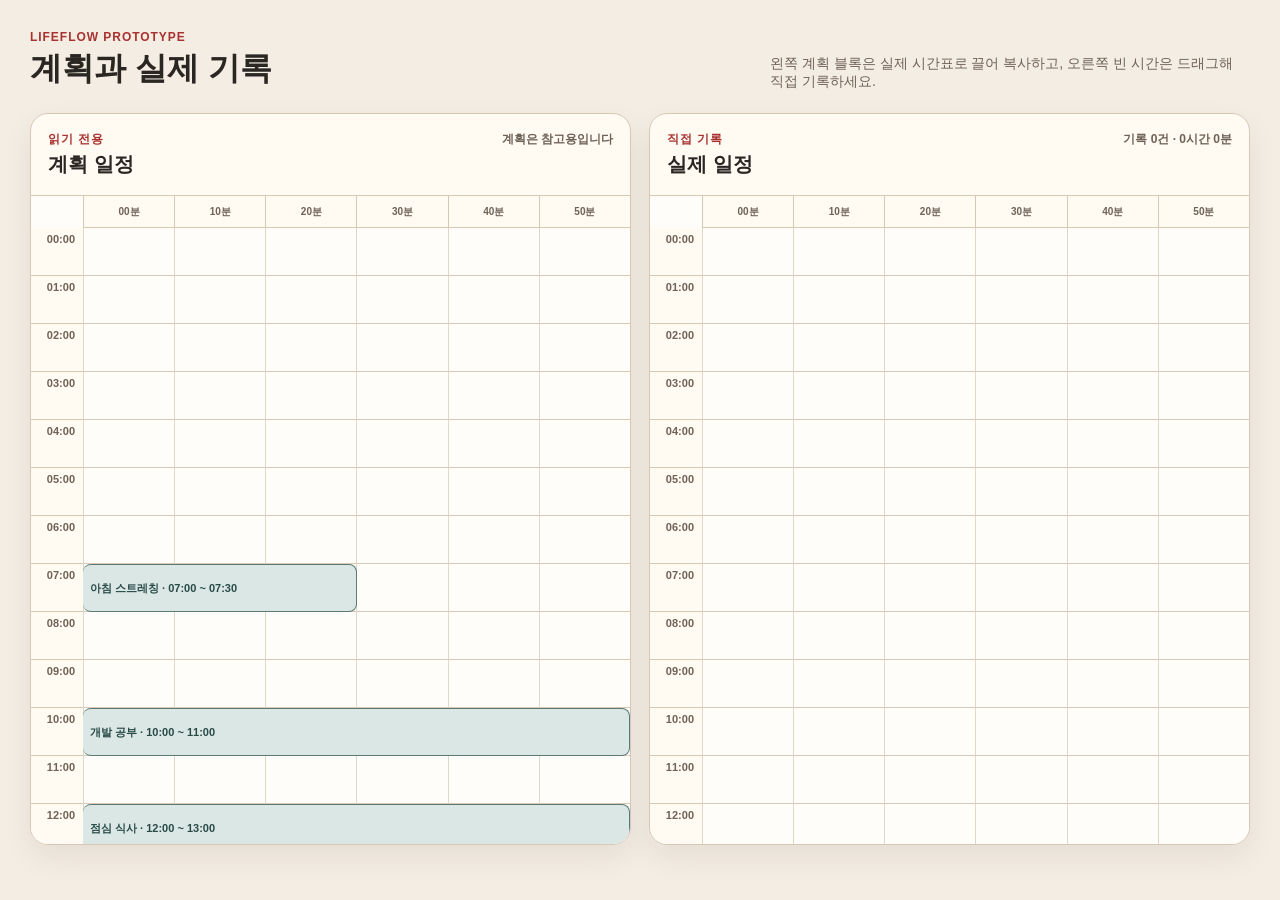
<file: prototypes/actual-timeblock-planner/index.html>
<!doctype html><html lang="ko"><head><meta charset="utf-8"><meta name="viewport" content="width=device-width,initial-scale=1"><title>LifeFlow · 실제 일정 기록 시제품</title><link rel="stylesheet" href="styles.css"></head><body>
<main><header><div><p>LifeFlow prototype</p><h1>계획과 실제 기록</h1></div><span data-status>오른쪽 실제 시간표의 빈 칸을 드래그해 기록하세요.</span></header>
<section class="comparison"><article><div class="heading"><div><p>읽기 전용</p><h2>계획 일정</h2></div><small>계획은 참고용입니다</small></div><div class="grid-scroll"><div class="grid" data-plan-grid></div></div></article><article><div class="heading"><div><p>직접 기록</p><h2>실제 일정</h2></div><output data-total>0개 · 0분</output></div><div class="grid-scroll"><div class="grid" data-actual-grid></div></div></article></section>
</main>
<dialog data-editor><form method="dialog"><header><div><p data-editor-kind>실제 일정 등록</p><h2 data-editor-heading>선택한 시간</h2></div><button value="cancel" formnovalidate aria-label="닫기">×</button></header><p class="range" data-editor-range></p><label>실제 일정명<input required maxlength="80" data-title placeholder="예: 개발 공부"></label><label class="check"><input type="checkbox" data-link-toggle> 계획 일정과 연결</label><fieldset data-plan-picker hidden><legend>연결할 계획 일정</legend><div data-plan-options></div></fieldset><footer><button value="cancel" formnovalidate>취소</button><button class="danger" value="delete" formnovalidate data-delete hidden>삭제</button><button class="primary" value="save" data-save>저장</button></footer></form></dialog>
<script src="app.js"></script></body></html>
</file>
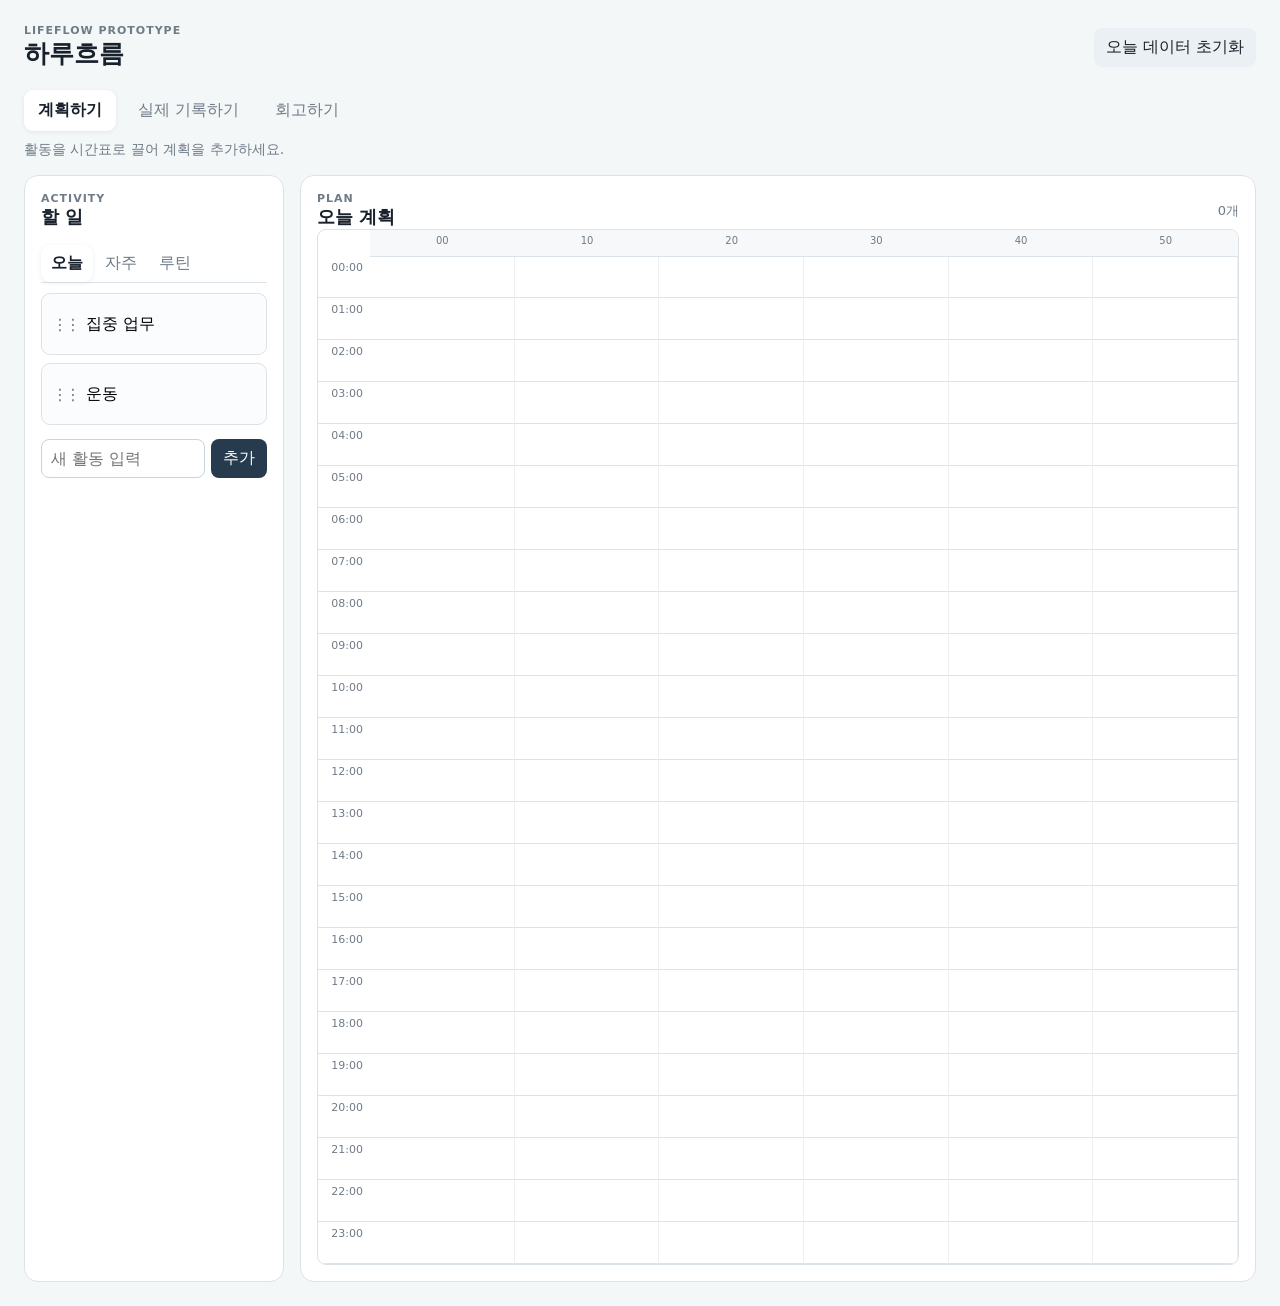
<file: prototypes/day-flow/index.html>
<!doctype html>
<html lang="ko">
<head>
  <meta charset="utf-8">
  <meta name="viewport" content="width=device-width, initial-scale=1">
  <title>하루흐름 · 통합 시제품</title>
  <link rel="stylesheet" href="styles.css">
</head>
<body>
  <main class="app-shell">
    <header class="app-header">
      <div><p class="eyebrow">LIFEFLOW PROTOTYPE</p><h1>하루흐름</h1></div>
      <button id="reset-button" class="button ghost" type="button">오늘 데이터 초기화</button>
    </header>
    <nav class="screen-tabs" aria-label="화면 전환">
      <button class="screen-tab is-active" type="button" data-screen="plan">계획하기</button>
      <button class="screen-tab" type="button" data-screen="actual">실제 기록하기</button>
      <button class="screen-tab" type="button" data-screen="retrospect">회고하기</button>
    </nav>
    <p id="status-message" class="status" aria-live="polite">활동을 시간표로 끌어 계획을 추가하세요.</p>

    <section id="plan-screen" class="screen">
      <aside class="activity-card">
        <div class="card-heading"><div><p class="eyebrow">ACTIVITY</p><h2>할 일</h2></div></div>
        <div class="source-tabs" role="tablist">
          <button type="button" class="source-tab is-active" data-source="today">오늘</button>
          <button type="button" class="source-tab" data-source="frequent">자주</button>
          <button type="button" class="source-tab" data-source="routine">루틴</button>
        </div>
        <div id="activity-list" class="activity-list"></div>
        <form id="activity-form" class="inline-form">
          <label class="sr-only" for="activity-title">새 활동</label>
          <input id="activity-title" maxlength="30" placeholder="새 활동 입력" required>
          <button class="button" type="submit">추가</button>
        </form>
      </aside>
      <section class="schedule-card">
        <div class="card-heading"><div><p class="eyebrow">PLAN</p><h2>오늘 계획</h2></div><span id="plan-count" class="count"></span></div>
        <div id="plan-grid" class="time-grid interactive-grid" aria-label="계획 시간표"></div>
      </section>
    </section>

    <section id="actual-screen" class="screen is-hidden">
      <section class="schedule-card">
        <div class="card-heading"><div><p class="eyebrow">PLAN</p><h2>계획 일정</h2></div><span class="read-only">읽기 전용</span></div>
        <div id="actual-plan-grid" class="time-grid" aria-label="계획 일정 시간표"></div>
      </section>
      <section class="schedule-card">
        <div class="card-heading"><div><p class="eyebrow">ACTUAL</p><h2>실제 기록</h2></div><span id="actual-count" class="count"></span></div>
        <div id="actual-grid" class="time-grid interactive-grid" aria-label="실제 일정 시간표"></div>
      </section>
    </section>

    <section id="retrospect-screen" class="retrospect-screen is-hidden">
      <section class="retrospect-card">
        <div class="card-heading"><div><p class="eyebrow">TODAY'S REVIEW</p><h2>오늘의 시간 요약</h2></div></div>
        <p class="retrospect-note">완료 여부가 아닌, 현재 기록된 시간 기준의 비교입니다.</p>
        <div id="retrospect-summary" class="summary-grid"></div>
      </section>
      <section class="retrospect-card">
        <div class="card-heading"><div><p class="eyebrow">PLAN &amp; ACTUAL</p><h2>계획과 실제 비교</h2></div></div>
        <div id="retrospect-comparison" class="comparison-list"></div>
      </section>
      <section class="retrospect-card">
        <div class="card-heading"><div><p class="eyebrow">KPT</p><h2>오늘의 회고</h2></div></div>
        <form id="kpt-form" class="kpt-form">
          <label for="kpt-keep">Keep <span>오늘 잘했던 점, 계속 유지할 행동</span></label>
          <textarea id="kpt-keep" rows="4" placeholder="잘한 점을 적어보세요."></textarea>
          <label for="kpt-problem">Problem <span>오늘 겪은 문제, 계획대로 진행되지 않은 원인</span></label>
          <textarea id="kpt-problem" rows="4" placeholder="문제를 적어보세요."></textarea>
          <label for="kpt-try">Try <span>내일 시도할 개선 사항</span></label>
          <textarea id="kpt-try" rows="4" placeholder="내일의 시도를 적어보세요."></textarea>
          <div class="kpt-actions"><span id="kpt-saved-status" class="muted"></span><button class="button" type="submit">KPT 저장</button></div>
        </form>
      </section>
    </section>
  </main>

  <dialog id="actual-dialog" class="event-dialog">
    <form id="actual-form" method="dialog">
      <h2 id="dialog-title">실제 일정 기록</h2>
      <p id="dialog-range" class="dialog-range"></p>
      <label for="actual-title">일정명</label>
      <input id="actual-title" maxlength="40" required>
      <label for="plan-link">계획 일정 연결</label>
      <select id="plan-link"><option value="">연결 안 함</option></select>
      <div class="dialog-actions">
        <button id="delete-actual" class="button danger" type="button">삭제</button>
        <button id="cancel-dialog" class="button ghost" value="cancel">취소</button>
        <button class="button" value="default">저장</button>
      </div>
    </form>
  </dialog>
  <dialog id="plan-dialog" class="event-dialog">
    <form id="plan-form" method="dialog">
      <h2>계획 일정</h2><p id="plan-dialog-range" class="dialog-range"></p>
      <label for="plan-activity">활동</label><select id="plan-activity"></select>
      <div class="dialog-actions"><button id="delete-plan" class="button danger" type="button">계획 삭제</button><button class="button ghost" value="cancel">닫기</button><button class="button" value="default">저장</button></div>
    </form>
  </dialog>
  <script src="app.js"></script>
</body>
</html>
</file>
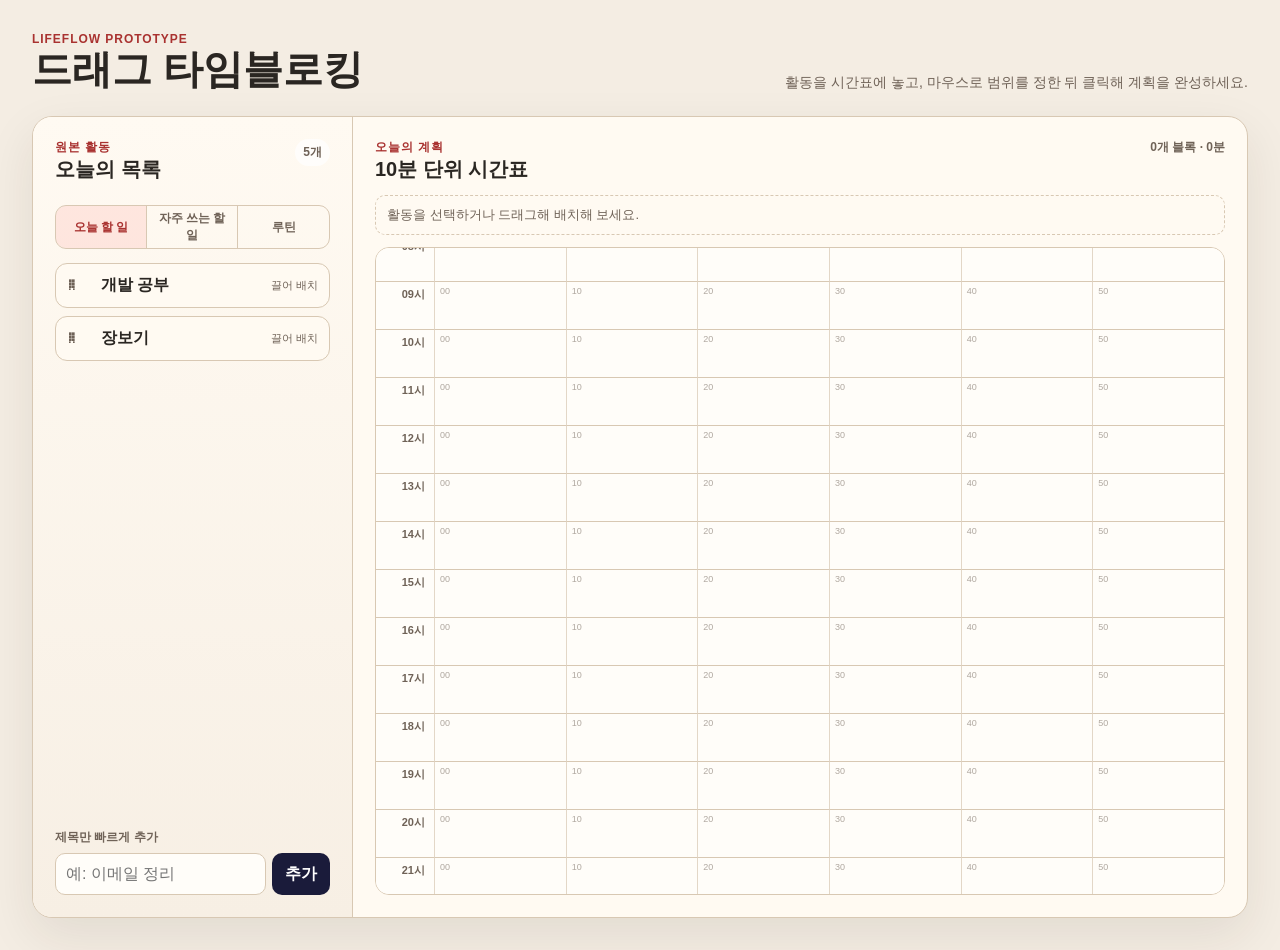
<file: prototypes/timeblock-planner/index.html>
<!doctype html>
<html lang="ko">
<head>
  <meta charset="utf-8">
  <meta name="viewport" content="width=device-width, initial-scale=1">
  <title>LifeFlow · 타임블로킹 시제품</title>
  <link rel="stylesheet" href="styles.css">
</head>
<body>
  <main class="prototype-shell">
    <header class="prototype-header">
      <div><p class="eyebrow">LifeFlow prototype</p><h1>드래그 타임블로킹</h1></div>
      <p class="guide" data-guide>활동을 시간표에 놓고, 마우스로 범위를 정한 뒤 클릭해 계획을 완성하세요.</p>
    </header>

    <section class="planner" aria-label="타임블로킹 시제품">
      <aside class="activity-panel">
        <div class="panel-heading"><div><p class="eyebrow">원본 활동</p><h2>오늘의 목록</h2></div><span class="source-count" data-source-count>5개</span></div>
        <div class="tabs" role="tablist" aria-label="활동 분류">
          <button type="button" role="tab" aria-selected="true" data-tab="today">오늘 할 일</button>
          <button type="button" role="tab" aria-selected="false" data-tab="frequent">자주 쓰는 할 일</button>
          <button type="button" role="tab" aria-selected="false" data-tab="routine">루틴</button>
        </div>
        <div class="activity-list" data-activity-list></div>
        <form class="quick-add" data-add-form>
          <label for="activityTitle">제목만 빠르게 추가</label>
          <div><input id="activityTitle" maxlength="40" placeholder="예: 이메일 정리" required><button type="submit">추가</button></div>
        </form>
        <p class="mobile-selection" data-mobile-selection>모바일: 목록에서 활동을 먼저 선택하세요.</p>
      </aside>

      <section class="timeline-panel">
        <div class="panel-heading timeline-heading"><div><p class="eyebrow">오늘의 계획</p><h2>10분 단위 시간표</h2></div><output class="plan-total" data-plan-total>0개 블록 · 0분</output></div>
        <div class="drag-status" data-drag-status aria-live="polite">활동을 선택하거나 드래그해 배치해 보세요.</div>
        <div class="timeline-scroll" data-timeline-scroll>
          <div class="timeline" data-timeline aria-label="00시부터 24시까지의 시간표"></div>
        </div>
      </section>
    </section>
  </main>

  <dialog class="block-dialog" data-block-dialog>
    <form method="dialog">
      <div class="dialog-heading"><div><p class="eyebrow">계획 블록</p><h2 data-dialog-title></h2></div><button class="icon-button" value="cancel" aria-label="닫기">×</button></div>
      <dl><div><dt>출처</dt><dd data-dialog-source></dd></div><div><dt>시간</dt><dd data-dialog-time></dd></div><div><dt>소요 시간</dt><dd data-dialog-duration></dd></div></dl>
      <div class="dialog-actions"><button value="cancel">닫기</button><button class="danger" value="delete" data-delete-block>블록 삭제</button></div>
    </form>
  </dialog>
  <script src="app.js"></script>
</body>
</html>
</file>
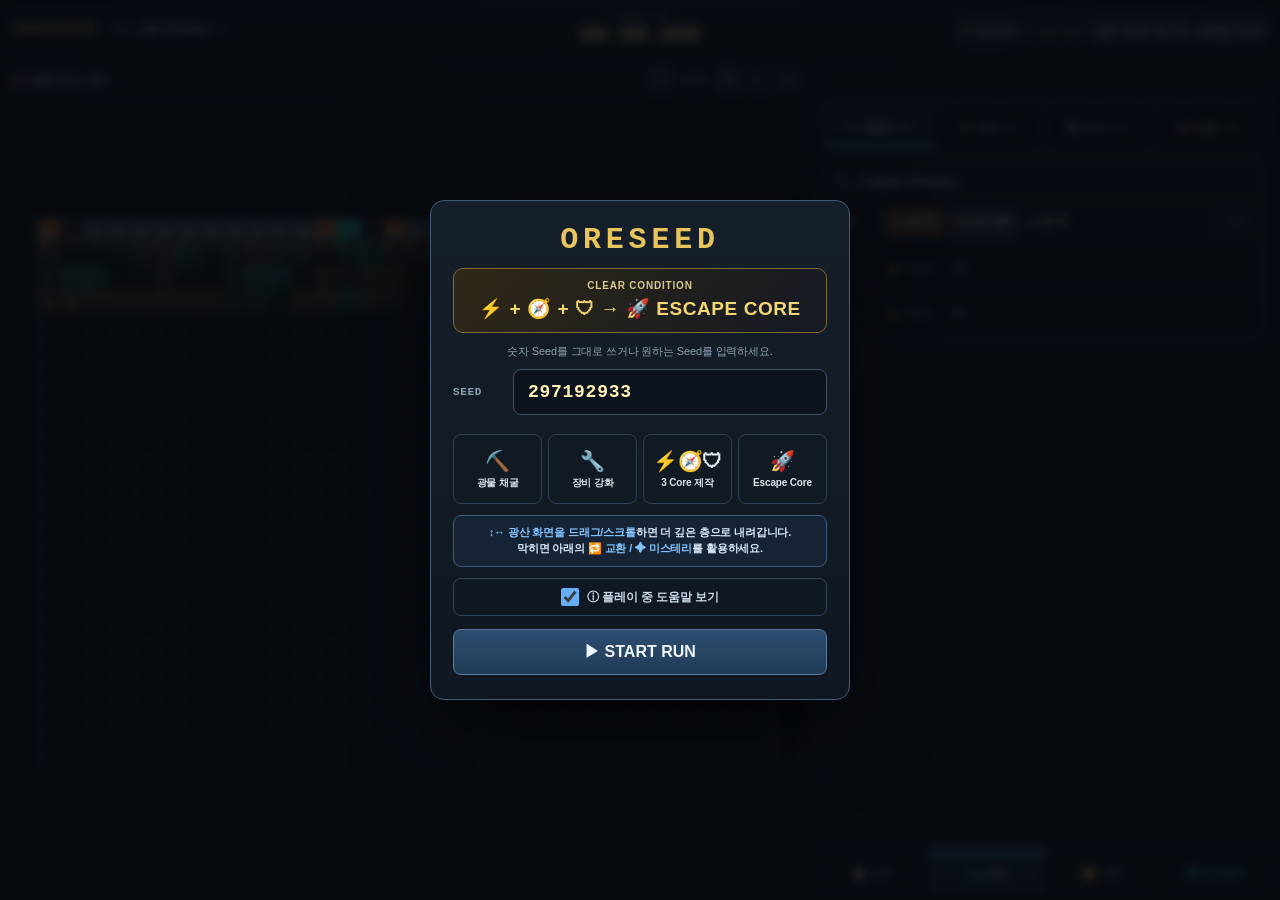
<file: public/sub/oreseed.html>
<!DOCTYPE html>
<html lang="ko">
<head>
<meta charset="UTF-8" />
<meta name="viewport" content="width=device-width, initial-scale=1.0, viewport-fit=cover" />
<title>ORESEED Prototype</title>
<style>
  :root{
    --bg:#0d1015;--panel:#151a22;--panel2:#1d2430;--line:#303948;--text:#e8edf4;--muted:#8e9aae;
    --good:#67d17e;--bad:#eb6a6a;--warn:#f5c45e;--accent:#7bb6ff;--tile:22px;
  }
  *{box-sizing:border-box}
  html,body{margin:0;height:100%;background:radial-gradient(circle at 40% 0%,#1a2029 0%,#0d1015 55%);color:var(--text);font-family:Inter,Segoe UI,Arial,sans-serif;overflow:hidden}
  button{font:inherit;color:inherit;background:#242c38;border:1px solid #3d4859;border-radius:7px;padding:7px 10px;cursor:pointer;transition:.12s}
  button:hover:not(:disabled){background:#334052;transform:translateY(-1px)}
  button:disabled{opacity:.38;cursor:not-allowed}
  .app{height:100vh;display:grid;grid-template-rows:auto 1fr;gap:8px;padding:8px;max-width:1600px;margin:auto}
  header{display:grid;grid-template-columns:minmax(0,1fr) auto minmax(0,1fr);align-items:center;gap:10px;position:relative;background:rgba(21,26,34,.95);border:1px solid var(--line);border-radius:10px;padding:7px 10px;min-height:58px}.header-left,.header-right{display:flex;align-items:center;gap:8px;min-width:0}.header-right{justify-content:flex-end}.timer-stat{text-align:center;min-width:150px}.timer-stat b{font-size:10px;letter-spacing:.12em}.timer-stat span{font-size:25px;line-height:1.05;color:#fff4c2;text-shadow:0 0 16px #f0c76644}.header-right .stat{min-width:72px}
  .brand{font-weight:900;letter-spacing:.18em;font-size:20px;color:#f0c766;margin-right:4px}
  .stat{min-width:92px}.stat b{display:block;font-size:12px;color:var(--muted);font-weight:600}.stat span{font-variant-numeric:tabular-nums;font-weight:800}
  .header-spacer{display:none}
  .main{min-height:0;display:grid;grid-template-columns:minmax(620px,1fr) 460px;gap:8px}
  .board-wrap,.side{background:rgba(21,26,34,.96);border:1px solid var(--line);border-radius:10px;min-height:0;overflow:hidden}
  .board-wrap{display:grid;grid-template-rows:auto 1fr auto}
  .board-toolbar{padding:8px 10px;border-bottom:1px solid var(--line);display:flex;align-items:center;gap:8px;font-size:12px;color:var(--muted)}
  .legend{display:flex;gap:8px;flex-wrap:wrap}.legend span{display:flex;align-items:center;gap:4px}.dot{width:9px;height:9px;border-radius:2px;display:inline-block}
  .board-scroll{min-height:0;overflow:auto;display:flex;align-items:center;justify-content:center;padding:10px}
  #board{display:grid;grid-template-columns:repeat(32,var(--tile));grid-template-rows:repeat(24,var(--tile));gap:1px;background:#080a0d;border:2px solid #394351;box-shadow:0 10px 35px rgba(0,0,0,.35);user-select:none}
  .tile{width:var(--tile);height:var(--tile);position:relative;border:0;padding:0;border-radius:2px;background:#202631;cursor:pointer;overflow:hidden;transition:filter .08s,transform .08s,opacity .12s;color:#fff;text-shadow:0 1px 2px #000,0 0 3px #000;font-weight:900}
  .tile:hover:not(.mined){filter:brightness(1.25);z-index:2;outline:1px solid #fff8}
  .tile.locked:hover{outline:1px solid #ef6b6b}
  .tile.mined{background:#080a0d!important;opacity:.25;cursor:default}.tile.mined .ore-icon{display:none}
  .tile.mineable{box-shadow:inset 0 0 0 1px #ffffff10}
  .tile .depth{position:absolute;inset:0;background:linear-gradient(135deg,rgba(255,255,255,.09),transparent 42%,rgba(0,0,0,.25));pointer-events:none}
  .tile .ore-icon{position:absolute;inset:0;display:flex;align-items:center;justify-content:center;z-index:1;font-size:clamp(8px,calc(var(--tile) * .50),14px);line-height:1;pointer-events:none;letter-spacing:-.04em}
  .tile.strange-tile{box-shadow:inset 0 0 0 1px #d8fff4,0 0 5px #4fffd055;animation:strangePulse 1.7s ease-in-out infinite alternate}
  @keyframes strangePulse{from{filter:brightness(1)}to{filter:brightness(1.28)}}
  .tile .hits{position:absolute;right:1px;bottom:1px;z-index:4;min-width:13px;height:13px;padding:0 2px;border-radius:4px;background:#05070bcc;border:1px solid #ffffff55;display:flex;align-items:center;justify-content:center;font-size:8px;line-height:1;color:#fff;pointer-events:none;font-variant-numeric:tabular-nums}
  .tile:not(.exposed) .hits,.tile.mined .hits{display:none}
  .tile.hit-flash{animation:hitFlash .12s ease-out}
  .tile.crack-1{box-shadow:inset 0 0 0 1px #ffffff25}
  .tile.crack-2{box-shadow:inset 0 0 0 2px #ffffff45}
  .tile.crack-3{box-shadow:inset 0 0 8px 2px #ffffff65}
  @keyframes hitFlash{0%{transform:scale(1)}45%{transform:scale(.86);filter:brightness(1.6)}100%{transform:scale(1)}}
  .tile.bomb-target{outline:2px dashed #ff9d63;z-index:4}
  .board-footer{border-top:1px solid var(--line);padding:7px 10px;display:flex;justify-content:space-between;gap:10px;align-items:center;font-size:12px}
  #message{color:#d6deea;white-space:nowrap;overflow:hidden;text-overflow:ellipsis}.hint{color:var(--muted)}
  .side{display:grid;grid-template-rows:auto 1fr auto}
  .tabs{display:flex;border-top:1px solid var(--line);background:#11161d}
  .tabs button{flex:1;border:0;border-radius:0;padding:9px 4px;background:transparent;color:var(--muted);font-size:12px}
  .tabs button.active{color:#fff;background:#242d39;box-shadow:inset 0 2px #7bb6ff}
  .tab-content{overflow:auto;padding:9px 9px 34px}
  .section{border:1px solid #2c3543;border-radius:9px;background:#11161d;margin-bottom:8px;overflow:hidden}
  .section h3{margin:0;padding:8px 9px;background:#1b222d;border-bottom:1px solid #2c3543;font-size:13px}
  .section-body{padding:8px}
  .inv-grid{display:grid;grid-template-columns:repeat(3,1fr);gap:5px}.inv{background:#1b222c;border:1px solid #303a49;border-radius:6px;padding:6px}.inv small{display:block;color:var(--muted);font-size:10px}.inv strong{font-size:15px}
  .equipment-line{display:flex;justify-content:space-between;align-items:center;gap:8px;padding:6px 0;border-bottom:1px solid #252d39}.equipment-line:last-child{border:0}
  .card{border:1px solid #303a49;border-radius:7px;margin-bottom:5px;background:#181e27;padding:6px}.card.can{border-color:#3d7550}.card.cannot{opacity:.72}.card-title{display:flex;justify-content:space-between;align-items:center;gap:6px;font-weight:800;font-size:13px}.item-desc{margin:5px 0 2px;padding:5px 7px;border-radius:6px;background:#101721;border:1px solid #2b394a;color:#b9c9dd;font-size:10px;line-height:1.35}.item-desc b{color:#f2d579}.recipe{display:flex;align-items:center;gap:6px;margin-top:4px;padding-top:4px;min-height:34px;border-top:1px solid #2d3643}.recipe-name{font-size:12px;font-weight:900;color:#c5cfdd;flex:0 0 42px}.cost{font-size:14px;line-height:1.25;display:flex;align-items:center;gap:6px;white-space:nowrap;min-width:0;overflow-x:auto;scrollbar-width:none;flex:1}.cost::-webkit-scrollbar{display:none}.cost .enough{color:#fff}.cost .short{color:#ffd0d0}.locked-recipe{color:#788495;font-style:italic;flex:1}.mini-btn{padding:4px 7px;font-size:11px}.recipe>.mini-btn{flex:0 0 auto}
  .item-title{display:flex;align-items:center;gap:5px;min-width:0}.item-icon{width:20px;text-align:center;font-size:15px}.mat-chip{display:inline-flex;align-items:center;gap:4px;padding:4px 7px;border-radius:6px;background:#10151c;border:1px solid #2d3745;font-variant-numeric:tabular-nums;font-weight:900;text-shadow:0 1px 2px #000}.mat-chip b{font-size:14px;color:#fff}.exchange-row,.history-row{display:flex;align-items:center;gap:6px;min-height:30px;padding:3px 0;border-bottom:1px solid #252d39;font-size:11px}.history-row:last-child{border-bottom:0}.exchange-flow{display:flex;align-items:center;justify-content:center;gap:5px;white-space:nowrap;min-width:0}.exchange-grid{display:grid;grid-template-columns:repeat(2,minmax(0,1fr));gap:6px}.exchange-card{min-width:0;padding:7px;border:1px solid #303a49;border-radius:8px;background:#181e27;display:grid;grid-template-columns:minmax(0,1fr) auto;align-items:center;gap:6px}.exchange-card.cannot{opacity:.62}.exchange-card .mini-btn{min-width:46px}.exchange-strip{display:grid;grid-template-columns:repeat(4,minmax(0,1fr));gap:5px}.exchange-strip button{min-width:0;white-space:nowrap;overflow:hidden;text-overflow:ellipsis}.history-no{color:var(--muted);font-variant-numeric:tabular-nums;min-width:24px}.history-result{white-space:nowrap;overflow:hidden;text-overflow:ellipsis;flex:1}.radar-line{display:flex;align-items:center;justify-content:space-between;gap:8px;padding:5px 0;font-size:11px}
  .ore-strip{display:flex;align-items:center;justify-content:space-between;gap:5px;padding:5px 7px;border-bottom:1px solid var(--line);background:#10151c;overflow-x:auto;overflow-y:hidden;scrollbar-width:none;white-space:nowrap;min-height:34px}.ore-strip::-webkit-scrollbar{display:none}.ore-strip .ore-owned{display:inline-flex;align-items:center;justify-content:center;gap:3px;flex:1 1 0;min-width:43px;padding:3px 6px;border:1px solid #2d3745;border-radius:6px;font-size:11px;font-variant-numeric:tabular-nums;font-weight:800;text-shadow:0 1px 2px #000}.ore-strip .ore-owned b{font-size:12px;color:#fff}
  .craft-tabs{display:grid;grid-template-columns:repeat(4,1fr);gap:4px;margin-bottom:7px;position:sticky;top:-1px;z-index:5;background:#151a22;padding:2px 0 5px}.craft-tabs button{padding:7px 3px;font-size:11px;font-weight:800}.craft-tabs button.active{border-color:#6daaf1;background:#27374a;box-shadow:inset 0 -2px #7bb6ff}.craft-pane{min-height:0}.howto{margin:8px 0 14px;text-align:left;border:1px solid #303a49;border-radius:9px;background:#10151c;overflow:hidden}.howto div{display:flex;align-items:center;gap:9px;padding:7px 10px;border-bottom:1px solid #26303c;font-size:13px;font-weight:900;line-height:1.2;color:#e1e8f1}.howto div:last-child{border-bottom:0}.howto b{color:#f0c766;min-width:22px;font-size:16px;text-align:center}.howto::before{content:'HOW TO';display:block;padding:5px 9px;background:#1b222d;border-bottom:1px solid #303a49;color:#8fa2ba;font-size:9px;font-weight:900;letter-spacing:.1em}.research-opening{margin-top:5px;padding:9px;border:1px solid #4f6d90;border-radius:7px;background:#182536;text-align:center;font-size:11px}.research-opening strong{font-size:16px;color:#80c7ff;font-variant-numeric:tabular-nums}.mystery-split{display:grid;grid-template-columns:minmax(0,1fr) minmax(0,1fr);gap:8px;min-height:0}.mystery-column{min-width:0}.mystery-column .section{margin-bottom:6px}.mystery-history{max-height:190px;overflow:auto;overscroll-behavior:contain}.goal-banner{margin:8px 0 6px;padding:10px;border:1px solid #b79232;border-radius:10px;background:linear-gradient(135deg,#3b3017,#1a1d21);color:#fff;text-align:center}.goal-banner small{display:block;color:#d6c991;font-size:10px;font-weight:800;letter-spacing:.08em}.goal-banner strong{display:block;margin-top:3px;color:#ffe47d;font-size:20px;letter-spacing:.03em}.pause-overlay{position:fixed;inset:0;z-index:130;display:none;align-items:center;justify-content:center;background:#06080d;backdrop-filter:blur(18px)}.pause-analysis-allowed .pause-overlay{background:#06080dcc;backdrop-filter:blur(4px)}.pause-overlay.open{display:flex}.pause-card{width:min(390px,calc(100vw - 28px));padding:26px 22px;text-align:center;background:#121821;border:1px solid #56677d;border-radius:16px;box-shadow:0 20px 80px #000}.pause-card h2{margin:0;color:#f2d170;letter-spacing:.14em}.pause-card p{color:#aeb9c8;font-size:12px;line-height:1.5}.pause-card button{width:100%;min-height:44px;font-weight:900}.pause-count{font-size:70px;min-height:80px;font-weight:1000;color:#f3d06e;text-shadow:0 0 28px #e6b94a55}.pause-note{font-size:10px!important;color:#7f8b9c!important}
  .run-route{display:grid;grid-template-columns:repeat(4,minmax(0,1fr));gap:5px;margin:9px 0 8px}.run-step{padding:8px 5px;border:1px solid #303b4a;border-radius:8px;background:#10151c;text-align:center;min-width:0}.run-step b{display:block;font-size:18px;line-height:1.1;margin-bottom:3px}.run-step span{display:block;font-size:10px;font-weight:900;line-height:1.2;color:#dce4ee}.control-tip{margin:7px 0 12px;padding:8px 10px;border:1px solid #3d5b7c;border-radius:8px;background:#152335;color:#dbe9fb;font-size:12px;font-weight:900;text-align:center}.control-tip strong{color:#86c6ff}
  .scroll-label{margin-left:auto;padding:4px 8px;border:1px solid #47617f;border-radius:999px;background:#132238;color:#9ed0ff;font-size:10px;font-weight:900;white-space:nowrap;animation:scrollHint 1.4s ease-in-out infinite alternate}.guide-btn{width:28px;min-width:28px;height:26px;padding:0;border-radius:50%;font-weight:1000;color:#9fd0ff}@keyframes scrollHint{from{box-shadow:0 0 0 #67b5ff00}to{box-shadow:0 0 12px #67b5ff55}}
  .tutorial-card{position:fixed;left:50%;bottom:58px;z-index:82;width:min(430px,calc(100vw - 18px));transform:translateX(-50%);display:none;border:1px solid #60738d;border-radius:12px;background:#111823f2;box-shadow:0 12px 42px #000d;padding:9px 10px;backdrop-filter:blur(8px)}.tutorial-card.open{display:block}.tutorial-head{display:flex;align-items:center;gap:7px;margin-bottom:4px}.tutorial-kicker{font-size:9px;color:#8fa8c4;font-weight:1000;letter-spacing:.08em}.tutorial-title{font-size:13px;font-weight:1000;color:#fff}.tutorial-text{font-size:11px;line-height:1.35;color:#d0d9e5}.tutorial-actions{display:flex;justify-content:flex-end;gap:5px;margin-top:7px}.tutorial-actions button{padding:5px 8px;font-size:10px;min-height:30px}.tutorial-actions .primary{border-color:#5f92c9;background:#24466b}.tutorial-pulse{position:relative!important;z-index:29!important;animation:tutorialPulse .75s ease-in-out infinite alternate!important}@keyframes tutorialPulse{from{box-shadow:inset 0 0 0 1px #7bb6ff55,0 0 0 #7bb6ff00}to{box-shadow:inset 0 0 0 1px #b8dcff,0 0 14px #7bb6ffbb}}
  .clear-route{border:1px solid #8c7131;border-radius:9px;background:linear-gradient(135deg,#332b16,#171b21);padding:8px;margin-bottom:7px}.clear-route strong{display:block;color:#ffe27b;font-size:12px;margin-bottom:5px}.clear-route-flow{display:flex;align-items:center;justify-content:space-between;gap:3px;font-size:11px;font-weight:900;white-space:nowrap}.clear-route small{display:block;margin-top:5px;color:#c9bd8a;font-size:9px;line-height:1.35}.tabs button{position:relative}.tabs .nav-badge{position:absolute;right:5px;top:4px;min-width:14px;height:14px;padding:0 3px;border-radius:8px;background:#f0c766;color:#17130a;font-size:8px;line-height:14px;font-weight:1000}

  .tile.fogged{background:#111720!important;opacity:.78!important;filter:none!important;animation:none!important;box-shadow:inset 0 0 0 1px #222b37!important}.tile.fogged .ore-icon{color:#536071;text-shadow:none;font-size:9px}.tile.obstacle{background:repeating-linear-gradient(135deg,#3a414b 0 4px,#252b34 4px 8px)!important;box-shadow:inset 0 0 0 1px #8b6b55,0 0 5px #0008}.tile.obstacle .ore-icon{font-size:clamp(9px,calc(var(--tile) * .58),15px)}
  .goal{display:flex;align-items:center;justify-content:space-between;padding:6px 0;border-bottom:1px solid #29313d}.goal:last-child{border:0}.done{color:#6ed788}.undone{color:#b8c2d2}
  .notice{padding:7px;border-left:3px solid #5a8eca;background:#182231;color:#bfcbe0;font-size:11px;line-height:1.45}
  .pill{display:inline-block;padding:2px 5px;border:1px solid #405064;border-radius:99px;font-size:10px;color:#b7c6d9}
  .qty{color:#f0d16c;font-variant-numeric:tabular-nums}
  .debug-toggle{flex:0 0 auto;height:26px;min-width:34px;padding:0 5px;font-size:8px;font-weight:900;opacity:.52;border-style:dashed}.debug-toggle:hover{opacity:1}.debug-panel{position:fixed;right:8px;top:72px;bottom:auto;z-index:90;background:#111821;border:1px solid #495568;border-radius:8px;padding:7px;width:210px;display:none;box-shadow:0 8px 25px #0009}.debug-panel.open{display:block}.debug-panel button{width:100%;font-size:11px;margin-top:4px}
  .panel-toggle{display:none;flex:0 0 auto!important;border-left:1px solid var(--line)!important;color:#9db0c6!important;font-size:9px!important;font-weight:900!important;white-space:nowrap}
  .system-help{margin-bottom:7px;padding:7px 8px;border:1px solid #35516d;border-radius:8px;background:#132132;color:#c8dbef;font-size:10px;line-height:1.45}.system-help strong{color:#88c9ff}.system-help-grid{display:grid;grid-template-columns:1fr 1fr;gap:5px}.system-help-grid>div{padding:6px;border:1px solid #2b3b4d;border-radius:7px;background:#101820}
  .modal{position:fixed;inset:0;background:#05070bdc;display:none;align-items:center;justify-content:center;z-index:100}.modal.open{display:flex}.result{width:min(480px,90vw);background:#151b24;border:1px solid #5b6b80;border-radius:14px;padding:24px;box-shadow:0 20px 70px #000}.result h1{letter-spacing:.18em;text-align:center;color:#f0cb67;margin:0}.result h2{text-align:center;margin:8px 0 20px}.result-grid{display:grid;grid-template-columns:1fr 1fr;gap:7px;margin:15px 0}.result-grid div{display:flex;justify-content:space-between;background:#10151c;padding:7px;border-radius:6px}.result-actions{display:flex;gap:8px}.result-actions button{flex:1;padding:10px}
  .bomb-mode{box-shadow:0 0 0 2px #dd7348 inset!important;color:#ffd0bd!important}
  .start-overlay{position:fixed;inset:0;z-index:95;display:none;align-items:center;justify-content:center;background:#070a0fd9;backdrop-filter:blur(5px)}
  .start-overlay.open{display:flex}
  .start-card{width:min(420px,calc(100vw - 28px));padding:26px 22px;text-align:center;background:#151b24;border:1px solid #4d5c70;border-radius:16px;box-shadow:0 18px 70px #000c}
  .start-card h2{margin:0 0 8px;color:#f0c766;letter-spacing:.15em}.start-card p{margin:5px 0 10px;color:var(--muted);font-size:12px;line-height:1.5}
  #startRunBtn{width:100%;padding:13px;font-weight:900;font-size:16px;border-color:#6884a8;background:#25364b}
  #countdownText{font-size:74px;font-weight:1000;line-height:1;color:#f3d06e;text-shadow:0 0 28px #e6b94a55;margin:7px 0;min-height:78px}
  .box-opening{margin-top:7px;padding:9px;border:1px solid #4d5260;border-radius:8px;background:#10151c;text-align:center}
  .box-opening strong{font-size:17px;color:#f2d070;font-variant-numeric:tabular-nums}
  .mobile-board-controls{display:none;margin-left:auto;align-items:center;gap:5px}
  .mobile-board-controls button{padding:4px 9px;min-width:34px}
  button,.tile{-webkit-tap-highlight-color:transparent;touch-action:manipulation}
  @media(max-width:1100px){:root{--tile:19px}.main{grid-template-columns:minmax(560px,1fr) 390px}.stat{min-width:70px}.brand{font-size:17px}}

  /* 모바일: 한 화면을 고정하고 상단은 1줄, 하단 탭 내용만 내부 스크롤한다. */
  body.mobile-layout{overflow:hidden;background:#0d1015}
  body.mobile-layout .app{height:100dvh;min-height:0;display:grid;grid-template-rows:42px minmax(0,1fr);gap:4px;padding:4px;padding-top:max(4px,env(safe-area-inset-top));padding-bottom:max(4px,env(safe-area-inset-bottom));max-width:none;overflow:hidden}
  body.mobile-layout header{display:grid;grid-template-columns:minmax(0,1fr) auto minmax(0,1fr);align-items:center;gap:3px;position:relative;z-index:30;min-width:0;min-height:0;height:42px;padding:3px 4px;border-radius:8px;background:rgba(17,22,29,.98);backdrop-filter:blur(8px);overflow:hidden}
  body.mobile-layout .header-left,.mobile-layout .header-right{gap:2px;min-width:0}.mobile-layout .header-left{overflow:hidden}.mobile-layout .header-right{justify-content:flex-end;overflow:visible}.mobile-layout .brand{flex:0 0 auto;font-size:10px;letter-spacing:.04em;line-height:30px;margin:0 2px 0 0;white-space:nowrap}
  body.mobile-layout .stat{flex:0 1 auto;min-width:0;padding:0;border:0;background:transparent;text-align:center;overflow:visible}.mobile-layout .timer-stat{min-width:88px}.mobile-layout .timer-stat span{font-size:17px!important;line-height:32px!important;color:#fff0a8}
  body.mobile-layout .stat b{display:none}
  body.mobile-layout .stat span{display:block;font-size:9px;line-height:28px;white-space:nowrap;font-weight:800}
  body.mobile-layout .seed-stat,body.mobile-layout .speed-stat{display:none}.mobile-layout .excavation-stat{max-width:38px}.mobile-layout .gear-stat{max-width:42px}
  body.mobile-layout #seedLabel{max-width:57px;overflow:hidden;text-overflow:ellipsis}
  body.mobile-layout #seedLabel::before{content:'#';color:var(--muted)}
  body.mobile-layout #timer::before{content:''}
  body.mobile-layout #excavation::before{content:'⛏';font-size:9px}
  body.mobile-layout #speedMult::before{content:'⚡';font-size:9px}
  body.mobile-layout #pickaxeLabel{font-size:0;min-width:20px}
  body.mobile-layout #pickaxeLabel::after{content:attr(data-short);font-size:9px;color:#e5c96e}
  body.mobile-layout .header-spacer{display:none}
  body.mobile-layout .header-right>button{flex:0 0 25px;width:25px;min-width:25px;height:28px;min-height:28px;padding:0;border-radius:6px;font-size:0;line-height:28px}
  body.mobile-layout #bombBtn{font-size:0}
  body.mobile-layout #bombBtn::before{content:'💣';font-size:13px}
  body.mobile-layout #bombBtn span{font-size:8px;vertical-align:super;margin-left:-2px}
  body.mobile-layout #pauseBtn::after{content:'⏸';font-size:13px}.mobile-layout #restartBtn::after{content:'↻';font-size:16px}
  body.mobile-layout #newSeedBtn::after{content:'✦';font-size:14px}

  body.mobile-layout .main{height:100%;min-height:0;display:grid;grid-template-columns:1fr;grid-template-rows:minmax(0,56%) minmax(0,44%);gap:4px;margin:0;overflow:hidden}
  body.mobile-layout .board-wrap{min-height:0;display:grid;grid-template-rows:34px minmax(0,1fr) 38px;overflow:hidden;border-radius:8px}
  body.mobile-layout .board-toolbar{padding:4px 6px;min-height:0;height:34px;gap:5px;overflow:hidden}
  body.mobile-layout .board-toolbar>strong{font-size:10px;white-space:nowrap}
  body.mobile-layout .legend{display:none}
  body.mobile-layout .mobile-board-controls{display:flex}
  body.mobile-layout .mobile-board-controls button{height:26px;min-height:26px;padding:0 8px}
  body.mobile-layout .mobile-board-controls span{font-size:9px;min-width:31px;text-align:center}
  body.mobile-layout .board-scroll{min-height:0;justify-content:flex-start;align-items:flex-start;overflow:auto;padding:5px;overscroll-behavior:contain;-webkit-overflow-scrolling:touch;touch-action:pan-x pan-y}
  body.mobile-layout #board{flex:0 0 auto}
  body.mobile-layout .tile:hover:not(.mined){filter:none;outline:none}
  body.mobile-layout .tile:active:not(.mined){filter:brightness(1.35)}
  body.mobile-layout .tile .ore-icon{font-size:clamp(8px,calc(var(--tile) * .52),13px)}
  body.mobile-layout .board-footer{height:38px;min-height:0;padding:4px 7px;display:block;font-size:10px;overflow:hidden}
  body.mobile-layout #message{white-space:nowrap;overflow:hidden;text-overflow:ellipsis;line-height:14px;min-height:14px}
  body.mobile-layout .board-footer .hint{display:block;white-space:nowrap;overflow:hidden;text-overflow:ellipsis;font-size:8px;line-height:12px}

  body.mobile-layout .side{min-height:0;display:grid;grid-template-rows:32px minmax(0,1fr) 42px;overflow:hidden;border-radius:8px}
  body.mobile-layout .ore-strip{height:32px;min-height:32px;padding:3px 4px;gap:2px;justify-content:space-between}.mobile-layout .ore-strip .ore-owned{flex:1 0 30px;min-width:30px;padding:2px 3px;font-size:9px}.mobile-layout .ore-strip .ore-owned b{font-size:10px}
  body.mobile-layout .tabs{position:relative;top:auto;z-index:25;height:42px;border-top:1px solid var(--line);border-bottom:0;background:#11161d;overflow:hidden}
  body.mobile-layout .tabs button{min-height:42px;height:42px;padding:0 3px;font-size:10px;font-weight:800}
  body.mobile-layout .scroll-label{margin-left:auto;padding:3px 6px;font-size:8px;max-width:118px;overflow:hidden;text-overflow:ellipsis}.mobile-layout .guide-btn{width:26px;min-width:26px;height:26px;padding:0}
  body.mobile-layout .tutorial-card{bottom:50px;width:calc(100vw - 10px);padding:7px 8px;border-radius:10px}.mobile-layout .tutorial-title{font-size:12px}.mobile-layout .tutorial-text{font-size:10px}.mobile-layout .tutorial-actions{margin-top:5px}.mobile-layout .tutorial-actions button{min-height:28px;padding:4px 7px}.mobile-layout .run-route{gap:3px}.mobile-layout .run-step{padding:6px 2px}.mobile-layout .run-step b{font-size:16px}.mobile-layout .run-step span{font-size:8px}.mobile-layout .control-tip{font-size:10px;padding:6px;margin:6px 0 9px}.mobile-layout .clear-route-flow{font-size:9px}

  body.mobile-layout .tab-content{min-height:0;height:100%;overflow-y:auto;overscroll-behavior:contain;-webkit-overflow-scrolling:touch;padding:5px 6px 30px}
  body.mobile-layout .section{margin-bottom:5px}
  body.mobile-layout .section h3{padding:7px 8px;font-size:11px}
  body.mobile-layout .section-body{padding:6px}
  body.mobile-layout .inv-grid{grid-template-columns:repeat(5,minmax(0,1fr));gap:3px}
  body.mobile-layout .inv{padding:4px 3px;min-width:0;text-align:center}
  body.mobile-layout .inv small{font-size:8px;overflow:hidden;text-overflow:ellipsis;white-space:nowrap}
  body.mobile-layout .inv strong{font-size:12px}
  body.mobile-layout .recipe{display:flex;gap:3px;min-height:28px;margin-top:2px;padding-top:2px}
  body.mobile-layout .recipe-name{flex-basis:39px;font-size:11px;font-weight:900}
  body.mobile-layout .cost{font-size:13px;overflow-x:auto;overflow-wrap:normal;gap:4px}
  body.mobile-layout .mat-chip{padding:4px 6px;gap:3px}body.mobile-layout .mat-chip b{font-size:13px}body.mobile-layout .exchange-grid{grid-template-columns:repeat(2,minmax(0,1fr));gap:4px}body.mobile-layout .exchange-card{padding:5px 4px;gap:3px}body.mobile-layout .exchange-flow{gap:3px}body.mobile-layout .exchange-strip{grid-template-columns:repeat(4,minmax(0,1fr));gap:4px}
  body.mobile-layout .mini-btn{min-height:34px;padding:4px 6px;font-size:10px}
  body.mobile-layout .card-title .mini-btn{min-width:50px}
  body.mobile-layout .section-body>button{min-height:38px}.mobile-layout .mystery-split{gap:4px}.mobile-layout .mystery-column .section h3{font-size:10px;padding:6px}.mobile-layout .mystery-column .section-body{padding:5px}.mobile-layout .mystery-history{max-height:150px}.mobile-layout .history-row{font-size:9px;gap:3px}
  body.mobile-layout .craft-tabs{gap:3px;margin-bottom:5px;padding-bottom:4px}.mobile-layout .craft-tabs button{height:34px;min-height:34px;padding:0 2px;font-size:10px}
  body.mobile-layout .debug-toggle{display:block;height:26px;min-height:26px;min-width:31px;padding:0 3px;font-size:7px;opacity:.45}
  body.mobile-layout .debug-panel{right:max(6px,env(safe-area-inset-right));top:50px;bottom:auto;width:min(250px,calc(100vw - 12px));max-height:55dvh;overflow:auto}
  body.mobile-layout .panel-toggle{display:block!important;flex:0 0 56px!important;width:56px;padding:0 2px!important;font-size:8px!important}
  body.mobile-layout.panel-collapsed .main{grid-template-rows:minmax(0,1fr) 42px!important}
  body.mobile-layout.panel-collapsed .board-wrap{grid-template-rows:minmax(0,1fr)!important}
  body.mobile-layout.panel-collapsed .board-toolbar,body.mobile-layout.panel-collapsed .board-footer{display:none!important}
  body.mobile-layout.panel-collapsed .side{grid-template-rows:42px!important;background:#11161d}
  body.mobile-layout.panel-collapsed .ore-strip,body.mobile-layout.panel-collapsed .tab-content{display:none!important}
  body.mobile-layout.panel-collapsed .tabs{height:42px!important}
  body.mobile-layout .item-desc{font-size:9px;padding:5px 6px;margin:4px 0 2px}
  body.mobile-layout .system-help{font-size:9px;padding:6px;margin-bottom:5px}.mobile-layout .system-help-grid{gap:4px}.mobile-layout .system-help-grid>div{padding:5px}
  body.mobile-layout .result{width:calc(100vw - 16px);max-height:92dvh;overflow:auto;padding:16px 12px}
  body.mobile-layout .result h1{font-size:22px}
  body.mobile-layout .result h2{font-size:17px;margin-bottom:10px}
  body.mobile-layout .result-grid{grid-template-columns:1fr;gap:4px}
  body.mobile-layout .result-actions{position:sticky;bottom:0;background:#151b24;padding-top:7px}
  body.mobile-layout .result-actions button{min-height:42px}

  @media(max-width:420px){
    body.mobile-layout .brand{font-size:10px}
    body.mobile-layout .stat span{font-size:8px}
    body.mobile-layout #seedLabel{max-width:48px}
    body.mobile-layout .header-right>button{flex-basis:23px;width:23px;min-width:23px}
    body.mobile-layout .main{grid-template-rows:minmax(0,55%) minmax(0,45%)}
  }


  /* ==========================================================
     UI POLISH LAYER — 기능 로직은 건드리지 않고 시각 체계만 통일
     ========================================================== */
  :root{
    --bg:#080b10;
    --panel:#111720;
    --panel2:#17202b;
    --panel3:#1c2734;
    --line:#2a3747;
    --line-strong:#40516a;
    --text:#edf3fb;
    --muted:#91a0b4;
    --good:#63d58b;
    --bad:#ef7373;
    --warn:#f2c75c;
    --accent:#67aef8;
    --accent-soft:#17304a;
    --gold:#e7c45d;
    --radius:8px;
    --radius-lg:11px;
    --shadow:0 12px 32px rgba(0,0,0,.28);
    --font-ui:"Segoe UI Variable","Segoe UI","Noto Sans KR","Apple SD Gothic Neo","Malgun Gothic",sans-serif;
    --font-num:ui-monospace,"SFMono-Regular",Consolas,"Liberation Mono",monospace;
  }
  html,body{font-family:var(--font-ui);background:radial-gradient(circle at 50% -10%,#172231 0%,#0b1017 38%,var(--bg) 72%);letter-spacing:-.01em}
  button{min-height:34px;border-radius:var(--radius);border:1px solid var(--line-strong);background:linear-gradient(180deg,#243243,#1b2633);font-size:12px;font-weight:800;line-height:1;color:#dce8f6;box-shadow:inset 0 1px rgba(255,255,255,.035);transition:background .12s,border-color .12s,transform .08s,filter .12s}
  button:hover:not(:disabled){background:linear-gradient(180deg,#2d4157,#223347);border-color:#57718f;transform:none;filter:brightness(1.05)}
  button:active:not(:disabled){transform:translateY(1px);filter:brightness(.96)}
  button:focus-visible{outline:2px solid var(--accent);outline-offset:2px}
  button:disabled{opacity:.4;filter:saturate(.45)}
  .app{gap:6px;padding:6px}
  header,.board-wrap,.side{border-color:var(--line);box-shadow:var(--shadow)}
  header{background:linear-gradient(180deg,rgba(18,25,35,.98),rgba(13,19,27,.98));border-radius:var(--radius-lg);min-height:56px;padding:6px 9px}
  .brand{font-family:var(--font-num);font-size:19px;letter-spacing:.14em;color:var(--gold);text-shadow:0 0 18px rgba(231,196,93,.18)}
  .stat b,.timer-stat b{font-family:var(--font-num);font-size:9px;letter-spacing:.09em;color:#77879b;text-transform:uppercase}
  .stat span{font-family:var(--font-num);font-size:12px;font-weight:800;color:#dce6f2}
  .timer-stat{min-width:164px}.timer-stat span{font-family:var(--font-num);font-size:25px;font-weight:900;letter-spacing:-.04em;color:#fff0a8;text-shadow:0 0 18px rgba(242,199,92,.18)}
  .header-right button{white-space:nowrap}
  .board-wrap,.side{background:linear-gradient(180deg,#111821,#0f151d);border-radius:var(--radius-lg)}
  .board-toolbar,.board-footer,.ore-strip,.tabs{background:#0e151e}
  .board-toolbar{height:38px;padding:5px 8px;font-family:var(--font-num);font-size:10px;color:#8fa0b5}
  .board-toolbar>strong{color:#c7d6e7;letter-spacing:.05em}
  .board-scroll{background:radial-gradient(circle at center,#111821,#090d12 72%)}
  #board{border-color:#38495e;background:#05080c;box-shadow:0 12px 36px rgba(0,0,0,.42)}
  .tile{border-radius:2px}
  .board-footer{min-height:36px;padding:6px 9px;font-size:11px}
  #message{font-weight:700}.hint{font-size:10px}

  .ore-strip{min-height:36px;padding:4px 6px;gap:4px}
  .ore-strip .ore-owned{min-height:27px;border-color:rgba(255,255,255,.12);border-radius:7px;font-family:var(--font-num);font-size:10px;box-shadow:inset 0 1px rgba(255,255,255,.06)}
  .ore-strip .ore-owned b{font-size:12px}

  .tabs{height:44px;border-top-color:var(--line)}
  .tabs button{min-height:44px;border:0;border-right:1px solid rgba(255,255,255,.045);border-radius:0;background:#0e151e;color:#8190a3;font-size:11px;font-weight:800;box-shadow:none}
  .tabs button:last-child{border-right:0}.tabs button:hover:not(:disabled){background:#172230;color:#c8d7e9}
  .tabs button.active{background:linear-gradient(180deg,#18283a,#152333);color:#fff;border-top:2px solid var(--accent);box-shadow:inset 0 1px rgba(255,255,255,.04)}
  .tabs .nav-badge{top:4px;right:6px;background:var(--warn);color:#15110a;font-family:var(--font-num)}
  .panel-toggle{color:#9eafc4!important;background:#111a25!important}

  .tab-content{padding:8px 8px 40px;scrollbar-color:#314359 transparent;scrollbar-width:thin}
  .section{margin-bottom:7px;border-color:var(--line);border-radius:var(--radius-lg);background:#111923;box-shadow:0 5px 15px rgba(0,0,0,.12)}
  .section h3{padding:8px 9px;background:linear-gradient(180deg,#1a2532,#151f2b);border-bottom-color:var(--line);font-size:12px;font-weight:900;letter-spacing:0;color:#e1ebf7}
  .section-body{padding:7px}
  .card{margin-bottom:6px;padding:7px;border-color:#304054;border-radius:var(--radius);background:linear-gradient(180deg,#19232f,#151e29)}
  .card.can{border-color:#397856;box-shadow:inset 3px 0 #58c981}.card.cannot{opacity:.67}
  .card-title{font-size:12px;font-weight:900}.item-icon{width:22px;font-size:16px}.item-desc{margin:5px 0 3px;padding:5px 7px;border-color:#293a4d;background:#101923;color:#aebed0;font-size:10px;line-height:1.45}
  .item-desc b{color:#e8ca70}
  .recipe{min-height:38px;gap:7px;margin-top:5px;padding-top:5px;border-top-color:#293746}
  .recipe-name{flex-basis:45px;font-family:var(--font-num);font-size:10px;letter-spacing:.02em;color:#9fb0c4}
  .cost{gap:5px;font-size:13px}
  .mat-chip{min-height:27px;padding:4px 7px;border-color:rgba(255,255,255,.12);border-radius:7px;font-family:var(--font-num);font-size:11px;box-shadow:inset 0 1px rgba(255,255,255,.05)}
  .mat-chip b{font-size:13px}
  .mini-btn{min-height:30px;padding:5px 8px;font-size:10px;border-radius:7px}
  .locked-recipe{font-size:11px;color:#708097}
  .notice,.system-help,.control-tip{border-radius:var(--radius);font-size:10px}
  .notice{border-left-color:#5897d8;background:#132236;color:#bbcee3}
  .pill{font-family:var(--font-num);font-size:9px}

  .craft-tabs{gap:4px;margin-bottom:7px;padding:3px 0 6px;background:linear-gradient(180deg,#111720 78%,rgba(17,23,32,0));}
  .craft-tabs button{min-height:34px;padding:0 4px;background:#141e29;border-color:#304156;font-size:10px}
  .craft-tabs button.active{background:#1a334d;border-color:#5689bb;color:#eaf5ff;box-shadow:inset 0 -2px var(--accent)}

  .exchange-grid{gap:6px}.exchange-card{padding:7px;border-color:#304054;border-radius:var(--radius);background:#151f2b}.exchange-card.cannot{opacity:.58}
  .exchange-row,.history-row{min-height:32px;padding:4px 0;border-bottom-color:#263544;font-size:10px}
  .history-no{font-family:var(--font-num);font-size:9px}.history-result{font-size:10px}
  .exchange-strip{gap:5px}
  .mystery-split{gap:7px}
  .research-opening,.box-opening{border-color:#3b5f86;background:#102033;border-radius:var(--radius)}
  .research-opening strong,.box-opening strong{font-family:var(--font-num)}

  .goal-banner,.clear-route{border-color:#806a31;background:linear-gradient(135deg,#302817,#141923);box-shadow:inset 0 0 22px rgba(231,196,93,.04)}
  .goal-banner strong,.clear-route strong{color:#f3d774}
  .run-step{border-color:#2f4054;background:#111923;border-radius:var(--radius)}
  .run-step span{font-size:9px}
  .howto{border-color:#2c3b4e;background:#101821;border-radius:var(--radius-lg)}
  .howto::before{background:#17212d;color:#8192a7}
  .howto div{border-bottom-color:#243343;font-size:11px;color:#d4deeb}
  .tutorial-card,.start-card,.pause-card,.result{border-color:#455a73;background:linear-gradient(180deg,#151f2a,#101720);border-radius:14px;box-shadow:0 24px 80px rgba(0,0,0,.58)}
  .start-card h2,.result h1{font-family:var(--font-num);color:var(--gold);letter-spacing:.13em}
  #startRunBtn,.pause-card button{background:linear-gradient(180deg,#2d4e70,#213b57);border-color:#567ca3;color:#f0f7ff}

  .debug-toggle{height:26px;min-height:26px;min-width:38px;padding:0 6px;border:1px dashed #50647d;background:#121c27;color:#8fa4bb;font-family:var(--font-num);font-size:8px;letter-spacing:.05em;opacity:.72;box-shadow:none}
  .debug-toggle:hover,.debug-toggle.active{opacity:1;border-style:solid;border-color:#d19456;background:#2b2118;color:#ffd39a}
  .debug-panel{width:228px;padding:8px;border-color:#485d75;border-radius:10px;background:#0e1620;box-shadow:0 18px 50px rgba(0,0,0,.55)}
  .debug-head{display:flex;align-items:center;justify-content:space-between;gap:8px;margin-bottom:6px;padding:2px 2px 7px;border-bottom:1px solid #263648;font-family:var(--font-num);font-size:10px;color:#e1b675;letter-spacing:.07em}
  .debug-close{width:27px!important;min-width:27px!important;height:27px!important;min-height:27px!important;margin:0!important;padding:0!important;border-color:#58463a!important;background:#211914!important;color:#e6b987!important;font-size:11px!important}
  .debug-panel>button:not(.debug-close){min-height:32px;margin-top:5px;font-size:10px;text-align:left}

  /* compact mobile UI follows the exact same visual language */
  body.mobile-layout .app{gap:3px;padding:3px;padding-top:max(3px,env(safe-area-inset-top));padding-bottom:max(3px,env(safe-area-inset-bottom))}
  body.mobile-layout header{height:42px;border-radius:8px;padding:3px 4px;background:linear-gradient(180deg,#111923,#0d141c)}
  body.mobile-layout .brand{font-family:var(--font-num);font-size:9px;letter-spacing:.04em;color:var(--gold)}
  body.mobile-layout .timer-stat span{font-family:var(--font-num);font-size:17px!important;color:#fff0a8}
  body.mobile-layout .stat span{font-family:var(--font-num);font-size:8px;line-height:28px}
  body.mobile-layout .header-right>button{border-color:#32445a;background:#15202c;border-radius:6px;box-shadow:none}
  body.mobile-layout .main{gap:3px}
  body.mobile-layout .board-wrap,body.mobile-layout .side{border-radius:8px}
  body.mobile-layout .board-toolbar{height:34px;padding:3px 5px;gap:4px}
  body.mobile-layout .board-footer{height:36px;padding:4px 6px}
  body.mobile-layout #message{font-size:9px}.mobile-layout .board-footer .hint{font-size:8px}
  body.mobile-layout .ore-strip{height:32px;padding:3px;gap:2px}.mobile-layout .ore-strip .ore-owned{min-height:24px;border-radius:5px;font-size:8px}.mobile-layout .ore-strip .ore-owned b{font-size:9px}
  body.mobile-layout .tabs{height:42px}.mobile-layout .tabs button{height:42px;min-height:42px;font-size:9px}
  body.mobile-layout .tab-content{padding:5px 5px 34px}
  body.mobile-layout .section{margin-bottom:5px;border-radius:8px}.mobile-layout .section h3{padding:6px 7px;font-size:10px}.mobile-layout .section-body{padding:5px}
  body.mobile-layout .card{padding:6px;margin-bottom:5px;border-radius:7px}.mobile-layout .card-title{font-size:11px}.mobile-layout .item-icon{font-size:14px}.mobile-layout .item-desc{font-size:8.5px;line-height:1.4}
  body.mobile-layout .recipe{min-height:32px;gap:4px}.mobile-layout .recipe-name{flex-basis:38px;font-size:9px}.mobile-layout .cost{font-size:11px;gap:3px}.mobile-layout .mat-chip{min-height:25px;padding:3px 5px;border-radius:5px}.mobile-layout .mat-chip b{font-size:11px}.mobile-layout .mini-btn{min-height:30px;padding:4px 6px;font-size:9px}
  body.mobile-layout .craft-tabs button{height:32px;min-height:32px;font-size:9px}
  body.mobile-layout .debug-panel{top:47px;right:max(4px,env(safe-area-inset-right));width:min(228px,calc(100vw - 8px));max-height:58dvh}
  body.mobile-layout .debug-toggle{height:25px;min-height:25px;min-width:36px;padding:0 4px;font-size:7px}
  body.mobile-layout .panel-toggle{font-size:8px!important}

  /* === UI cleanup v2: one visual hierarchy, no nested craft cards === */
  :root{--ui-h:34px;--ui-font:12px;--ui-small:10px;--ui-title:13px}
  header{grid-template-columns:minmax(240px,1fr) 170px minmax(240px,1fr);gap:8px}
  .header-left{gap:10px}.header-right{gap:6px}.header-right button{min-height:34px}
  .brand{font-size:16px}.stat b{font-size:9px}.stat span{font-size:12px}.timer-stat span{font-size:24px}.timer-stat b{font-size:9px}
  .section,.card,.clear-route,.goal-banner{box-shadow:none}
  .card{border:1px solid #33465b;background:linear-gradient(180deg,#172230,#121a24);padding:9px;margin:0 0 7px;border-radius:9px}
  .card-title{font-size:13px;min-height:28px}.item-desc{font-size:10px;margin:4px 0 5px;background:transparent;border:0;border-top:1px solid #27384a;border-radius:0;padding:6px 0 2px}
  .recipe{min-height:40px}.recipe-name{font-size:10px}.mat-chip{font-size:12px}.mat-chip b{font-size:14px}
  .craft-pane>.card{margin-bottom:7px}.craft-pane>.notice{margin-top:4px}
  .exchange-toolbar{display:flex;align-items:center;justify-content:space-between;gap:8px;height:34px;padding:0 8px;margin-bottom:6px;border:1px solid #304156;border-radius:8px;background:#121c27;font-size:11px;font-weight:900}.exchange-toolbar small{font-size:9px;color:#8293a8;font-weight:700}
  .exchange-grid-all{grid-template-columns:repeat(2,minmax(0,1fr));gap:6px}.exchange-card{min-height:42px;background:#121a24;border-color:#29394a;transition:.12s opacity,.12s border-color,.12s box-shadow}.exchange-card.stock-low{opacity:.43}.exchange-card.stock-ready{opacity:1;border-color:#57718d;box-shadow:inset 3px 0 #f0c766}.exchange-card.stock-ready.can{border-color:#3b7c59;box-shadow:inset 3px 0 #67d17e}.exchange-note{margin-top:7px}
  .ore-strip .ore-owned{opacity:.78}.ore-strip .ore-owned.ore-stock{opacity:1;border-color:rgba(255,255,255,.34);box-shadow:inset 0 0 0 1px rgba(255,255,255,.08)}

  body.mobile-layout header{grid-template-columns:minmax(112px,1fr) 112px 112px;gap:2px;padding:3px 4px;overflow:hidden}
  body.mobile-layout .header-left{display:flex;gap:4px;min-width:0;overflow:hidden}
  body.mobile-layout .brand{font-size:8px;line-height:30px;margin-right:0}
  body.mobile-layout .excavation-stat{max-width:34px;flex:0 0 34px}.mobile-layout .gear-stat{max-width:39px;flex:0 0 39px}
  body.mobile-layout .stat span{font-size:8px;line-height:28px}.mobile-layout #pickaxeLabel::after{font-size:8px}.mobile-layout #excavation::before{font-size:8px}
  body.mobile-layout .timer-stat{width:112px;min-width:112px}.mobile-layout .timer-stat span{font-size:18px!important;line-height:30px!important;letter-spacing:.01em}
  body.mobile-layout .header-right{display:grid;grid-template-columns:repeat(4,26px);justify-content:end;gap:2px;width:112px;min-width:112px}.mobile-layout .header-right>button{width:26px;min-width:26px;flex-basis:26px}
  body.mobile-layout .tab-content{font-size:10px;padding:6px 6px 44px}
  body.mobile-layout .section h3,body.mobile-layout .card-title{font-size:11px}.mobile-layout .item-desc{font-size:9px}.mobile-layout .recipe-name{font-size:9px}.mobile-layout .mat-chip b{font-size:12px}.mobile-layout .mini-btn{font-size:9px}
  body.mobile-layout .craft-pane>.card{margin:0 0 6px}
  body.mobile-layout .exchange-toolbar{height:30px;margin-bottom:4px;font-size:10px}.mobile-layout .exchange-toolbar small{font-size:8px}.mobile-layout .exchange-grid-all{gap:4px}.mobile-layout .exchange-card{min-height:38px;padding:5px 4px}.mobile-layout .exchange-card.stock-ready{box-shadow:inset 2px 0 #f0c766}.mobile-layout .exchange-card.stock-ready.can{box-shadow:inset 2px 0 #67d17e}
  body.mobile-layout.panel-collapsed .main{grid-template-rows:minmax(0,1fr) 74px!important}
  body.mobile-layout.panel-collapsed .side{grid-template-rows:32px 42px!important;background:#11161d}
  body.mobile-layout.panel-collapsed .ore-strip{display:flex!important;border-bottom:1px solid var(--line)}
  body.mobile-layout.panel-collapsed .tab-content{display:none!important}
  body.mobile-layout.panel-collapsed .tabs{height:42px!important}

  /* === Mystery codex / help toggle / Bomb FAB === */
  .board-wrap{position:relative}
  .bomb-fab{position:absolute;right:14px;bottom:50px;z-index:34;display:none;align-items:center;justify-content:center;gap:5px;min-width:56px;height:44px;padding:0 11px;border:1px solid #8c6932;border-radius:22px;background:linear-gradient(180deg,#4a351c,#2b2118);color:#ffe3a1;font-family:var(--font-num);font-size:18px;font-weight:1000;box-shadow:0 8px 24px #0009,0 0 0 2px #0005;touch-action:manipulation}
  .bomb-fab.show{display:flex}.bomb-fab.active{border-color:#ffb04a;background:linear-gradient(180deg,#754018,#4d2810);box-shadow:0 0 0 2px #ff9d3344,0 8px 24px #000b}.bomb-fab-icon{font-size:18px;line-height:1}.bomb-fab-count{min-width:18px;height:18px;padding:0 4px;border-radius:10px;background:#0d141c;color:#fff;font-size:10px;line-height:18px}
  .guide-btn.help-active{border-color:#5d9bd9;background:#1a3653;color:#dff1ff;box-shadow:inset 0 0 0 1px #75b6f044}
  body.help-off .clear-route,body.help-off .item-desc,body.help-off .system-help,body.help-off .board-footer .hint,body.help-off .exchange-note,body.help-off .help-detail,body.help-off .codex-note{display:none!important}
  .mystery-codex{display:grid;gap:0}.codex-row{display:grid;grid-template-columns:27px 22px minmax(0,1fr);align-items:center;gap:4px;min-height:31px;padding:4px 1px;border-bottom:1px solid #263544;font-size:10px}.codex-row:last-child{border-bottom:0}.codex-row .history-no{color:#8798ad}.codex-row.unknown{opacity:.48}.codex-row.next{background:#1c2b3b;border-radius:5px;opacity:1}.codex-row .codex-text{white-space:nowrap;overflow:hidden;text-overflow:ellipsis}.codex-note{margin-top:5px;color:#738399;font-size:8px;line-height:1.35}
  .mystery-column .section h3{display:flex;align-items:center;justify-content:space-between;gap:5px}.mystery-column .section h3 .section-sub{font-size:8px;color:#75869b;font-weight:700}
  @media(max-width:820px){
    body.mobile-layout #bombBtn{display:none!important}
    body.mobile-layout .bomb-fab{right:9px;bottom:45px;width:50px;min-width:50px;height:42px;padding:0 8px;border-radius:21px;font-size:17px}
    body.mobile-layout.panel-collapsed .bomb-fab{bottom:10px}
    body.mobile-layout .codex-row{grid-template-columns:24px 19px minmax(0,1fr);min-height:28px;font-size:9px;gap:2px}
    body.mobile-layout .codex-note{font-size:7.5px}
  }


  /* === HUD / status / hidden debug / seed input refinement === */
  .excavation-stat,.speed-stat,.gear-stat{display:none!important}
  header{grid-template-columns:minmax(220px,1fr) 180px minmax(220px,1fr)}
  .header-left{overflow:hidden}.seed-stat{display:flex!important;align-items:center;gap:6px;min-width:0}.seed-stat b{display:inline!important}.seed-stat span{font-size:13px}
  .header-right{display:flex;justify-content:flex-end;gap:6px}.header-right #bombBtn{display:none}
  #board.bomb-armed{border-color:#ff4d4d!important;box-shadow:0 0 0 2px #ff4d4d99,0 0 24px #ff3b3b88!important}
  .board-footer{min-height:40px;font-size:13px;font-weight:850}.board-footer #message{white-space:normal;line-height:1.25}.board-footer .hint{display:none!important}
  body.help-off .scroll-label{display:none!important}
  .debug-toggle{display:none!important}
  .progress-grid{display:grid;grid-template-columns:repeat(2,minmax(0,1fr));gap:7px}.progress-item{display:grid;grid-template-columns:minmax(0,1fr) auto;align-items:center;gap:3px 8px;padding:8px;border:1px solid #2d3d50;border-radius:8px;background:#101923}.progress-item span{font-size:11px;font-weight:850;color:#cbd8e7}.progress-item b{font-family:var(--font-num);font-size:12px;color:#fff}.progress-item i{grid-column:1/-1;height:5px;border-radius:4px;overflow:hidden;background:#263342}.progress-item i em{display:block;height:100%;background:linear-gradient(90deg,#4c94dd,#f0c766);border-radius:4px}.progress-item small{grid-column:1/-1;color:#7f91a6;font-size:9px;white-space:nowrap;overflow:hidden;text-overflow:ellipsis}
  .seed-entry{display:grid;grid-template-columns:auto minmax(0,1fr);align-items:center;gap:8px;margin:8px 0 10px;text-align:left}.seed-entry label{font-family:var(--font-num);font-size:11px;font-weight:900;color:#9db0c6}.seed-entry input{width:100%;height:40px;padding:0 12px;border:1px solid #41536a;border-radius:8px;background:#0c131c;color:#fff3b6;font-family:var(--font-num);font-size:16px;font-weight:900;letter-spacing:.04em;outline:none}.seed-entry input:focus{border-color:#72b6ff;box-shadow:0 0 0 2px #4d99e533}.seed-entry input.invalid{border-color:#ef7373;box-shadow:0 0 0 2px #ef737333}.seed-error{grid-column:1/-1;min-height:16px;margin-top:-3px;color:#ff9e9e;font-size:10px;font-weight:800}
  .confirm-overlay{position:fixed;inset:0;z-index:150;display:none;align-items:center;justify-content:center;background:#05080ddd;backdrop-filter:blur(8px)}.confirm-overlay.open{display:flex}.confirm-card{width:min(360px,calc(100vw - 28px));padding:20px;border:1px solid #4b5c72;border-radius:14px;background:#111923;box-shadow:0 20px 70px #000c;text-align:center}.confirm-card h3{margin:0 0 8px;color:#f3d36f;font-size:17px}.confirm-card p{margin:0 0 16px;color:#aebdd0;font-size:12px;line-height:1.5}.confirm-actions{display:grid;grid-template-columns:1fr 1fr;gap:8px}.confirm-actions button{min-height:42px}.danger-confirm{border-color:#a45959;background:linear-gradient(180deg,#623333,#452528)!important;color:#ffe4e4!important}
  @media(max-width:820px){
    body.mobile-layout header{grid-template-columns:minmax(118px,1fr) 122px 86px!important;gap:3px!important;padding:3px 5px!important}
    body.mobile-layout .header-left{gap:5px!important;align-items:center}.mobile-layout .brand{font-size:8px!important;line-height:30px!important}.mobile-layout .seed-stat{display:flex!important;flex:1 1 auto!important;gap:2px!important;max-width:none!important;overflow:hidden!important}.mobile-layout .seed-stat b{display:inline!important;font-size:7px!important;line-height:28px!important;color:#7f90a5}.mobile-layout #seedLabel{display:block!important;max-width:72px!important;font-size:8px!important;line-height:28px!important;overflow:hidden;text-overflow:ellipsis}.mobile-layout #seedLabel::before{content:'#'}
    body.mobile-layout .timer-stat{width:122px!important;min-width:122px!important}.mobile-layout .timer-stat span{font-size:19px!important}
    body.mobile-layout .header-right{display:grid!important;grid-template-columns:repeat(3,26px)!important;justify-content:end!important;gap:3px!important;width:86px!important;min-width:86px!important}.mobile-layout .header-right>button{width:26px!important;min-width:26px!important;flex-basis:26px!important}
    body.mobile-layout .board-footer{height:42px!important;padding:5px 8px!important;font-size:11px!important;display:flex!important;align-items:center!important}.mobile-layout #message{font-size:11px!important;line-height:1.25!important}
    body.mobile-layout .scroll-label{font-size:9px!important;flex:1 1 auto!important;min-width:0!important;overflow:hidden!important;text-overflow:ellipsis!important;white-space:nowrap!important}
    body.mobile-layout .progress-grid{grid-template-columns:1fr 1fr;gap:5px}.mobile-layout .progress-item{padding:6px}.mobile-layout .progress-item span{font-size:9px}.mobile-layout .progress-item b{font-size:10px}.mobile-layout .progress-item small{font-size:8px}
    body.mobile-layout .seed-entry input{height:38px;font-size:14px}
  }


  /* ==========================================================
     READABILITY PASS — less visual noise, larger opt-in help
     ========================================================== */
  .seed-stat{cursor:pointer;user-select:none;border:1px solid transparent;border-radius:7px;padding:3px 6px;transition:.12s;background:rgba(255,255,255,.02)}
  .seed-stat:hover,.seed-stat:focus-visible{border-color:#52677f;background:#182331;outline:none}.seed-stat::after{content:'⧉';font-size:10px;color:#73859b;margin-left:2px}.seed-stat.copied{border-color:#68d493;background:#173224}.seed-stat.copied::after{content:'✓';color:#7ee0a0}

  /* Remove ornamental density: one surface, one border level. */
  button{background:#1a2532;box-shadow:none}
  button:hover:not(:disabled){background:#223244}
  .section,.card,.exchange-card{box-shadow:none;background:#121a24;border-color:#263544}
  .section h3{background:#151f2b;border-bottom-color:#263544}
  .tabs button{background:#0d141d;box-shadow:none}.tabs button.active{background:#162536;box-shadow:inset 0 2px var(--accent)}
  .craft-tabs button{background:#121c27;box-shadow:none}.craft-tabs button.active{background:#1a3147}
  .mat-chip,.ore-strip .ore-owned{box-shadow:none;text-shadow:none}

  .board-scroll{position:relative}
  .scroll-label{display:none!important}
  .guide-btn{width:auto;min-width:76px;height:30px;padding:0 10px;border-radius:8px;font-size:11px;font-weight:900;white-space:nowrap;margin-left:auto}
  .guide-btn.help-active{background:#21456a;border-color:#68adf0;color:#fff}
  .quick-help{position:absolute;z-index:28;left:10px;right:10px;top:10px;margin:auto;max-width:560px;padding:8px;border:1px solid #4f79a6;border-radius:11px;background:rgba(10,17,25,.96);box-shadow:0 12px 34px rgba(0,0,0,.5);backdrop-filter:blur(8px)}
  .quick-help>div{display:grid;grid-template-columns:82px minmax(0,1fr);align-items:center;gap:8px;min-height:38px;padding:6px 8px;border-bottom:1px solid #23364a}
  .quick-help>div:last-child{border-bottom:0}.quick-help b{font-size:13px;color:#f5d879}.quick-help span{font-size:12px;line-height:1.35;color:#e4edf7;font-weight:750}
  body.help-off .quick-help{display:none!important}

  /* Help descriptions are intentionally larger, but only appear when the user asks for help. */
  .item-desc,.system-help,.control-tip,.clear-route small{font-size:11px;line-height:1.5}
  .tutorial-card{padding:12px 13px}.tutorial-title{font-size:15px}.tutorial-text{font-size:13px;line-height:1.5}.tutorial-kicker{font-size:9px}.tutorial-actions button{min-height:36px}
  .goal-banner{padding:10px 12px}.goal-banner strong{font-size:19px}.run-step span{font-size:11px}.control-tip{font-size:12px;line-height:1.45}

  @media(max-width:820px){
    body.mobile-layout .mine-title{font-size:11px!important}.mobile-layout .mine-dims{display:none}
    body.mobile-layout .board-toolbar{height:38px!important;padding:4px 6px!important;gap:6px!important}
    body.mobile-layout .mobile-board-controls{margin-left:auto;gap:4px}.mobile-layout .mobile-board-controls button{height:30px;min-height:30px;min-width:36px;font-size:15px}.mobile-layout .mobile-board-controls span{font-size:10px;min-width:38px}
    body.mobile-layout .guide-btn{margin-left:0;width:auto!important;min-width:70px!important;height:30px!important;padding:0 8px!important;border-radius:8px!important;font-size:10px!important}
    body.mobile-layout .quick-help{left:7px;right:7px;top:7px;padding:7px;max-width:none}
    body.mobile-layout .quick-help>div{grid-template-columns:72px minmax(0,1fr);min-height:40px;padding:6px 7px;gap:6px}
    body.mobile-layout .quick-help b{font-size:12px}.mobile-layout .quick-help span{font-size:12px;line-height:1.35}

    body.mobile-layout .tab-content{font-size:11px!important;padding:7px 7px 46px!important}
    body.mobile-layout .section h3,body.mobile-layout .card-title{font-size:12px!important}
    body.mobile-layout .item-desc{font-size:11px!important;line-height:1.45!important;padding:6px 7px!important}
    body.mobile-layout .recipe-name{font-size:10px!important}.mobile-layout .mat-chip b{font-size:13px!important}.mobile-layout .cost{font-size:13px!important}
    body.mobile-layout .tabs button{font-size:11px!important}
    body.mobile-layout .board-footer{font-size:12px!important}.mobile-layout #message{font-size:12px!important}
    body.mobile-layout .tutorial-card{padding:11px 12px!important}.mobile-layout .tutorial-title{font-size:15px!important}.mobile-layout .tutorial-text{font-size:13px!important;line-height:1.5!important}.mobile-layout .tutorial-actions button{min-height:36px!important;font-size:11px!important}
    body.mobile-layout .run-step{padding:7px 3px!important}.mobile-layout .run-step b{font-size:18px!important}.mobile-layout .run-step span{font-size:10px!important;line-height:1.25!important}.mobile-layout .control-tip{font-size:11px!important;line-height:1.45!important;padding:8px!important}
    body.mobile-layout .header-left{display:grid!important;grid-template-rows:auto auto!important;align-content:center!important;justify-items:start!important;gap:0!important;overflow:visible!important}
    body.mobile-layout .brand{font-size:9px!important;line-height:13px!important;letter-spacing:.12em!important}
    body.mobile-layout .seed-stat{padding:0 3px!important;min-height:14px!important;max-width:112px!important;background:transparent!important;border-color:transparent!important;gap:0!important}
    body.mobile-layout .seed-stat b{display:none!important}
    body.mobile-layout #seedLabel{font-size:9px!important;line-height:13px!important;max-width:94px!important;color:#c5d4e5!important;font-weight:850!important}
    body.mobile-layout #seedLabel::before{content:'SEED #'!important;color:#72849a!important;margin-right:1px}
    body.mobile-layout .seed-stat::after{font-size:8px;margin-left:2px}
  }


  /* === Feedback pass: help close / mystery pedigree-history / alignment === */
  .quick-help{padding-top:12px}
  .quick-help-close{position:absolute;top:7px;right:7px;z-index:2;width:28px;height:28px;min-height:28px;padding:0;border-radius:7px;background:#1b2a39;border:1px solid #4a627d;color:#dbe8f6;font-size:15px;line-height:26px}
  .quick-help>div:first-of-type{padding-right:34px}
  .guide-btn{height:30px!important;min-height:30px!important;padding:0 10px!important;line-height:28px!important;align-self:center!important;white-space:nowrap!important}
  .clear-route{padding:11px 12px!important}.clear-route strong{font-size:15px!important;margin-bottom:8px!important}.clear-route-flow{font-size:14px!important;gap:6px!important}.clear-route-flow span{display:inline-flex;align-items:center;gap:2px}.clear-route small{font-size:11px!important;line-height:1.5!important;margin-top:8px!important}
  .mystery-record .section-body{padding-top:6px}.mystery-view-tabs{display:grid;grid-template-columns:1fr 1fr;gap:4px;margin-bottom:6px}.mystery-view-tabs button{min-height:30px;padding:0 6px;font-size:10px;background:#121c27;border-color:#2d4053}.mystery-view-tabs button.active{background:#21466b;border-color:#68adf0;color:#fff}.mystery-empty{padding:14px 6px;text-align:center;color:#74869b;font-size:10px}.codex-row.past{opacity:.72}.mystery-history-list{display:grid;gap:0}
  .header-left{justify-items:start!important}.brand,.seed-stat{margin-left:0!important}.seed-stat{padding-left:0!important}
  @media(max-width:820px){
    body.mobile-layout .guide-btn{height:30px!important;min-height:30px!important;padding:0 8px!important;font-size:10px!important;line-height:28px!important;border-radius:8px!important}
    body.mobile-layout .quick-help{padding:10px 7px 7px!important}.mobile-layout .quick-help-close{top:6px;right:6px;width:28px;height:28px;min-height:28px;font-size:14px}
    body.mobile-layout .clear-route{padding:10px!important}.mobile-layout .clear-route strong{font-size:14px!important}.mobile-layout .clear-route-flow{font-size:12px!important}.mobile-layout .clear-route small{font-size:10px!important}
    body.mobile-layout .header-left{justify-items:start!important;padding-left:0!important}.mobile-layout .brand{margin:0!important;padding:0!important}.mobile-layout .seed-stat{margin:0!important;padding-left:0!important;padding-right:2px!important}
    body.mobile-layout .mystery-view-tabs button{min-height:29px;font-size:9px}.mobile-layout .mystery-record .section h3{font-size:10px!important}.mobile-layout .mystery-empty{font-size:9px;padding:11px 4px}
  }


  /* === Feedback pass: unordered Mystery pools / tidy start card / exact header-left alignment === */
  .header-left{padding-left:0!important;justify-items:start!important;align-items:start!important}
  .header-left .brand,.header-left .seed-stat{margin-left:0!important;padding-left:0!important;text-align:left!important;justify-content:flex-start!important;align-self:start!important}
  @media(max-width:820px){
    body.mobile-layout .header-left{padding-left:0!important;justify-items:start!important;align-items:start!important}
    body.mobile-layout .header-left .brand,body.mobile-layout .header-left .seed-stat{margin-left:0!important;padding-left:0!important;text-align:left!important;justify-content:flex-start!important;width:auto!important;max-width:100%!important}
    body.mobile-layout .seed-stat{justify-self:start!important}
  }

  .start-card{display:flex;flex-direction:column;gap:11px;padding:24px 22px;text-align:center}
  .start-card>*{margin-top:0!important;margin-bottom:0!important}
  .start-card h2{font-size:30px;line-height:1;letter-spacing:.16em;margin-bottom:2px!important}
  .start-card .goal-banner{width:100%;padding:11px 12px}
  .start-card .goal-banner small{font-size:10px;line-height:1.2}
  .start-card .goal-banner strong{font-size:19px;line-height:1.25;margin-top:5px}
  #countdownText:empty{display:none!important;min-height:0!important;margin:0!important}
  #countdownText:not(:empty){display:block;min-height:78px;margin:2px 0!important}
  .start-card #startInfo{font-size:11px;line-height:1.35;color:#91a0b4;margin:0!important}
  .start-card .seed-entry{display:grid;grid-template-columns:52px minmax(0,1fr);align-items:center;gap:8px;width:100%;margin:0!important;text-align:left}
  .start-card .seed-entry label{font-family:var(--font-num);font-size:11px;font-weight:900;color:#91a0b4;letter-spacing:.06em}
  .start-card .seed-entry input{width:100%;min-width:0;height:46px;padding:0 14px;font-family:var(--font-num);font-size:18px;font-weight:900;letter-spacing:.04em}
  .start-card .seed-error{grid-column:2;min-height:0;margin-top:-3px}
  .start-card .run-route{width:100%;margin:0!important;gap:6px}
  .start-card .run-step{min-height:70px;display:flex;flex-direction:column;align-items:center;justify-content:center;padding:8px 3px}
  .start-card .run-step b{font-size:20px;margin-bottom:5px}
  .start-card .run-step span{font-size:10px;line-height:1.25}
  .start-card .control-tip{width:100%;margin:0!important;padding:9px 10px;font-size:11px;line-height:1.45}
  #startRunBtn{margin-top:2px!important;min-height:46px}
  @media(max-width:820px){
    body.mobile-layout .start-card{padding:22px 18px;gap:10px}
    body.mobile-layout .start-card h2{font-size:27px}
    body.mobile-layout .start-card .goal-banner{padding:10px}
    body.mobile-layout .start-card .goal-banner strong{font-size:17px}
    body.mobile-layout .start-card .seed-entry{grid-template-columns:48px minmax(0,1fr);gap:7px}
    body.mobile-layout .start-card .seed-entry input{height:44px;font-size:17px}
    body.mobile-layout .start-card .run-step{min-height:66px;padding:7px 2px!important}
    body.mobile-layout .start-card .run-step b{font-size:19px!important}
    body.mobile-layout .start-card .run-step span{font-size:9.5px!important}
    body.mobile-layout .start-card .control-tip{font-size:10.5px!important;padding:8px!important}
  }

  .mystery-pool{display:grid;grid-template-columns:1fr;gap:4px}
  .pool-row{display:flex;align-items:center;gap:6px;min-height:30px;padding:5px 6px;border:1px solid #263544;border-radius:6px;background:#121c27;font-size:10px}
  .pool-row .item-icon{flex:0 0 20px;width:20px}
  .pool-row .pool-text{min-width:0;overflow:hidden;text-overflow:ellipsis;white-space:nowrap;color:#dbe7f4;font-weight:750}
  .pool-note{margin:0 0 6px;color:#7f91a6;font-size:8.5px;line-height:1.35}
  @media(max-width:820px){
    body.mobile-layout .pool-row{min-height:28px;padding:4px 5px;font-size:9px;gap:4px}
    body.mobile-layout .pool-note{font-size:8px}
  }


  /* === Mystery UI: action buttons + history + pedigree popup === */
  .mystery-column{display:flex;flex-direction:column;gap:7px}
  .mystery-action{width:100%;min-height:44px;margin:0!important;padding:0 10px;border-radius:9px;font-size:12px;font-weight:950;letter-spacing:-.01em}
  .mystery-action.research{border-color:#486d91;background:#182a3d;color:#dceeff}
  .mystery-action.box{border-color:#816239;background:#342718;color:#ffe7b1}
  .mystery-action:disabled{opacity:.46;filter:saturate(.7)}
  .mystery-record{margin:0!important;min-height:0}
  .mystery-record .section-body{padding:5px 7px!important}
  .mystery-history-head{display:flex;align-items:center;justify-content:space-between;gap:6px;padding:7px 8px;border-bottom:1px solid #2b3949;background:#121c27}
  .mystery-history-head strong{font-size:11px;color:#e7eef7}
  .pedigree-help-btn{width:26px;height:26px;min-width:26px;min-height:26px;padding:0;border-radius:50%;font-family:var(--font-num);font-size:12px;font-weight:1000;background:#1b2c3e;border-color:#48627e;color:#cde7ff}
  .mystery-history{max-height:220px}
  .pedigree-overlay{position:fixed;inset:0;z-index:175;display:none;align-items:center;justify-content:center;padding:18px;background:#05080ddd;backdrop-filter:blur(8px)}
  .pedigree-overlay.open{display:flex}
  .pedigree-modal{width:min(410px,100%);max-height:min(560px,82dvh);display:flex;flex-direction:column;border:1px solid #536a84;border-radius:14px;background:#101923;box-shadow:0 24px 80px #000d;overflow:hidden}
  .pedigree-modal-head{display:flex;align-items:center;justify-content:space-between;gap:10px;padding:12px 13px;border-bottom:1px solid #314258;background:#162230}
  .pedigree-modal-head strong{font-size:15px;color:#f2d174;letter-spacing:.01em}
  .pedigree-modal-close{width:32px;height:32px;min-width:32px;min-height:32px;padding:0;border-radius:8px;font-size:16px}
  .pedigree-modal-body{min-height:0;overflow:auto;padding:10px;overscroll-behavior:contain}
  .pedigree-modal-body .pool-note{font-size:10px;margin-bottom:8px}
  .pedigree-modal-body .pool-row{min-height:36px;padding:7px 8px;font-size:11px}
  @media(max-width:820px){
    body.mobile-layout .mystery-action{min-height:40px;font-size:10px;padding:0 5px}
    body.mobile-layout .mystery-history-head{padding:6px 7px}.mobile-layout .mystery-history-head strong{font-size:10px}
    body.mobile-layout .pedigree-help-btn{width:25px;height:25px;min-width:25px;min-height:25px;font-size:11px}
    body.mobile-layout .mystery-history{max-height:185px}
    body.mobile-layout .pedigree-modal{max-height:78dvh}.mobile-layout .pedigree-modal-head strong{font-size:14px}.mobile-layout .pedigree-modal-body .pool-row{font-size:10px}
  }



  /* ==========================================================
     UX CLARITY PASS — semantic states, mobile touch, less noise
     ========================================================== */
  html,body{width:100%;max-width:100%;overflow:hidden}
  .app{height:100vh;height:100dvh;max-width:100%;overflow:hidden}

  /* Header: keep identity, tighten vertical space, exact left baseline. */
  header{min-height:50px;padding:5px 8px}
  .header-left{padding-left:0!important;margin-left:0!important;align-items:flex-start!important;justify-items:start!important}
  .header-left .brand,.header-left .seed-stat{box-sizing:border-box;margin-left:0!important;padding-left:0!important;text-align:left!important;justify-self:start!important;align-self:start!important}
  .brand{line-height:1.12}
  .seed-stat{border:0;background:transparent;padding:1px 0!important;gap:4px!important}
  .seed-stat:hover,.seed-stat:focus-visible{background:#17212d;border:0}

  /* Compact mine header and unambiguous info icon. */
  .board-toolbar{min-height:42px;height:42px;padding:4px 7px;gap:6px}
  .guide-btn{min-width:82px;height:38px!important;min-height:38px!important;padding:0 10px!important;border-radius:8px!important;font-size:11px!important}
  .guide-btn::first-letter{font-size:13px}

  /* Board semantic states. */
  #board{position:relative;isolation:isolate}
  .tile{background:#202833;border:1px solid rgba(255,255,255,.025)}
  .tile.mineable{box-shadow:inset 0 0 0 1px rgba(255,255,255,.15),inset 0 -2px rgba(0,0,0,.2)}
  .tile.mineable:active{filter:brightness(1.28)}
  .tile.mined{
    opacity:1!important;cursor:default!important;
    background:
      radial-gradient(circle at 35% 32%,rgba(125,147,166,.13) 0 10%,transparent 11%),
      radial-gradient(circle at 72% 70%,rgba(0,0,0,.38) 0 16%,transparent 17%),
      linear-gradient(145deg,#151b22,#0e1319)!important;
    box-shadow:inset 0 2px 5px rgba(0,0,0,.55),inset 0 0 0 1px rgba(122,145,164,.08)!important;
  }
  .tile.mined .depth{opacity:.48;background:repeating-linear-gradient(155deg,transparent 0 5px,rgba(131,149,164,.035) 6px 7px)}
  .tile.fogged{
    background:
      radial-gradient(circle at 28% 30%,rgba(108,125,142,.08) 0 14%,transparent 15%),
      radial-gradient(circle at 72% 68%,rgba(0,0,0,.34) 0 18%,transparent 19%),
      linear-gradient(145deg,#121922,#0a0f15)!important;
    box-shadow:inset 0 0 0 1px rgba(91,108,126,.09),inset 0 -3px 8px rgba(0,0,0,.25)!important;
  }
  .tile.fogged .ore-icon{display:none!important}
  .tile.fogged .depth{opacity:.9;background:repeating-linear-gradient(130deg,rgba(255,255,255,.018) 0 3px,transparent 3px 8px)}
  .tile.scouted-blocked:not(.fogged):not(.mined){filter:saturate(.66) brightness(.7);box-shadow:inset 0 0 0 1px rgba(120,145,170,.16)}
  .tile.scouted-blocked:not(.fogged):not(.mined)::after{content:'';position:absolute;inset:0;z-index:3;pointer-events:none;background:linear-gradient(145deg,rgba(4,8,13,.08),rgba(4,8,13,.36));border:1px solid rgba(126,146,166,.12)}
  .tile.gear-locked:not(.obstacle){filter:saturate(.7) brightness(.72);box-shadow:inset 0 0 0 2px rgba(116,139,163,.38)!important}
  .tile.gear-locked:not(.obstacle)::after{content:'';position:absolute;inset:0;z-index:2;pointer-events:none;background:repeating-linear-gradient(135deg,transparent 0 6px,rgba(3,7,11,.22) 6px 9px)}
  .tile.obstacle{background:linear-gradient(145deg,#423e3b,#292b30)!important;box-shadow:inset 0 0 0 2px #8b5f49,inset 0 -4px 8px #0008!important;filter:none!important}
  .tile.obstacle .ore-icon{font-size:calc(var(--tile)*.55)!important;filter:drop-shadow(0 1px 1px #000)}
  .tile.strange-tile{box-shadow:inset 0 0 0 2px #8fffea,0 0 10px rgba(0,255,208,.23)!important}

  /* Floating mining feedback; never intercepts taps. */
  .gain-float{position:absolute;z-index:70;transform:translate(-50%,-50%);pointer-events:none;white-space:nowrap;font-family:var(--font-num);font-size:12px;font-weight:1000;color:#f4fbff;text-shadow:0 2px 4px #000,0 0 7px #000;animation:oreGainFloat .72s ease-out forwards}
  @keyframes oreGainFloat{0%{opacity:0;transform:translate(-50%,-25%) scale(.86)}18%{opacity:1;transform:translate(-50%,-55%) scale(1.06)}100%{opacity:0;transform:translate(-50%,-145%) scale(.94)}}
  .game-toast{position:absolute;left:50%;bottom:12px;z-index:80;max-width:min(88%,520px);padding:8px 12px;border:1px solid #49617a;border-radius:999px;background:rgba(12,20,29,.94);color:#dfeaf6;font-size:11px;font-weight:850;text-align:center;white-space:nowrap;overflow:hidden;text-overflow:ellipsis;pointer-events:none;opacity:0;transform:translate(-50%,8px);transition:.16s opacity,.16s transform;box-shadow:0 8px 24px #0009}
  .game-toast.show{opacity:1;transform:translate(-50%,0)}
  .game-toast.warn{border-color:#8a5c52;color:#ffd7cd;background:rgba(41,23,23,.95)}
  .game-toast.new,.game-toast.discovery{border-color:#7e6c34;color:#ffe89b;background:rgba(39,33,18,.96)}
  .board-footer{display:none!important}
  .board-wrap{grid-template-rows:auto minmax(0,1fr)!important}
  .bomb-fab{bottom:12px}

  /* Inventory keeps stable slots but suppresses unknown information. */
  .ore-strip{gap:3px;padding:4px 5px;min-height:36px}
  .ore-strip .ore-owned{transition:.18s transform,.18s filter,.18s opacity,.18s border-color}
  .ore-strip .ore-owned.undiscovered{opacity:.24!important;background:#121922!important;border-color:#27313e!important;color:#647184!important;text-shadow:none!important;filter:saturate(.2)}
  .ore-strip .ore-owned.undiscovered span{color:#596675}
  .ore-strip .ore-owned.discovered{opacity:.82}
  .ore-strip .ore-owned.discovered.ore-stock{opacity:1}
  .ore-strip .ore-owned.resource-pulse,.ore-strip .ore-owned.new-resource{animation:resourcePulse .65s ease-out}
  @keyframes resourcePulse{0%{transform:scale(1);filter:brightness(1)}35%{transform:scale(1.12);filter:brightness(1.65)}100%{transform:scale(1);filter:brightness(1)}}

  /* Recipe lock semantics: not a button, no mystery question marks. */
  .recipe.locked-row{opacity:.66;background:rgba(7,11,16,.16);border-top-style:dashed}
  .locked-recipe{display:flex;align-items:center;gap:5px;color:#8d9aad!important;font-style:normal!important;font-weight:800;flex:1}
  .locked-note{flex:0 0 auto;color:#667486;font-size:9px;font-weight:700;white-space:nowrap}

  /* Tool tabs surface state at a glance. Core is progression, not a handheld tool. */
  .craft-tabs{grid-template-columns:repeat(4,minmax(0,1fr));gap:5px}
  .craft-tabs button{display:flex;align-items:center;justify-content:center;gap:5px;min-height:44px!important;padding:0 6px!important;border-color:#33465b;background:#121c27}
  .craft-tabs button span{min-width:0;white-space:nowrap}
  .craft-tabs button b{font-family:var(--font-num);font-size:10px;color:#9eb0c4}
  .craft-tabs button.active{border-color:#67aef8;background:#193652;box-shadow:inset 0 -2px #67aef8,0 0 0 1px rgba(103,174,248,.08)}
  .craft-tabs button.active b{color:#dff1ff}
  .craft-tabs button.goal-tab{border-color:#5f5534;background:#1d1b16;color:#e8d692}
  .craft-tabs button.goal-tab.active{border-color:#d0ae4e;background:#332a17;box-shadow:inset 0 -2px #e7c45d}
  .craft-tabs button.goal-tab b{color:#e8cb72}

  /* Bottom nav contains navigation only. */
  .side{position:relative}
  .tabs{grid-column:1/-1}
  .tabs button{min-height:46px}
  .tabs button[data-tab="strange"]{color:#8edfd2}
  .tabs button[data-tab="strange"].active{color:#d9fff8;border-top-color:#23d6bb;background:#11312f;box-shadow:inset 0 2px #23d6bb}
  .mystery-nav-icon{color:#48e5cd;text-shadow:0 0 8px rgba(72,229,205,.35)}
  .panel-toggle{display:none;position:absolute;z-index:45;left:50%;top:-13px;transform:translateX(-50%);width:50px;height:28px;min-height:28px;padding:0;border-radius:14px;background:#111a24;border:1px solid #40536a;color:#a8bbcf;font-size:18px;line-height:24px;box-shadow:0 5px 15px #0008}
  .panel-toggle:hover:not(:disabled){transform:translateX(-50%);background:#1a2a3a}

  /* Pedigree/help icons don't reuse Mystery '?'. */
  .pedigree-help-btn{font-size:13px;color:#cde7ff}

  /* Touch-safe responsive layout. */
  @media(max-width:820px){
    body.mobile-layout .app{height:100vh;height:100dvh;padding:3px;padding-top:max(3px,env(safe-area-inset-top));padding-bottom:max(3px,env(safe-area-inset-bottom))}
    body.mobile-layout header{height:46px!important;min-height:46px!important;padding:3px 5px!important;grid-template-columns:minmax(112px,1fr) 120px 84px!important;gap:3px!important}
    body.mobile-layout .header-left{display:grid!important;grid-template-rows:1fr 1fr!important;align-content:center!important;justify-items:start!important;gap:0!important;padding-left:0!important}
    body.mobile-layout .header-left .brand,body.mobile-layout .header-left .seed-stat{margin:0!important;padding-left:0!important;justify-self:start!important;text-align:left!important}
    body.mobile-layout .brand{font-size:9px!important;line-height:18px!important;letter-spacing:.11em!important}
    body.mobile-layout .seed-stat{height:18px!important;min-height:18px!important;padding:0!important;gap:2px!important;max-width:108px!important}
    body.mobile-layout .seed-stat b{display:none!important}
    body.mobile-layout #seedLabel{max-width:88px!important;font-size:9px!important;line-height:18px!important;color:#bac9da!important}
    body.mobile-layout #seedLabel::before{content:'SEED #'!important;color:#71849a!important;margin-right:2px!important}
    body.mobile-layout .timer-stat{width:120px!important;min-width:120px!important}.mobile-layout .timer-stat span{font-size:19px!important;line-height:38px!important}
    body.mobile-layout .header-right{width:84px!important;min-width:84px!important;display:grid!important;grid-template-columns:repeat(3,26px)!important;gap:3px!important}.mobile-layout .header-right>button{width:26px!important;min-width:26px!important;height:38px!important;min-height:38px!important;padding:0!important}

    body.mobile-layout .main{grid-template-rows:minmax(0,56%) minmax(0,44%);overflow:hidden}
    body.mobile-layout .board-wrap{grid-template-rows:44px minmax(0,1fr)!important}
    body.mobile-layout .board-toolbar{height:44px!important;min-height:44px!important;padding:2px 5px!important;gap:4px!important}
    body.mobile-layout .mine-title{font-size:11px!important;flex:0 0 auto}
    body.mobile-layout .mobile-board-controls{margin-left:auto!important;gap:2px!important;align-items:center}.mobile-layout .mobile-board-controls button{width:44px!important;min-width:44px!important;height:40px!important;min-height:40px!important;padding:0!important;font-size:16px!important}.mobile-layout .mobile-board-controls span{min-width:38px!important;font-size:10px!important}
    body.mobile-layout .guide-btn{width:70px!important;min-width:70px!important;height:40px!important;min-height:40px!important;padding:0 7px!important;font-size:10px!important;margin-left:0!important}
    body.mobile-layout .board-scroll{padding:4px;max-width:100%;overflow:auto;overscroll-behavior:contain}
    body.mobile-layout .gain-float{font-size:13px}
    body.mobile-layout .game-toast{bottom:8px;max-width:82%;font-size:10px;padding:7px 10px}
    body.mobile-layout .bomb-fab{bottom:8px;right:8px;width:52px;min-width:52px;height:44px;min-height:44px}

    body.mobile-layout .side{overflow:visible;grid-template-rows:34px minmax(0,1fr) calc(46px + env(safe-area-inset-bottom))!important}
    body.mobile-layout .panel-toggle{display:block!important}
    body.mobile-layout .ore-strip{height:34px!important;min-height:34px!important;padding:3px 4px!important;overflow-x:hidden!important}
    body.mobile-layout .ore-strip .ore-owned{flex:1 1 0!important;min-width:0!important;height:27px!important;min-height:27px!important;padding:2px!important;font-size:8px!important}
    body.mobile-layout .ore-strip .ore-owned b{font-size:9px!important}
    body.mobile-layout .tab-content{padding:7px 6px calc(48px + env(safe-area-inset-bottom))!important;overflow-y:auto;overscroll-behavior:contain}
    body.mobile-layout .tabs{height:calc(46px + env(safe-area-inset-bottom))!important;min-height:46px!important;padding-bottom:env(safe-area-inset-bottom);display:flex!important}
    body.mobile-layout .tabs button{height:46px!important;min-height:46px!important;font-size:10.5px!important;padding:0 3px!important;touch-action:manipulation}

    body.mobile-layout .craft-tabs{gap:3px!important;margin-bottom:6px!important}
    body.mobile-layout .craft-tabs button{min-height:44px!important;height:44px!important;padding:0 3px!important;gap:3px!important;font-size:9.5px!important;touch-action:manipulation}
    body.mobile-layout .craft-tabs button b{font-size:9px!important}
    body.mobile-layout .mini-btn{min-height:40px!important;min-width:48px!important}
    body.mobile-layout .pedigree-help-btn{width:40px!important;height:40px!important;min-width:40px!important;min-height:40px!important;border-radius:9px!important}
    body.mobile-layout .mystery-action{min-height:44px!important}

    body.mobile-layout.panel-collapsed .main{grid-template-rows:minmax(0,1fr) calc(80px + env(safe-area-inset-bottom))!important}
    body.mobile-layout.panel-collapsed .side{grid-template-rows:34px calc(46px + env(safe-area-inset-bottom))!important}
    body.mobile-layout.panel-collapsed .ore-strip{display:flex!important}
    body.mobile-layout.panel-collapsed .tab-content{display:none!important}
    body.mobile-layout.panel-collapsed .tabs{display:flex!important}
    body.mobile-layout.panel-collapsed .board-toolbar{display:flex!important}
    body.mobile-layout.panel-collapsed .board-wrap{grid-template-rows:44px minmax(0,1fr)!important}

    body.mobile-layout .locked-note{font-size:8px}
  }
  @media(max-width:380px){
    body.mobile-layout header{grid-template-columns:minmax(104px,1fr) 114px 81px!important}
    body.mobile-layout .timer-stat{width:114px!important;min-width:114px!important}.mobile-layout .timer-stat span{font-size:18px!important}
    body.mobile-layout .header-right{width:81px!important;min-width:81px!important;grid-template-columns:repeat(3,25px)!important}.mobile-layout .header-right>button{width:25px!important;min-width:25px!important}
    body.mobile-layout .guide-btn{width:62px!important;min-width:62px!important;font-size:0!important}.mobile-layout .guide-btn::after{content:'ⓘ';font-size:16px}
    body.mobile-layout .craft-tabs button{font-size:9px!important}.mobile-layout .craft-tabs button b{font-size:8.5px!important}
  }



  /* ==========================================================
     ORESEED UI/UX SECOND PASS — 조작은 직관적으로, 정보는 발견하게
     UI semantics only: no balance / seed / recipe-data changes.
     ========================================================== */

  /* Secondary craft navigation: one connected category tab bar, never action buttons. */
  .craft-tabs{
    display:grid!important;grid-template-columns:repeat(4,minmax(0,1fr))!important;
    gap:0!important;padding:0!important;margin:0 0 8px!important;
    border:1px solid #314156;border-radius:8px;overflow:hidden;
    background:#0c131c!important;box-shadow:inset 0 -1px rgba(255,255,255,.025);
  }
  .craft-tabs button{
    position:relative;display:flex!important;align-items:center!important;justify-content:center!important;
    gap:4px!important;min-width:0;min-height:40px!important;height:40px!important;
    padding:0 5px!important;border:0!important;border-right:1px solid #283748!important;
    border-radius:0!important;background:transparent!important;color:#8797aa!important;
    font-size:10.5px!important;font-weight:800!important;box-shadow:none!important;transform:none!important;
  }
  .craft-tabs button:last-child{border-right:0!important}
  .craft-tabs button:hover:not(:disabled){background:#121d29!important;transform:none!important;color:#c4d2e2!important}
  .craft-tabs button span{min-width:0;white-space:nowrap;overflow:hidden;text-overflow:ellipsis}
  .craft-tabs button b{flex:0 0 auto;font-family:var(--font-num);font-size:9.5px!important;color:#708297!important}
  .craft-tabs button.active{
    color:#f3f7fb!important;background:#152333!important;
    box-shadow:inset 0 -3px var(--accent)!important;
  }
  .craft-tabs button.active b{color:#bcdcff!important}
  .craft-tabs button.goal-tab{color:#a99e73!important;background:transparent!important;border-color:#283748!important}
  .craft-tabs button.goal-tab b{color:#9e8f56!important}
  .craft-tabs button.goal-tab.active{color:#f0df9a!important;background:#1b211f!important;box-shadow:inset 0 -3px var(--accent)!important}
  .craft-tabs button.goal-tab.active b{color:#e7cb72!important}
  .craft-pane{padding-top:0!important}
  .craft-pane>.card:first-child,.craft-pane>.notice:first-child{margin-top:0!important}

  /* Primary navigation remains visually stronger than the inner craft categories. */
  .tabs{background:#0a1119!important;border-top:1px solid #314156!important}
  .tabs button{font-weight:850!important;color:#8393a7!important;letter-spacing:.01em}
  .tabs button.active{color:#fff!important;background:#17283a!important;box-shadow:inset 0 3px var(--accent)!important}
  .tabs button[data-tab="strange"]{color:#69cfc1!important}
  .tabs button[data-tab="strange"].active{color:#d7fff7!important;background:#11302e!important;box-shadow:inset 0 3px #23d6bb!important}

  /* Hidden mine remains a continuous grid of unrevealed rock — no text, no icon, no placeholder feel. */
  .tile.fogged{
    opacity:1!important;filter:none!important;border-color:rgba(73,89,105,.08)!important;
    background:
      radial-gradient(ellipse at 26% 34%,rgba(115,132,148,.055) 0 13%,transparent 15%),
      radial-gradient(ellipse at 72% 68%,rgba(0,0,0,.32) 0 22%,transparent 24%),
      repeating-linear-gradient(164deg,rgba(113,129,145,.025) 0 1px,transparent 1px 7px),
      linear-gradient(145deg,#111821,#090e14)!important;
    box-shadow:inset 0 0 0 1px rgba(91,108,126,.055),inset 0 -3px 7px rgba(0,0,0,.24)!important;
  }
  .tile.fogged .ore-icon,.tile.fogged .hits{display:none!important}
  .tile.fogged .depth{opacity:.68!important;background:linear-gradient(135deg,rgba(255,255,255,.018),transparent 42%,rgba(0,0,0,.12))!important}
  .tile.mined{border-color:rgba(81,97,112,.06)!important}
  .tile.scouted-blocked:not(.fogged):not(.mined){outline:none!important}
  .tile.gear-locked .hits{font-size:7px!important;letter-spacing:-.06em;color:#cad5e2!important;border-color:#71819666!important}

  /* Unknown inventory slots occupy a stable position without previewing color, silhouette, rarity or name. */
  .ore-strip .ore-owned.undiscovered{
    opacity:1!important;background:#0d141c!important;border-color:#202b37!important;
    box-shadow:inset 0 0 8px rgba(0,0,0,.22)!important;filter:none!important;
  }
  .unknown-resource-mark{display:block;width:4px;height:4px;border-radius:50%;background:#566272;opacity:.28}
  .ore-strip .ore-owned.undiscovered b{display:none!important}

  /* Locked recipes are status rows, not disabled action buttons. */
  .recipe.locked-row{background:#0d131b!important;border-top:1px dashed #253241!important;opacity:.72!important}
  .recipe.locked-row .locked-recipe{color:#8794a5!important;font-weight:800!important}
  .recipe.locked-row .locked-note{display:none!important}

  /* Keep toolbar compact while preserving touch targets. */
  .board-toolbar{gap:5px!important}
  .mobile-board-controls{display:flex;align-items:center;gap:3px}
  .mobile-board-controls button,.guide-btn{touch-action:manipulation}

  @media(max-width:820px){
    body.mobile-layout .board-toolbar{height:44px!important;min-height:44px!important;padding:3px 5px!important}
    body.mobile-layout .mobile-board-controls{margin-left:auto!important;gap:3px!important}
    body.mobile-layout .mobile-board-controls button{width:40px!important;min-width:40px!important;height:40px!important;min-height:40px!important;padding:0!important;font-size:16px!important;border-radius:8px!important}
    body.mobile-layout .mobile-board-controls span{min-width:38px!important;font-size:10px!important}
    body.mobile-layout .guide-btn{width:auto!important;min-width:44px!important;height:40px!important;min-height:40px!important;padding:0 8px!important;font-size:10px!important;margin-left:0!important}

    body.mobile-layout .craft-tabs{margin-bottom:6px!important;border-radius:7px!important}
    body.mobile-layout .craft-tabs button{height:42px!important;min-height:42px!important;padding:0 2px!important;gap:2px!important;font-size:9.5px!important}
    body.mobile-layout .craft-tabs button b{font-size:8.5px!important}
    body.mobile-layout .tabs button{height:46px!important;min-height:46px!important;font-size:10.5px!important}
  }
  @media(max-width:380px){
    body.mobile-layout .craft-tabs button{font-size:9px!important}
    body.mobile-layout .craft-tabs button b{font-size:8px!important}
    body.mobile-layout .guide-btn{font-size:0!important;width:44px!important;min-width:44px!important;padding:0!important}
    body.mobile-layout .guide-btn::after{content:'ⓘ';font-size:16px!important}
  }

  /* === 3rd UX pass: compact mine bar / popup rewards / escape emphasis === */
  .board-wrap{position:relative;grid-template-rows:auto minmax(0,1fr)!important}
  .board-footer{display:none!important;height:0!important;min-height:0!important;padding:0!important;border:0!important;overflow:hidden!important}
  .board-toolbar{min-height:32px!important;padding:4px 8px!important;gap:6px!important}
  .mobile-board-controls{gap:5px!important}
  .mobile-board-controls button{height:28px!important;min-height:28px!important;padding:0 10px!important}
  .mobile-board-controls span{min-width:34px!important;font-size:10px!important}
  .guide-btn{height:32px!important;min-height:32px!important;line-height:30px!important;padding:0 10px!important}
  body.mobile-layout .board-wrap{grid-template-rows:32px minmax(0,1fr)!important}
  body.mobile-layout .board-toolbar{height:32px!important;min-height:32px!important;padding:3px 6px!important;gap:5px!important}
  body.mobile-layout .mobile-board-controls button{height:26px!important;min-height:26px!important;padding:0 8px!important}
  body.mobile-layout .mobile-board-controls span{min-width:30px!important;font-size:9px!important}
  body.mobile-layout .guide-btn{height:32px!important;min-height:32px!important}
  .quick-help.hidden-by-close{display:none!important}
  .mystery-action{min-height:48px!important;font-size:13px!important;border-width:1px!important;box-shadow:0 6px 18px rgba(0,0,0,.18), inset 0 1px rgba(255,255,255,.04)}
  .mystery-action.research{background:linear-gradient(180deg,#21364a,#162538)!important;border-color:#658ab0!important;color:#eef7ff!important}
  .mystery-action.box{background:linear-gradient(180deg,#4a3318,#2c2116)!important;border-color:#b8883f!important;color:#fff0bf!important}
  .mystery-action:disabled{opacity:.62!important}
  .card.escape-target{border-color:#8a6a2a;background:linear-gradient(180deg,#241b10,#17130f);box-shadow:0 0 0 1px rgba(242,199,92,.15) inset,0 10px 28px rgba(0,0,0,.2)}
  .card.escape-target .card-title{color:#ffe08c}
  .card.escape-target .item-icon{filter:drop-shadow(0 0 8px rgba(242,199,92,.25))}
  .reward-overlay,.escape-overlay{position:fixed;inset:0;display:none;align-items:center;justify-content:center;z-index:130;background:rgba(5,8,13,.68);backdrop-filter:blur(2px)}
  .reward-overlay.open,.escape-overlay.open{display:flex}
  .reward-card,.escape-fx-card{position:relative;width:min(92vw,360px);padding:18px 18px 16px;border-radius:18px;border:1px solid #526981;background:linear-gradient(180deg,#172331,#0f171f);box-shadow:0 26px 80px rgba(0,0,0,.55);text-align:center;overflow:hidden}
  .reward-card.research{border-color:#678ab2;background:linear-gradient(180deg,#18283a,#101921)}
  .reward-card.box{border-color:#aa7a34;background:linear-gradient(180deg,#302114,#16120f)}
  .reward-burst{position:absolute;inset:-35% -15% auto;height:140px;background:radial-gradient(circle at 50% 50%,rgba(255,255,255,.18),rgba(255,255,255,0) 70%);opacity:.85}
  .reward-kicker{position:relative;font-family:var(--font-num);font-size:11px;letter-spacing:.14em;text-transform:uppercase;color:#8ca5c0}
  .reward-icon{position:relative;margin:10px auto 8px;width:74px;height:74px;border-radius:50%;display:flex;align-items:center;justify-content:center;font-size:40px;background:rgba(255,255,255,.05);border:1px solid rgba(255,255,255,.11);box-shadow:0 0 0 8px rgba(255,255,255,.025)}
  .reward-title{position:relative;font-size:20px;font-weight:1000;color:#fff4b8}
  .reward-text{position:relative;margin-top:7px;font-size:14px;font-weight:800;color:#eaf1f8;line-height:1.4}
  .reward-overlay.open .reward-card{animation:rewardPop .56s cubic-bezier(.18,.9,.2,1.1)}
  @keyframes rewardPop{0%{transform:scale(.78);opacity:0}60%{transform:scale(1.05);opacity:1}100%{transform:scale(1);opacity:1}}
  .escape-fx-card{width:min(96vw,480px);padding:42px 20px;border-color:#8c6c2e;background:radial-gradient(circle at 50% 18%,rgba(255,224,140,.18),rgba(23,18,14,.98) 55%,#0d1118 100%)}
  .escape-ring{position:absolute;left:50%;top:50%;width:170px;height:170px;transform:translate(-50%,-50%);border-radius:50%;border:2px solid rgba(255,226,141,.28);box-shadow:0 0 0 16px rgba(255,214,110,.05),0 0 0 34px rgba(255,214,110,.025)}
  .escape-rocket{position:relative;font-size:76px;line-height:1;filter:drop-shadow(0 0 22px rgba(255,209,103,.35));animation:escapeRocket 1.3s ease-in-out infinite alternate}
  @keyframes escapeRocket{from{transform:translateY(0)}to{transform:translateY(-8px)}}
  .escape-title{position:relative;margin-top:10px;font-size:28px;font-weight:1000;letter-spacing:.03em;color:#ffe7a1}
  .escape-sub{position:relative;margin-top:6px;font-size:14px;font-family:var(--font-num);color:#d4dfeb;letter-spacing:.08em;text-transform:uppercase}
  body.mobile-layout .reward-card{width:min(92vw,320px);padding:16px 14px 14px}
  body.mobile-layout .reward-title{font-size:18px}
  body.mobile-layout .reward-text{font-size:13px}
  body.mobile-layout .escape-fx-card{width:min(94vw,360px);padding:34px 16px}
  body.mobile-layout .escape-rocket{font-size:64px}
  body.mobile-layout .escape-title{font-size:24px}

  /* === Context hints / optional bonuses / escape readiness === */
  .game-toast.hint{max-width:min(92%,560px);border-color:#587aa1;background:rgba(15,31,47,.97);color:#e6f3ff;font-size:12px;padding:10px 14px;border-radius:12px;white-space:normal;line-height:1.35}
  .game-toast.bonus{border-color:#967830;background:rgba(42,34,17,.97);color:#ffe8a0;font-size:12px;padding:9px 13px}
  .mystery-action{position:relative;overflow:hidden;min-height:58px!important;font-size:14px!important;letter-spacing:.005em!important}
  .mystery-action:not(:disabled)::after{content:'';position:absolute;top:-60%;left:-45%;width:32%;height:220%;transform:rotate(20deg);background:linear-gradient(90deg,transparent,rgba(255,255,255,.16),transparent);animation:mysteryShine 2.8s ease-in-out infinite}
  .mystery-action.research:not(:disabled){box-shadow:0 0 0 1px rgba(112,174,235,.18) inset,0 8px 24px rgba(40,110,175,.2)!important}
  .mystery-action.box:not(:disabled){box-shadow:0 0 0 1px rgba(255,198,98,.17) inset,0 8px 24px rgba(190,120,30,.2)!important}
  @keyframes mysteryShine{0%,58%{left:-45%;opacity:0}68%{opacity:1}88%,100%{left:120%;opacity:0}}
  .escape-readiness{margin-bottom:7px;padding:10px;border:1px solid #5c5532;border-radius:10px;background:linear-gradient(180deg,#1d1c17,#131820)}
  .escape-readiness-head{display:flex;align-items:center;justify-content:space-between;gap:8px}.escape-readiness-head strong{font-size:14px;color:#f4d879}.escape-readiness-head b{font-family:var(--font-num);font-size:16px;color:#fff0ad}
  .escape-readiness-bar{height:8px;margin:8px 0 6px;border-radius:5px;overflow:hidden;background:#080d13;border:1px solid #2d3744}.escape-readiness-bar i{display:block;height:100%;background:linear-gradient(90deg,#4c8fc9,#e0bd54);transition:width .2s ease}
  .escape-readiness-steps{display:flex;justify-content:space-between;gap:5px;color:#738296;font-size:10px;font-weight:800}.escape-readiness-steps .done{color:#d9c875}
  body.mobile-layout .game-toast.hint{font-size:11px;max-width:90%;padding:9px 11px}
  body.mobile-layout .mystery-action{min-height:56px!important;font-size:12px!important;line-height:1.25!important;white-space:normal!important}
  body.mobile-layout .escape-readiness{padding:8px}.mobile-layout .escape-readiness-head strong{font-size:12px}.mobile-layout .escape-readiness-head b{font-size:14px}.mobile-layout .escape-readiness-steps{font-size:9px}


  /* === Hint / mystery action / readiness header refinements === */
  .mine-readiness{font-family:var(--font-ui);font-size:12px!important;font-weight:950!important;color:#f1d472;letter-spacing:0!important;white-space:nowrap}
  .start-help-check{display:flex;align-items:center;justify-content:center;gap:8px;min-height:38px;margin:5px 0 7px;padding:6px 10px;border:1px solid #31445a;border-radius:8px;background:#101923;color:#cbd8e7;font-size:12px;font-weight:850;cursor:pointer;user-select:none}
  .start-help-check input{width:18px;height:18px;margin:0;accent-color:#67aef8}
  .hint-toast{position:absolute;left:50%;top:44px;z-index:92;width:min(92%,560px);padding:11px 14px;border:1px solid #5a84b1;border-radius:12px;background:rgba(15,31,47,.98);color:#eaf5ff;font-size:13px;font-weight:900;line-height:1.4;text-align:center;box-shadow:0 12px 32px rgba(0,0,0,.45);pointer-events:none;opacity:0;transform:translate(-50%,-6px);transition:opacity .16s,transform .16s}
  .hint-toast.show{opacity:1;transform:translate(-50%,0)}
  .recipe.locked-row{cursor:pointer;transition:background .12s,border-color .12s,opacity .12s}
  .recipe.locked-row:hover,.recipe.locked-row:focus-visible{background:#121e2a!important;border-color:#405d7a!important;opacity:1!important;outline:none}
  .recipe.locked-row .locked-recipe::after{content:'  → ✦';color:#50d6c4;font-style:normal;font-size:10px;margin-left:4px}
  .mystery-action{min-height:74px!important;font-size:17px!important;border-radius:12px!important;font-weight:1000!important;letter-spacing:.005em!important}
  .mystery-action.research{background:linear-gradient(180deg,#294b69,#172c41)!important;border-color:#78b4e8!important;box-shadow:0 0 0 1px rgba(111,185,246,.18) inset,0 8px 28px rgba(48,126,190,.24)!important}
  .mystery-action.box{background:linear-gradient(180deg,#5a3c19,#302112)!important;border-color:#d39a46!important;box-shadow:0 0 0 1px rgba(255,208,111,.16) inset,0 8px 28px rgba(196,123,28,.25)!important}
  .mystery-action:not(:disabled){text-shadow:0 1px 3px rgba(0,0,0,.6)}
  body.mobile-layout .mine-readiness{font-size:11px!important}
  body.mobile-layout .hint-toast{top:38px;width:calc(100% - 14px);font-size:12px;padding:10px 11px}
  body.mobile-layout .mystery-action{min-height:68px!important;font-size:15px!important;padding:0 8px!important}
  body.mobile-layout .start-help-check{font-size:11px;min-height:36px;margin:4px 0 6px}


  /* === Status split / compact HUD controls / mystery copy refinement === */
  .status-columns{display:grid;grid-template-columns:minmax(0,1fr) minmax(0,1fr);gap:8px;align-items:start}
  .status-column{min-width:0}
  .status-column .section{margin-bottom:8px}
  .status-clear-route{margin-bottom:8px}
  .status-progress-section .progress-grid{grid-template-columns:1fr}
  .status-column-right .equipment-line{min-height:40px}
  .panel-toggle{width:64px!important;height:30px!important;min-height:30px!important;border-radius:16px!important;display:none;align-items:center;justify-content:center;gap:5px!important;padding:0 10px!important;background:linear-gradient(180deg,#1a2734,#101922)!important;border:1px solid #52677f!important;box-shadow:0 5px 16px rgba(0,0,0,.42),inset 0 1px rgba(255,255,255,.06)!important}
  .panel-grip{display:inline-block;width:22px;height:4px;border-radius:4px;background:repeating-linear-gradient(90deg,#6f8399 0 3px,transparent 3px 6px);opacity:.8}
  .panel-chevron{display:inline-flex;align-items:center;justify-content:center;width:15px;height:15px;color:#d9e6f4;font-size:17px;font-weight:1000;line-height:1;transform:translateY(-1px)}
  .mystery-action{display:flex!important;flex-direction:column!important;align-items:center!important;justify-content:center!important;gap:7px!important}
  .mystery-action-title{display:block;font-size:1em;font-weight:1000;line-height:1.05}
  .mystery-action-sub{display:block;font-family:var(--font-num);font-size:.82em;font-weight:900;line-height:1;color:#d9e5f2;opacity:.92}
  .mystery-action.box .mystery-action-sub{color:#ffe2a1}
  .mystery-wait-help{margin:0 0 7px;padding:7px 9px;border:1px solid #344a61;border-radius:8px;background:#111c27;color:#aec2d8;font-size:11px;font-weight:750;text-align:center;line-height:1.35}
  .header-right{align-items:center!important}
  .header-right>button{margin:0!important;display:inline-flex!important;align-items:center!important;justify-content:center!important;vertical-align:middle!important;line-height:1!important}
  body.mobile-layout .header-right{align-items:center!important;height:36px!important}
  body.mobile-layout .header-right>button{height:34px!important;min-height:34px!important;margin:0!important;padding-top:0!important;padding-bottom:0!important;line-height:1!important;align-self:center!important}
  @media(max-width:520px){
    .status-columns{grid-template-columns:minmax(0,1fr) minmax(0,1fr);gap:5px}
    .status-column .section h3{font-size:10px!important;padding:6px 7px!important}
    .status-column .section-body{padding:5px!important}
    .status-column .progress-item{padding:5px!important}
    .status-column .progress-item>span,.status-column .progress-item>b{font-size:9px!important}
    .status-column .progress-item small{font-size:8px!important}
    .status-column .goal{font-size:9px!important;padding:5px 0!important;gap:3px!important}
    .status-column-right .equipment-line{font-size:9px!important;min-height:34px!important;padding:4px 0!important}
    .status-column-right .equipment-line small{font-size:8px!important;line-height:1.25!important}
    body.mobile-layout .panel-toggle{display:flex!important;width:62px!important;height:30px!important;min-height:30px!important}
    .mystery-wait-help{font-size:10px;padding:6px 7px}
  }



  /* === Compact panel toggle / top notice / exchange incentive === */
  .app{grid-template-rows:auto auto minmax(0,1fr)!important}
  .hint-toast{position:relative!important;left:auto!important;top:auto!important;z-index:92;width:100%!important;max-width:none!important;margin:0!important;padding:0 12px!important;min-height:0;border:0!important;border-radius:8px!important;background:transparent!important;color:#eaf5ff;font-size:12px;font-weight:900;line-height:1.35;text-align:center;box-shadow:none!important;pointer-events:none;opacity:1!important;transform:none!important;display:none;align-items:center;justify-content:center;overflow:hidden}
  .hint-toast.show{display:flex;min-height:34px;padding-top:6px!important;padding-bottom:6px!important;border:1px solid #4a6684!important;background:#102133!important}
  .hint-toast.reward.research{border-color:#648ab2!important;background:#152b40!important;color:#eef7ff}
  .hint-toast.reward.box{border-color:#9f793e!important;background:#312513!important;color:#ffe8ae}
  .hint-toast.bonus{border-color:#8c7436!important;background:#302817!important;color:#ffe89d}
  .reward-overlay{display:none!important}
  .mobile-board-controls .panel-toggle{position:static!important;left:auto!important;top:auto!important;transform:none!important;width:28px!important;min-width:28px!important;height:26px!important;min-height:26px!important;padding:0!important;margin:0!important;border-radius:7px!important;background:#172330!important;border:1px solid #40546a!important;box-shadow:none!important;align-items:center!important;justify-content:center!important}
  .mobile-board-controls .panel-toggle:hover:not(:disabled){transform:none!important;background:#203043!important}
  .mobile-board-controls .panel-chevron{width:auto!important;height:auto!important;font-size:15px!important;line-height:1!important;transform:none!important}
  .panel-grip{display:none!important}
  .catalyst-help{margin:0 0 7px;padding:8px 9px;border:1px solid #354b63;border-radius:9px;background:#111c28;color:#aebed0}
  .catalyst-help.active{border-color:#7a693a;background:#211d15;color:#e3d7ad}
  .catalyst-head{display:flex;align-items:center;justify-content:space-between;gap:8px}
  .catalyst-head strong{font-size:12px;color:#e8f1fa}.catalyst-help.active .catalyst-head strong{color:#ffe7a3}
  .catalyst-head strong b{font-family:var(--font-num);color:#fff}
  .catalyst-head span{font-size:9px;font-weight:850;color:#8298af;white-space:nowrap}.catalyst-help.active .catalyst-head span{color:#c9b978}
  .catalyst-help p{margin:5px 0 0;font-size:10px;line-height:1.45;font-weight:700}.catalyst-help p b{color:#eef6ff}.catalyst-help.active p b{color:#fff0b7}
  body.mobile-layout .app{grid-template-rows:42px auto minmax(0,1fr)!important}
  body.mobile-layout .hint-toast.show{min-height:32px;font-size:11px;padding:5px 8px!important}
  body.mobile-layout .mobile-board-controls .panel-toggle{display:inline-flex!important;width:26px!important;min-width:26px!important;height:26px!important;min-height:26px!important}
  body.mobile-layout .catalyst-help{padding:7px 8px;margin-bottom:5px}.mobile-layout .catalyst-head strong{font-size:11px}.mobile-layout .catalyst-head span{font-size:8px}.mobile-layout .catalyst-help p{font-size:9px;line-height:1.4}



  /* === Overlay notice + unified mine controls === */
  .app{grid-template-rows:auto minmax(0,1fr)!important}
  .board-toolbar{position:relative!important;height:44px!important;min-height:44px!important;padding:2px 6px!important;gap:4px!important;overflow:hidden!important}
  .hint-toast{
    position:absolute!important;inset:0!important;left:0!important;top:0!important;z-index:40!important;
    width:100%!important;height:100%!important;max-width:none!important;margin:0!important;
    padding:0 12px!important;min-height:0!important;border:0!important;border-radius:0!important;
    display:flex!important;align-items:center!important;justify-content:center!important;
    background:#102133!important;color:#eaf5ff!important;font-size:12px!important;font-weight:900!important;line-height:1.25!important;
    text-align:center!important;box-shadow:none!important;pointer-events:none!important;
    opacity:0!important;visibility:hidden!important;transform:none!important;transition:opacity .15s ease,visibility .15s ease!important;
  }
  .hint-toast.show{opacity:1!important;visibility:visible!important}
  .hint-toast.reward.research{background:#152b40!important;color:#eef7ff!important;box-shadow:inset 0 -2px #648ab2!important}
  .hint-toast.reward.box{background:#312513!important;color:#ffe8ae!important;box-shadow:inset 0 -2px #9f793e!important}
  .hint-toast.bonus{background:#302817!important;color:#ffe89d!important;box-shadow:inset 0 -2px #8c7436!important}
  .board-toolbar .mobile-board-controls{display:flex!important;align-items:center!important;gap:4px!important;margin-left:auto!important;position:relative!important;z-index:12!important}
  .board-toolbar .mobile-board-controls button,
  .board-toolbar .guide-btn{
    box-sizing:border-box!important;display:inline-flex!important;align-items:center!important;justify-content:center!important;
    width:40px!important;min-width:40px!important;max-width:40px!important;
    height:40px!important;min-height:40px!important;max-height:40px!important;
    margin:0!important;padding:0!important;border-radius:8px!important;
    font-family:var(--font-ui)!important;font-size:18px!important;font-weight:800!important;line-height:1!important;letter-spacing:0!important;
    background:linear-gradient(180deg,#243243,#1b2633)!important;border:1px solid var(--line-strong)!important;color:#dce8f6!important;box-shadow:inset 0 1px rgba(255,255,255,.035)!important;
  }
  .board-toolbar .guide-btn{position:relative!important;z-index:12!important}
  .board-toolbar .guide-btn::after{content:none!important}
  .board-toolbar .guide-btn::first-letter{font-size:inherit!important}
  .board-toolbar .mobile-board-controls .panel-toggle{
    position:static!important;left:auto!important;top:auto!important;transform:none!important;
    width:40px!important;min-width:40px!important;max-width:40px!important;
    height:40px!important;min-height:40px!important;max-height:40px!important;
    margin:0!important;padding:0!important;border-radius:8px!important;
    background:linear-gradient(180deg,#243243,#1b2633)!important;border:1px solid var(--line-strong)!important;color:#dce8f6!important;box-shadow:inset 0 1px rgba(255,255,255,.035)!important;
  }
  .board-toolbar .panel-chevron{font-family:var(--font-ui)!important;font-size:18px!important;font-weight:800!important;line-height:1!important}
  .board-toolbar .mobile-board-controls span#zoomLabel{
    display:inline-flex!important;align-items:center!important;justify-content:center!important;
    height:40px!important;min-width:46px!important;margin:0!important;padding:0 3px!important;
    font-family:var(--font-ui)!important;font-size:12px!important;font-weight:700!important;line-height:1!important;
  }
  body.panel-collapsed .board-toolbar{display:flex!important}
  body.mobile-layout .app{grid-template-rows:42px minmax(0,1fr)!important}
  body.mobile-layout .board-toolbar{height:44px!important;min-height:44px!important;padding:2px 5px!important;gap:4px!important}
  body.mobile-layout .hint-toast{font-size:11px!important;padding:0 9px!important}
  body.mobile-layout .board-toolbar .mobile-board-controls button,
  body.mobile-layout .board-toolbar .guide-btn,
  body.mobile-layout .board-toolbar .mobile-board-controls .panel-toggle{
    width:40px!important;min-width:40px!important;max-width:40px!important;
    height:40px!important;min-height:40px!important;max-height:40px!important;
    padding:0!important;font-size:18px!important;line-height:1!important;border-radius:8px!important;
  }
  body.mobile-layout .board-toolbar .mobile-board-controls span#zoomLabel{height:40px!important;min-width:42px!important;font-size:11px!important}


  /* === compact toolbar fit fix === */
  .board-toolbar{height:38px!important;min-height:38px!important;padding:2px 6px!important;gap:4px!important;align-items:center!important;overflow:hidden!important}
  .board-toolbar .mobile-board-controls{gap:4px!important;align-items:center!important}
  .board-toolbar .mobile-board-controls button,
  .board-toolbar .guide-btn,
  .board-toolbar .mobile-board-controls .panel-toggle{
    width:34px!important;min-width:34px!important;max-width:34px!important;
    height:34px!important;min-height:34px!important;max-height:34px!important;
    border-radius:8px!important;font-size:16px!important;line-height:1!important;
  }
  .board-toolbar .mobile-board-controls span#zoomLabel{
    height:34px!important;min-height:34px!important;min-width:42px!important;
    font-size:11px!important;line-height:1!important;padding:0 2px!important;
  }
  .board-toolbar .panel-chevron{font-size:16px!important;line-height:1!important}
  .board-toolbar .guide-btn{font-size:16px!important}
  .board-toolbar .mine-title{font-size:12px!important;line-height:1!important}
  .board-toolbar .hint-toast{font-size:11px!important;padding:0 10px!important}
  body.mobile-layout .board-toolbar{height:38px!important;min-height:38px!important;padding:2px 5px!important;gap:4px!important}
  body.mobile-layout .board-toolbar .mobile-board-controls button,
  body.mobile-layout .board-toolbar .guide-btn,
  body.mobile-layout .board-toolbar .mobile-board-controls .panel-toggle{
    width:34px!important;min-width:34px!important;max-width:34px!important;
    height:34px!important;min-height:34px!important;max-height:34px!important;
    font-size:16px!important;border-radius:8px!important;
  }
  body.mobile-layout .board-toolbar .mobile-board-controls span#zoomLabel{
    height:34px!important;min-height:34px!important;min-width:40px!important;font-size:10px!important;
  }
  body.mobile-layout .board-toolbar .mine-title{font-size:11px!important}
  body.mobile-layout .board-toolbar .hint-toast{font-size:10px!important;padding:0 8px!important}



  /* === toolbar controls: single source of truth === */
  .board-toolbar{
    height:38px!important;min-height:38px!important;max-height:38px!important;
    padding:2px 6px!important;gap:4px!important;align-items:center!important;overflow:hidden!important;
  }
  .board-toolbar .mobile-board-controls{
    margin:0 0 0 auto!important;padding:0!important;gap:4px!important;
    display:flex!important;align-items:center!important;justify-content:flex-end!important;
    height:34px!important;min-height:34px!important;max-height:34px!important;
  }
  .board-toolbar .mine-control-btn,
  .board-toolbar .mobile-board-controls .panel-toggle,
  .board-toolbar .mobile-board-controls .guide-btn{
    appearance:none!important;-webkit-appearance:none!important;
    box-sizing:border-box!important;
    display:inline-flex!important;align-items:center!important;justify-content:center!important;
    flex:0 0 34px!important;
    width:34px!important;min-width:34px!important;max-width:34px!important;
    height:34px!important;min-height:34px!important;max-height:34px!important;
    margin:0!important;padding:0!important;
    border:1px solid var(--line-strong)!important;border-radius:8px!important;
    background:linear-gradient(180deg,#243243,#1b2633)!important;
    color:#dce8f6!important;
    font-family:var(--font-ui)!important;font-size:17px!important;font-weight:800!important;
    font-style:normal!important;line-height:1!important;letter-spacing:0!important;text-indent:0!important;
    box-shadow:inset 0 1px rgba(255,255,255,.035)!important;
    transform:none!important;vertical-align:middle!important;
  }
  .board-toolbar .mine-control-btn:hover:not(:disabled),
  .board-toolbar .mine-control-btn:active:not(:disabled){transform:none!important}
  .board-toolbar .panel-toggle{position:static!important;left:auto!important;top:auto!important}
  .board-toolbar .panel-chevron{
    display:inline-flex!important;align-items:center!important;justify-content:center!important;
    width:17px!important;height:17px!important;margin:0!important;padding:0!important;
    font-family:var(--font-ui)!important;font-size:17px!important;font-weight:800!important;
    line-height:17px!important;transform:none!important;
  }
  .board-toolbar .guide-btn::before,.board-toolbar .guide-btn::after{content:none!important}
  .board-toolbar .guide-btn::first-letter{font-size:inherit!important}
  .board-toolbar .guide-btn.help-active{
    width:34px!important;min-width:34px!important;max-width:34px!important;
    height:34px!important;min-height:34px!important;max-height:34px!important;
    margin:0!important;padding:0!important;
    border-color:#68adf0!important;
    background:#1d3d5b!important;
    color:#e8f6ff!important;
    box-shadow:inset 0 0 0 1px rgba(104,173,240,.18)!important;
  }
  .board-toolbar .zoom-value,
  .board-toolbar .mobile-board-controls span#zoomLabel{
    box-sizing:border-box!important;
    display:inline-flex!important;align-items:center!important;justify-content:center!important;
    flex:0 0 42px!important;width:42px!important;min-width:42px!important;max-width:42px!important;
    height:34px!important;min-height:34px!important;max-height:34px!important;
    margin:0!important;padding:0!important;
    font-family:var(--font-ui)!important;font-size:11px!important;font-weight:800!important;
    line-height:1!important;letter-spacing:0!important;color:#9dabc0!important;
  }
  body.mobile-layout .board-toolbar{
    height:38px!important;min-height:38px!important;max-height:38px!important;padding:2px 5px!important;
  }
  body.mobile-layout .board-toolbar .mobile-board-controls{
    height:34px!important;min-height:34px!important;max-height:34px!important;gap:4px!important;
  }
  body.mobile-layout .board-toolbar .mine-control-btn,
  body.mobile-layout .board-toolbar .mobile-board-controls .panel-toggle,
  body.mobile-layout .board-toolbar .mobile-board-controls .guide-btn{
    flex-basis:34px!important;width:34px!important;min-width:34px!important;max-width:34px!important;
    height:34px!important;min-height:34px!important;max-height:34px!important;
    margin:0!important;padding:0!important;font-size:17px!important;line-height:1!important;
  }
  body.mobile-layout .board-toolbar .zoom-value,
  body.mobile-layout .board-toolbar .mobile-board-controls span#zoomLabel{
    flex-basis:40px!important;width:40px!important;min-width:40px!important;max-width:40px!important;
    height:34px!important;min-height:34px!important;max-height:34px!important;
    margin:0!important;padding:0!important;font-size:10px!important;
  }



  /* === toolbar icon normalization === */
  .board-toolbar .mine-control-btn{overflow:hidden!important}
  .board-toolbar .control-glyph,
  .board-toolbar .help-glyph,
  .board-toolbar .panel-chevron{
    box-sizing:border-box!important;flex:0 0 18px!important;
    width:18px!important;height:18px!important;min-width:18px!important;min-height:18px!important;
    margin:0!important;padding:0!important;position:relative!important;
    display:inline-flex!important;align-items:center!important;justify-content:center!important;
    transform:none!important;
  }
  .board-toolbar .control-glyph{
    font-family:Arial,sans-serif!important;font-size:20px!important;font-weight:500!important;line-height:18px!important;color:inherit!important;
  }
  .board-toolbar .panel-chevron{font-size:0!important;color:transparent!important}
  .board-toolbar .panel-chevron::before{
    content:''!important;display:block!important;width:8px!important;height:8px!important;
    border-right:2px solid #dce8f6!important;border-bottom:2px solid #dce8f6!important;
    transform:translateY(-2px) rotate(45deg)!important;transform-origin:center!important;
  }
  .board-toolbar .panel-toggle.will-expand .panel-chevron::before{
    transform:translateY(2px) rotate(225deg)!important;
  }
  .board-toolbar .help-glyph{
    border:2px solid currentColor!important;border-radius:50%!important;
    font-family:Arial,sans-serif!important;font-size:13px!important;font-weight:700!important;line-height:14px!important;
    color:#dce8f6!important;
  }
  .board-toolbar .guide-btn.help-active .help-glyph{color:#e8f6ff!important}
  .board-toolbar .guide-btn.help-active{
    border-color:#68adf0!important;background:#1d3d5b!important;color:#e8f6ff!important;
  }



  /* === Control hierarchy pass: primary run actions > mine utility controls === */
  /* Primary run controls in the top HUD */
  .header-right{align-items:center!important;gap:5px!important}
  .header-right>button{
    box-sizing:border-box!important;
    display:inline-flex!important;align-items:center!important;justify-content:center!important;
    margin:0!important;padding:0!important;
    border-radius:8px!important;
  }
  body.mobile-layout header{
    grid-template-columns:minmax(104px,1fr) 114px 118px!important;
    min-height:48px!important;height:48px!important;
    padding:4px 5px!important;
  }
  body.mobile-layout .header-right{
    display:grid!important;grid-template-columns:repeat(3,36px)!important;
    width:116px!important;min-width:116px!important;height:40px!important;
    gap:4px!important;align-items:center!important;justify-content:end!important;
  }
  body.mobile-layout .header-right>button{
    width:36px!important;min-width:36px!important;max-width:36px!important;
    height:38px!important;min-height:38px!important;max-height:38px!important;
    border-radius:8px!important;border-color:#3d526a!important;
    background:linear-gradient(180deg,#1d2b39,#14202b)!important;
    box-shadow:inset 0 1px rgba(255,255,255,.04)!important;
  }
  body.mobile-layout #pauseBtn::after{font-size:18px!important;line-height:1!important}
  body.mobile-layout #restartBtn::after{font-size:21px!important;line-height:1!important}
  body.mobile-layout #newSeedBtn::after{font-size:19px!important;line-height:1!important}

  /* Secondary mine utility controls */
  .board-toolbar{
    height:34px!important;min-height:34px!important;max-height:34px!important;
    padding:2px 6px!important;gap:4px!important;
  }
  .board-toolbar .mobile-board-controls{
    height:30px!important;min-height:30px!important;max-height:30px!important;
    gap:3px!important;margin-left:auto!important;
  }
  .board-toolbar .mine-control-btn,
  .board-toolbar .mobile-board-controls .panel-toggle,
  .board-toolbar .mobile-board-controls .guide-btn{
    flex:0 0 30px!important;
    width:30px!important;min-width:30px!important;max-width:30px!important;
    height:30px!important;min-height:30px!important;max-height:30px!important;
    margin:0!important;padding:0!important;
    border-radius:7px!important;
    border:1px solid #35475b!important;
    background:#16212d!important;
    color:#bfcddd!important;
    box-shadow:none!important;
  }
  .board-toolbar .zoom-value,
  .board-toolbar .mobile-board-controls span#zoomLabel{
    flex:0 0 38px!important;width:38px!important;min-width:38px!important;max-width:38px!important;
    height:30px!important;min-height:30px!important;max-height:30px!important;
    margin:0!important;padding:0!important;
    font-size:10px!important;font-weight:750!important;color:#8999ad!important;
  }
  .board-toolbar .control-glyph,
  .board-toolbar .help-glyph,
  .board-toolbar .panel-chevron{
    flex:0 0 15px!important;width:15px!important;height:15px!important;
    min-width:15px!important;min-height:15px!important;
  }
  .board-toolbar .control-glyph{
    font-size:16px!important;font-weight:500!important;line-height:15px!important;
  }
  .board-toolbar .panel-chevron::before{
    width:6px!important;height:6px!important;
    border-right-width:1.5px!important;border-bottom-width:1.5px!important;
    border-color:#bfcddd!important;
  }
  .board-toolbar .help-glyph{
    border:0!important;border-radius:0!important;
    font-family:Georgia,'Times New Roman',serif!important;
    font-size:16px!important;font-weight:700!important;font-style:normal!important;
    line-height:15px!important;color:#bfcddd!important;
  }
  .board-toolbar .guide-btn.help-active{
    border-color:#48759d!important;background:#18304a!important;color:#d9efff!important;
    box-shadow:none!important;
  }
  .board-toolbar .guide-btn.help-active .help-glyph{color:#d9efff!important}
  .board-toolbar .mine-title{font-size:11px!important;line-height:1!important}

  body.mobile-layout .board-toolbar{
    height:34px!important;min-height:34px!important;max-height:34px!important;
    padding:2px 5px!important;gap:4px!important;
  }
  body.mobile-layout .board-toolbar .mobile-board-controls{
    height:30px!important;min-height:30px!important;max-height:30px!important;gap:3px!important;
  }
  body.mobile-layout .board-toolbar .mine-control-btn,
  body.mobile-layout .board-toolbar .mobile-board-controls .panel-toggle,
  body.mobile-layout .board-toolbar .mobile-board-controls .guide-btn{
    flex-basis:30px!important;width:30px!important;min-width:30px!important;max-width:30px!important;
    height:30px!important;min-height:30px!important;max-height:30px!important;
    font-size:15px!important;padding:0!important;
  }
  body.mobile-layout .board-toolbar .zoom-value,
  body.mobile-layout .board-toolbar .mobile-board-controls span#zoomLabel{
    flex-basis:38px!important;width:38px!important;min-width:38px!important;max-width:38px!important;
    height:30px!important;min-height:30px!important;max-height:30px!important;font-size:10px!important;
  }
  body.mobile-layout .board-wrap{grid-template-rows:34px minmax(0,1fr)!important}
  body.mobile-layout.panel-collapsed .board-wrap{grid-template-rows:34px minmax(0,1fr)!important}

  @media(max-width:380px){
    body.mobile-layout header{grid-template-columns:minmax(96px,1fr) 110px 110px!important}
    body.mobile-layout .timer-stat{width:110px!important;min-width:110px!important}
    body.mobile-layout .timer-stat span{font-size:17px!important}
    body.mobile-layout .header-right{grid-template-columns:repeat(3,34px)!important;width:110px!important;min-width:110px!important;gap:4px!important}
    body.mobile-layout .header-right>button{width:34px!important;min-width:34px!important;max-width:34px!important}
    body.mobile-layout .board-toolbar .mine-control-btn,
    body.mobile-layout .board-toolbar .mobile-board-controls .panel-toggle,
    body.mobile-layout .board-toolbar .mobile-board-controls .guide-btn{
      width:28px!important;min-width:28px!important;max-width:28px!important;
      height:28px!important;min-height:28px!important;max-height:28px!important;flex-basis:28px!important;
    }
    body.mobile-layout .board-toolbar .mobile-board-controls{height:28px!important;min-height:28px!important;max-height:28px!important;gap:2px!important}
    body.mobile-layout .board-toolbar .zoom-value,
    body.mobile-layout .board-toolbar .mobile-board-controls span#zoomLabel{width:36px!important;min-width:36px!important;max-width:36px!important;flex-basis:36px!important;height:28px!important;min-height:28px!important;max-height:28px!important;font-size:9px!important}
  }



  /* === no-overlap toolbar layout === */
  .board-toolbar{
    display:grid!important;
    grid-template-columns:minmax(0,1fr) auto!important;
    grid-template-areas:"readiness controls"!important;
    align-items:center!important;
    column-gap:6px!important;
    height:34px!important;min-height:34px!important;max-height:34px!important;
    padding:2px 5px!important;
    overflow:hidden!important;
  }
  .board-toolbar .mine-readiness{
    grid-area:readiness!important;
    min-width:0!important;max-width:100%!important;
    margin:0!important;padding:0!important;
    overflow:hidden!important;text-overflow:ellipsis!important;white-space:nowrap!important;
    font-size:11px!important;line-height:30px!important;
  }
  .board-toolbar .legend{display:none!important}
  .board-toolbar .mobile-board-controls{
    grid-area:controls!important;
    margin:0!important;padding:0!important;
    display:grid!important;
    grid-template-columns:28px 38px 28px 28px 28px!important;
    align-items:center!important;justify-content:end!important;
    gap:3px!important;
    width:auto!important;min-width:0!important;
    height:30px!important;min-height:30px!important;max-height:30px!important;
    overflow:visible!important;
  }
  .board-toolbar .mine-control-btn,
  .board-toolbar .mobile-board-controls .panel-toggle,
  .board-toolbar .mobile-board-controls .guide-btn{
    box-sizing:border-box!important;
    width:28px!important;min-width:28px!important;max-width:28px!important;
    height:28px!important;min-height:28px!important;max-height:28px!important;
    margin:0!important;padding:0!important;
    flex:none!important;
    border-radius:7px!important;
  }
  .board-toolbar .zoom-value,
  .board-toolbar .mobile-board-controls span#zoomLabel{
    box-sizing:border-box!important;
    width:38px!important;min-width:38px!important;max-width:38px!important;
    height:28px!important;min-height:28px!important;max-height:28px!important;
    margin:0!important;padding:0!important;
    font-size:10px!important;line-height:28px!important;
  }
  .board-toolbar .control-glyph,
  .board-toolbar .help-glyph,
  .board-toolbar .panel-chevron{
    width:14px!important;height:14px!important;min-width:14px!important;min-height:14px!important;
  }
  .board-toolbar .control-glyph{font-size:15px!important;line-height:14px!important}
  .board-toolbar .help-glyph{font-size:15px!important;line-height:14px!important}
  .board-toolbar .panel-chevron::before{width:6px!important;height:6px!important}
  .board-toolbar .hint-toast{
    grid-column:1 / -1!important;grid-row:1!important;
    width:100%!important;height:100%!important;inset:auto!important;
    z-index:40!important;
  }
  body.mobile-layout .board-toolbar{
    display:grid!important;
    grid-template-columns:minmax(0,1fr) auto!important;
    height:34px!important;min-height:34px!important;max-height:34px!important;
    padding:2px 5px!important;column-gap:5px!important;
  }
  body.mobile-layout .board-toolbar .mobile-board-controls{
    display:grid!important;
    grid-template-columns:28px 38px 28px 28px 28px!important;
    gap:3px!important;height:30px!important;min-height:30px!important;max-height:30px!important;
  }
  body.mobile-layout .board-toolbar .mine-control-btn,
  body.mobile-layout .board-toolbar .mobile-board-controls .panel-toggle,
  body.mobile-layout .board-toolbar .mobile-board-controls .guide-btn{
    width:28px!important;min-width:28px!important;max-width:28px!important;
    height:28px!important;min-height:28px!important;max-height:28px!important;
  }
  body.mobile-layout .board-toolbar .zoom-value,
  body.mobile-layout .board-toolbar .mobile-board-controls span#zoomLabel{
    width:38px!important;min-width:38px!important;max-width:38px!important;
    height:28px!important;min-height:28px!important;max-height:28px!important;
  }
  body.mobile-layout .board-wrap,
  body.mobile-layout.panel-collapsed .board-wrap{grid-template-rows:34px minmax(0,1fr)!important}

  @media(max-width:390px){
    body.mobile-layout .board-toolbar{column-gap:3px!important;padding-left:4px!important;padding-right:4px!important}
    body.mobile-layout .board-toolbar .mine-readiness{font-size:10px!important}
    body.mobile-layout .board-toolbar .mobile-board-controls{
      grid-template-columns:26px 35px 26px 26px 26px!important;
      gap:2px!important;
    }
    body.mobile-layout .board-toolbar .mine-control-btn,
    body.mobile-layout .board-toolbar .mobile-board-controls .panel-toggle,
    body.mobile-layout .board-toolbar .mobile-board-controls .guide-btn{
      width:26px!important;min-width:26px!important;max-width:26px!important;
      height:26px!important;min-height:26px!important;max-height:26px!important;
    }
    body.mobile-layout .board-toolbar .zoom-value,
    body.mobile-layout .board-toolbar .mobile-board-controls span#zoomLabel{
      width:35px!important;min-width:35px!important;max-width:35px!important;
      height:26px!important;min-height:26px!important;max-height:26px!important;
      font-size:9px!important;line-height:26px!important;
    }
  }
  @media(max-width:360px){
    body.mobile-layout .board-toolbar .mine-readiness{font-size:9px!important}
    body.mobile-layout .board-toolbar .mobile-board-controls{
      grid-template-columns:24px 32px 24px 24px 24px!important;
      gap:2px!important;
    }
    body.mobile-layout .board-toolbar .mine-control-btn,
    body.mobile-layout .board-toolbar .mobile-board-controls .panel-toggle,
    body.mobile-layout .board-toolbar .mobile-board-controls .guide-btn{
      width:24px!important;min-width:24px!important;max-width:24px!important;
      height:24px!important;min-height:24px!important;max-height:24px!important;
      border-radius:6px!important;
    }
    body.mobile-layout .board-toolbar .zoom-value,
    body.mobile-layout .board-toolbar .mobile-board-controls span#zoomLabel{
      width:32px!important;min-width:32px!important;max-width:32px!important;
      height:24px!important;min-height:24px!important;max-height:24px!important;
      font-size:8px!important;line-height:24px!important;
    }
    body.mobile-layout .board-toolbar .control-glyph,
    body.mobile-layout .board-toolbar .help-glyph,
    body.mobile-layout .board-toolbar .panel-chevron{
      width:12px!important;height:12px!important;min-width:12px!important;min-height:12px!important;
    }
  }



  /* === definitive zoom control sizing === */
  #zoomOutBtn,#zoomInBtn{
    box-sizing:border-box!important;
    width:26px!important;min-width:26px!important;max-width:26px!important;
    height:26px!important;min-height:26px!important;max-height:26px!important;
    margin:0!important;padding:0!important;
    flex:0 0 26px!important;
    border-radius:7px!important;
    font-size:0!important;
    line-height:1!important;
  }
  #zoomOutBtn .control-glyph,#zoomInBtn .control-glyph{
    display:flex!important;align-items:center!important;justify-content:center!important;
    width:14px!important;height:14px!important;min-width:14px!important;min-height:14px!important;
    margin:0!important;padding:0!important;
    font-size:14px!important;font-weight:800!important;line-height:14px!important;
  }
  #panelToggle,#helpBtn{
    width:26px!important;min-width:26px!important;max-width:26px!important;
    height:26px!important;min-height:26px!important;max-height:26px!important;
    margin:0!important;padding:0!important;flex:0 0 26px!important;
  }
  #zoomLabel{
    width:36px!important;min-width:36px!important;max-width:36px!important;
    height:26px!important;min-height:26px!important;max-height:26px!important;
    margin:0!important;padding:0!important;line-height:26px!important;font-size:9px!important;
  }
  .board-toolbar .mobile-board-controls{
    grid-template-columns:26px 36px 26px 26px 26px!important;
    gap:3px!important;height:28px!important;min-height:28px!important;max-height:28px!important;
  }
  @media(max-width:380px){
    #zoomOutBtn,#zoomInBtn,#panelToggle,#helpBtn{
      width:24px!important;min-width:24px!important;max-width:24px!important;
      height:24px!important;min-height:24px!important;max-height:24px!important;
      flex-basis:24px!important;
    }
    #zoomLabel{width:32px!important;min-width:32px!important;max-width:32px!important;height:24px!important;min-height:24px!important;max-height:24px!important;line-height:24px!important;font-size:8px!important}
    .board-toolbar .mobile-board-controls{grid-template-columns:24px 32px 24px 24px 24px!important;gap:2px!important;height:26px!important;min-height:26px!important;max-height:26px!important}
    #zoomOutBtn .control-glyph,#zoomInBtn .control-glyph{font-size:13px!important;width:12px!important;height:12px!important;line-height:12px!important}
  }
</style>
</head>
<body>
<div class="app">
  <header>
    <div class="header-left">
      <div class="brand">ORESEED</div>
      <div class="stat seed-stat" id="seedCopy" role="button" tabindex="0" aria-label="Seed 복사" title="Seed를 클립보드에 복사"><b>SEED</b><span id="seedLabel">-</span></div>
      <div class="stat excavation-stat"><b>굴착률</b><span id="excavation">0.0%</span></div>
      <div class="stat speed-stat"><b>채굴속도</b><span id="speedMult">×1.00</span></div>
      <div class="stat gear-stat"><b>장비</b><span id="pickaxeLabel">Basic Pickaxe</span></div>
    </div>
    <div class="stat timer-stat"><b>STOPWATCH</b><span id="timer">00:00.000</span></div>
    <div class="header-right">
      <button id="bombBtn" title="Bomb을 보유하고 있을 때 선택 후 타일 클릭">💣 Bomb <span id="bombCount">0</span></button>
      <button id="pauseBtn" title="일시정지" aria-label="일시정지">⏸ 일시정지</button>
      <button id="restartBtn" title="같은 Seed 재시작" aria-label="같은 Seed 재시작">같은 Seed 재시작</button>
      <button id="newSeedBtn" title="새로운 Seed 시작" aria-label="새로운 Seed 시작">새로운 Seed</button>
    </div>
  </header>

  <div class="main">
    <section class="board-wrap">
      <div class="board-toolbar">
        <strong class="mine-title mine-readiness" id="mineReadiness">🚀 탈출 준비도 0%</strong>
        <div class="hint-toast" id="hintToast" role="status" aria-live="polite"></div>
        <div class="legend" id="legend"></div>
        <div class="mobile-board-controls" aria-label="광산 화면 조작">
          <button class="mine-control-btn" id="zoomOutBtn" title="보드 축소" aria-label="보드 축소"><span class="control-glyph" aria-hidden="true">−</span></button>
          <span class="zoom-value" id="zoomLabel" aria-label="현재 확대 비율">200%</span>
          <button class="mine-control-btn" id="zoomInBtn" title="보드 확대" aria-label="보드 확대"><span class="control-glyph" aria-hidden="true">+</span></button>
          <button class="mine-control-btn panel-toggle" id="panelToggle" title="정보 패널 접기" aria-label="정보 패널 접기" aria-expanded="true"><span class="panel-chevron" aria-hidden="true"></span></button>
          <button class="mine-control-btn guide-btn" id="helpBtn" title="도움말 보기" aria-label="도움말 보기" aria-pressed="false"><span class="help-glyph" aria-hidden="true">i</span></button>
        </div>
      </div>
      <div class="board-scroll">
        <div class="quick-help help-detail" id="quickHelp" aria-live="polite">
          <button class="quick-help-close" type="button" onclick="closeQuickHelp()" aria-label="도움말 창 닫기" title="도움말 창 닫기">✕</button>
          <div><b>🏁 목표</b><span>3 Core → 🚀 Escape Core 제작 = CLEAR</span></div>
          <div><b>⛏ 채굴</b><span>타일 연타 · 화면을 드래그/스크롤해 아래층 탐색</span></div>
          <div><b>🔧 제작</b><span>곡괭이는 채굴 강화 · 레이더는 시야 확대 · Bomb은 1회용</span></div>
          <div><b>🔁 보조</b><span>부족한 광물은 교환 · Mystery Ore는 연구/박스</span></div>
        </div>
        <div id="board"></div>
      </div>
      <button id="bombFab" class="bomb-fab" title="Bomb 사용: 노출 타일 선택"><span class="bomb-fab-icon" aria-hidden="true">💣</span><span class="bomb-fab-count" id="bombFabCount">0</span></button>
    </section>

    <aside class="side">
      <div class="ore-strip" id="oreStrip" aria-label="보유 광물"></div>
      <div class="tab-content" id="tabContent"></div>
      <div class="tabs" id="tabs" aria-label="하단 메뉴">
        <button data-tab="status">📋 상태</button>
        <button data-tab="craft" class="active">🔧 제작</button>
        <button data-tab="alchemy">🔁 교환</button>
        <button data-tab="strange"><span class="mystery-nav-icon">✦</span> 미스테리</button>
      </div>
    </aside>
  </div>
</div>

<div class="start-overlay open" id="startOverlay">
  <div class="start-card">
    <h2>ORESEED</h2>
    <div class="goal-banner"><small>CLEAR CONDITION</small><strong>⚡ + 🧭 + 🛡 → 🚀 ESCAPE CORE</strong></div>
    <div id="countdownText"></div>
    <p id="startInfo">Seed가 준비되었습니다.</p>
    <div class="seed-entry">
      <label for="startSeedInput">SEED</label>
      <input id="startSeedInput" type="text" inputmode="numeric" maxlength="10" autocomplete="off" spellcheck="false" aria-describedby="seedError" />
      <div class="seed-error" id="seedError" role="alert"></div>
    </div>
    <div class="run-route" aria-label="클리어 루트">
      <div class="run-step"><b>⛏️</b><span>광물 채굴</span></div>
      <div class="run-step"><b>🔧</b><span>장비 강화</span></div>
      <div class="run-step"><b>⚡🧭🛡</b><span>3 Core 제작</span></div>
      <div class="run-step"><b>🚀</b><span>Escape Core</span></div>
    </div>
    <div class="control-tip"><strong>↕↔ 광산 화면을 드래그/스크롤</strong>하면 더 깊은 층으로 내려갑니다.<br>막히면 아래의 <strong>🔁 교환 / ✦ 미스테리</strong>를 활용하세요.</div>
    <label class="start-help-check"><input id="startHelpCheck" type="checkbox" checked><span>ⓘ 플레이 중 도움말 보기</span></label>
    <button id="startRunBtn">▶ START RUN</button>
  </div>
</div>

<div class="confirm-overlay" id="restartConfirm" aria-hidden="true">
  <div class="confirm-card" role="dialog" aria-modal="true" aria-labelledby="confirmTitle">
    <h3 id="confirmTitle">RUN을 다시 시작할까요?</h3>
    <p id="confirmText"></p>
    <div class="confirm-actions"><button id="confirmCancel">취소</button><button id="confirmOk" class="danger-confirm">확인</button></div>
  </div>
</div>

<div class="tutorial-card" id="tutorialCard" role="status" aria-live="polite">
  <div class="tutorial-head"><span class="tutorial-kicker" id="tutorialKicker">GUIDE 1/4</span><span class="tutorial-title" id="tutorialTitle">채굴</span></div>
  <div class="tutorial-text" id="tutorialText"></div>
  <div class="tutorial-actions"><button id="tutorialSkip">건너뛰기</button><button class="primary" id="tutorialAction">다음</button></div>
</div>

<div class="pause-overlay" id="pauseOverlay">
  <div class="pause-card">
    <h2>PAUSED</h2>
    <div class="pause-count" id="resumeCountdown"></div>
    <p id="pauseInfo">게임과 스탑워치가 정지되었습니다.</p>
    <p class="pause-note">🏁 기록 공정 모드: 정지 중 맵/레시피 분석 화면을 가립니다.</p>
    <button id="resumeBtn">▶ RESUME</button>
  </div>
</div>

<div class="debug-panel" id="debugPanel">
  <div class="debug-head"><strong>DEBUG CONSOLE</strong><button class="debug-close" id="debugClose" type="button" aria-label="디버그 닫기">✕</button></div>
  <button id="dbgOre">모든 광물 +20</button>
  <button id="dbgGear">현재 Tier 장비 즉시 획득</button>
  <button id="dbgTimer">타이머 일시정지</button>
  <button id="dbgRecipes">모든 레시피 해금</button>
  <button id="dbgCore">Escape Core 재료 획득</button>
</div>


<div class="pedigree-overlay" id="pedigreeOverlay" aria-hidden="true">
  <div class="pedigree-modal" role="dialog" aria-modal="true" aria-labelledby="pedigreeTitle">
    <div class="pedigree-modal-head"><strong id="pedigreeTitle">족보</strong><button class="pedigree-modal-close" id="pedigreeClose" type="button" aria-label="족보 닫기">✕</button></div>
    <div class="pedigree-modal-body" id="pedigreeBody"></div>
  </div>
</div>

<div class="reward-overlay" id="rewardOverlay" aria-hidden="true">
  <div class="reward-card" id="rewardCard">
    <div class="reward-burst" aria-hidden="true"></div>
    <div class="reward-kicker" id="rewardKicker">획득</div>
    <div class="reward-icon" id="rewardIcon">🎁</div>
    <div class="reward-title" id="rewardTitle">Mystery Box</div>
    <div class="reward-text" id="rewardText">보상을 획득했습니다.</div>
  </div>
</div>

<div class="escape-overlay" id="escapeOverlay" aria-hidden="true">
  <div class="escape-fx-card">
    <div class="escape-ring"></div>
    <div class="escape-rocket">🚀</div>
    <div class="escape-title">탈출 성공</div>
    <div class="escape-sub">Escape Core activated</div>
  </div>
</div>

<div class="modal" id="resultModal">
  <div class="result">
    <h1>ORESEED</h1><h2>RUN COMPLETE</h2>
    <div class="result-grid" id="resultGrid"></div>
    <div class="result-actions"><button id="modalRetry">SAME SEED RETRY</button><button id="modalNew">NEW SEED</button></div>
  </div>
</div>

<script>
'use strict';

/* ============================================================
   ORESEED single-file prototype
   - 모든 게임 결과는 seed 기반 PRNG에서만 생성된다.
   - Math.random()은 게임 결과에 사용하지 않는다.
   ============================================================ */

// ---------- 데이터 정의 ----------
const ORES = {
  // 색 + 중앙 기호를 함께 써서 색각/작은 모바일 화면에서도 즉시 구분되게 한다.
  Stone:{tier:1,color:'#59616d',hardness:1.0,icon:'🪨'},
  Coal:{tier:1,color:'#171a1f',hardness:1.15,icon:'●'},
  Copper:{tier:1,color:'#d06a2d',hardness:1.3,icon:'Cu'},
  Iron:{tier:2,color:'#66788a',hardness:1.7,icon:'Fe'},
  Tin:{tier:2,color:'#9cb8b8',hardness:1.55,icon:'Sn'},
  Silver:{tier:3,color:'#d7e4ef',hardness:2.15,icon:'Ag'},
  Crystal:{tier:3,color:'#526cff',hardness:2.45,icon:'◆'},
  ManaOre:{tier:4,color:'#b83ee8',hardness:3.1,icon:'✦'},
  DeepOre:{tier:5,color:'#e04452',hardness:4.0,icon:'⬢'},
  StrangeOre:{tier:1,color:'#00bfa0',hardness:1.45,icon:'❔'},
};
const ORE_ORDER = Object.keys(ORES);

const EQUIPMENT = [
  {id:'basic',name:'Basic Pickaxe',miningSpeed:1.0,miningPower:1},
  {id:'copper',name:'Copper Pickaxe',miningSpeed:1.4,miningPower:2},
  {id:'iron',name:'Iron Pickaxe',miningSpeed:1.9,miningPower:3},
  {id:'crystal',name:'Crystal Drill',miningSpeed:2.7,miningPower:4},
  {id:'deep',name:'Deep Drill',miningSpeed:4.0,miningPower:5},
];

const BASE_RECIPES = {
  copper:[{label:'기본',cost:{Copper:8,Stone:10,Coal:4}}],
  iron:[{label:'기본',cost:{Iron:10,Coal:6,Copper:3}}],
  crystal:[{label:'기본',cost:{Crystal:8,Silver:5,Iron:5}}],
  deep:[{label:'기본',cost:{ManaOre:12,Crystal:6,Silver:5}}],
  PowerCore:[{label:'기본',cost:{DeepOre:8,ManaOre:10,Iron:8}}],
  NavigationCore:[{label:'기본',cost:{Crystal:10,Silver:8,ManaOre:6}}],
  StabilizerCore:[{label:'기본',cost:{DeepOre:6,Crystal:8,Copper:10}}],
  EscapeCore:[{label:'조립',cost:{PowerCore:1,NavigationCore:1,StabilizerCore:1}}],
  Bomb:[{label:'제작',cost:{Coal:5,Tin:2,Stone:4}}],
  Radar2:[{label:'T2',cost:{Copper:6,Coal:4,Stone:5}}],
  Radar3:[{label:'T3',cost:{Iron:6,Tin:4,Copper:3}}],
  Radar4:[{label:'T4',cost:{Crystal:6,Silver:4,Iron:3}}],
  Radar5:[{label:'T5',cost:{ManaOre:6,Crystal:4,Silver:3}}],
};

const SUPPORT_ITEMS = {
  // 모터/비트/브레이커는 현재 프로토타입에서 제외. Stabilizer만 Mystery Box 보조 보상으로 유지.
  Stabilizer:{name:'Excavation Stabilizer',desc:'Mystery Box 전용 · 굴착률 페널티 40% 완화',effect:'penalty',value:.40},
};

// ---------- SeededRandom ----------
class SeededRandom {
  constructor(seed){ this.state = (seed >>> 0) || 1; }
  next(){ // Mulberry32 계열
    let t = this.state += 0x6D2B79F5;
    t = Math.imul(t ^ (t >>> 15), t | 1);
    t ^= t + Math.imul(t ^ (t >>> 7), t | 61);
    this.state = this.state >>> 0;
    return ((t ^ (t >>> 14)) >>> 0) / 4294967296;
  }
  int(min,max){ return Math.floor(this.next()*(max-min+1))+min; }
  pick(arr){ return arr[Math.floor(this.next()*arr.length)]; }
  shuffle(arr){ const a=[...arr]; for(let i=a.length-1;i>0;i--){const j=this.int(0,i);[a[i],a[j]]=[a[j],a[i]];} return a; }
}
function hashSeed(seed,salt){
  let h = (seed>>>0) ^ 0x9e3779b9;
  for(let i=0;i<salt.length;i++){h ^= salt.charCodeAt(i);h=Math.imul(h,16777619);}
  return h>>>0;
}
function makeSeed(){
  // 새 Seed 값 생성 자체는 crypto를 사용. 게임 결과 RNG에는 영향 없음.
  if(window.crypto?.getRandomValues){ const a=new Uint32Array(1); crypto.getRandomValues(a); return (a[0]%900000000)+100000000; }
  return (Date.now()%900000000)+100000000;
}

// ---------- GameState ----------
const GameState = {
  seed:1,map:[],inventory:{},equipmentIndex:0,support:{},recipes:{},alchemy:[],boxSequence:[],boxIndex:0,researchSequence:[],researchIndex:0,
  mining:null,minedTiles:0,totalOreMined:0,crafts:0,alchemyUses:0,boxesOpened:0,recipesDiscovered:0,
  bombMode:false,complete:false,started:false,countingDown:false,startTime:0,stopTime:0,timerPaused:false,playerPaused:false,pauseStarted:0,pauseAccum:0,activeTab:'craft',panelCollapsed:false,
  boxOpening:null,boxHistory:[],lastRecipeDiscovery:null,researchOpening:null,researchHistory:[],researchesCompleted:0,helpVisible:false,radarLevel:1,obstaclesDestroyed:0,craftCategory:'pickaxe',tutorialStep:0,tutorialActive:false,mysteryViewResearch:'pedigree',mysteryViewBox:'pedigree',discoveredResources:new Set(),resourcePulse:null,helpOverlayClosed:false,lastHintMinute:0,mysteryHint3Shown:false,mysteryHint4Shown:false,clearedRows:new Set(),
};
function resetInventory(){
  GameState.inventory={};
  [...ORE_ORDER,'PowerCore','NavigationCore','StabilizerCore','EscapeCore','Bomb','AlchemyCatalyst'].forEach(k=>GameState.inventory[k]=0);
}

// ---------- MapGenerator ----------
const ROW_TIER = row => row<5?1:row<10?2:row<15?3:row<20?4:5;
const TIER_WEIGHTS = {
  // Strange Ore를 더 자주 만나게 해 연구/상자 선택지가 초반부터 열린다.
  1:{Stone:44,Coal:19,Copper:28,StrangeOre:9},
  2:{Stone:28,Coal:11,Copper:13,Iron:24,Tin:15,StrangeOre:9},
  3:{Stone:21,Coal:7,Copper:7,Iron:12,Tin:7,Silver:18,Crystal:16,StrangeOre:8},
  4:{Stone:17,Coal:5,Copper:5,Iron:8,Tin:5,Silver:9,Crystal:12,ManaOre:29,StrangeOre:10},
  5:{Stone:12,Coal:4,Copper:4,Iron:7,Tin:4,Silver:6,Crystal:9,ManaOre:17,DeepOre:27,StrangeOre:10}
};
function weightedPick(rng,weights){
  const entries=Object.entries(weights); const total=entries.reduce((s,[,v])=>s+v,0); let x=rng.next()*total;
  for(const [k,v] of entries){x-=v;if(x<=0)return k;} return entries.at(-1)[0];
}
function generateMap(seed){
  const rng=new SeededRandom(hashSeed(seed,'map'));
  const map=[];
  // 기본 분포 + 약한 광맥: 왼쪽/위쪽 이웃과 같은 광물이 될 확률 증가
  for(let r=0;r<24;r++){
    const row=[]; const tier=ROW_TIER(r);
    for(let c=0;c<32;c++){
      let ore=weightedPick(rng,TIER_WEIGHTS[tier]);
      if(rng.next()<0.22){
        const candidates=[]; if(c>0)candidates.push(row[c-1]?.ore); if(r>0)candidates.push(map[r-1]?.[c]?.ore);
        if(candidates.length && rng.next()<0.7) ore=rng.pick(candidates);
      }
      row.push({r,c,ore,tier,mined:false,exposed:r===0});
    } map.push(row);
  }
  // 진행 보장용 최소 광물 배치: 각 구간에 핵심 광물이 일정 수량 이상 존재하도록 deterministic 보강
  const guarantees={1:{Copper:24,Coal:14,Stone:16},2:{Iron:26,Tin:12},3:{Crystal:34,Silver:22},4:{ManaOre:32},5:{DeepOre:18}};
  for(const [tierStr,need] of Object.entries(guarantees)){
    const tier=+tierStr, rows=[]; for(let r=0;r<24;r++)if(ROW_TIER(r)===tier)rows.push(r);
    for(const [ore,count] of Object.entries(need)){
      let coords=[]; for(const r of rows)for(let c=0;c<32;c++)coords.push([r,c]); coords=rng.shuffle(coords);
      for(let i=0;i<count && i<coords.length;i++){const [r,c]=coords[i];map[r][c].ore=ore;}
    }
  }
  // 초반 호기심 포인트: 같은 Seed에서는 항상 같은 위치에 Strange Ore가 보이도록 보장.
  // 첫 줄 1개 + Tier 1 안쪽 9개를 추가해 연구/상자를 빨리 경험할 수 있다.
  const topCol=rng.int(0,31); map[0][topCol].ore='StrangeOre';
  let earlyCoords=[]; for(let r=1;r<5;r++)for(let c=0;c<32;c++)earlyCoords.push([r,c]);
  earlyCoords=rng.shuffle(earlyCoords); for(let i=0;i<9;i++){const [r,c]=earlyCoords[i];map[r][c].ore='StrangeOre';}
  // 붕괴 장벽: 폭탄으로만 제거 가능. 상단 3줄은 비워 초반 진행을 막지 않는다.
  let obstacleCoords=[]; for(let r=3;r<24;r++)for(let c=0;c<32;c++)obstacleCoords.push([r,c]);
  obstacleCoords=rng.shuffle(obstacleCoords); const rowObstacleCount=Array(24).fill(0); let placed=0;
  for(const [r,c] of obstacleCoords){
    if(placed>=18)break;
    if(rowObstacleCount[r]>=2||map[r][c].ore==='StrangeOre')continue;
    map[r][c].obstacle=true;rowObstacleCount[r]++;placed++;
  }
  return map;
}

// ---------- RecipeSystem ----------
function costScale(cost,factor,min=1){const o={};for(const [k,v] of Object.entries(cost))o[k]=Math.max(min,Math.round(v*factor));return o;}
function addMaterial(cost,key,qty){const o={...cost};o[key]=(o[key]||0)+qty;return o;}
function generateRecipes(seed){
  const rng=new SeededRandom(hashSeed(seed,'recipes'));
  const recipes={};
  const validByStage={
    copper:['Stone','Coal','Copper'], iron:['Copper','Coal','Iron','Tin'], crystal:['Iron','Tin','Silver','Crystal','Copper'],
    deep:['Silver','Crystal','ManaOre','Iron'], PowerCore:['DeepOre','ManaOre','Iron','Crystal'],
    NavigationCore:['Crystal','Silver','ManaOre','Tin'],StabilizerCore:['DeepOre','Crystal','Copper','Silver']
  };
  for(const [id,baseArr] of Object.entries(BASE_RECIPES)){
    recipes[id]=baseArr.map((x,i)=>({...x,unlocked:true,index:i}));
    if(id==='EscapeCore'||id==='Bomb'||id.startsWith('Radar'))continue;
    const base=baseArr[0].cost; const mats=validByStage[id];
    let efficient=costScale(base,.65); const swap1=rng.pick(mats); efficient=addMaterial(efficient,swap1,rng.int(1,3));
    let special=costScale(base,.35); const specialMat=rng.pick(mats.filter(m=>!Object.keys(base).includes(m))?.length?mats.filter(m=>!Object.keys(base).includes(m)):mats);
    special=addMaterial(special,specialMat,rng.int(1,2));
    recipes[id].push({label:'효율',cost:efficient,unlocked:false,index:1});
    recipes[id].push({label:'특수',cost:special,unlocked:false,index:2});
  }
  return recipes;
}
function lockedRecipeKeys(recipes){
  const out=[]; for(const [item,arr] of Object.entries(recipes))arr.forEach((r,i)=>{if(i>0)out.push(`${item}:${i}`)}); return out;
}
function canAfford(cost){return Object.entries(cost).every(([k,v])=>(GameState.inventory[k]||0)>=v)}
function spend(cost){for(const [k,v] of Object.entries(cost))GameState.inventory[k]-=v}
function craft(itemId,recipeIndex){
  if(GameState.complete)return; if(GameState.playerPaused){msg('일시정지 중입니다.');return;} if(!GameState.started){msg('START RUN을 눌러 게임을 시작하세요.');return;}
  const rec=GameState.recipes[itemId]?.[recipeIndex]; if(!rec?.unlocked)return;
  if(!canAfford(rec.cost)){msg('재료가 부족합니다.');return;}
  spend(rec.cost); GameState.crafts++;
  if(EQUIPMENT.some(e=>e.id===itemId)){
    const idx=EQUIPMENT.findIndex(e=>e.id===itemId); if(idx>GameState.equipmentIndex){GameState.equipmentIndex=idx;msg(`${EQUIPMENT[idx].name} 제작 완료! 하위 Tier 채굴이 크게 빨라집니다.`);} else msg('이미 동급 이상의 장비를 보유하고 있습니다.');
  } else if(/^Radar[2-5]$/.test(itemId)){
    const level=Number(itemId.slice(5));GameState.radarLevel=Math.max(GameState.radarLevel,level);msg(`📡 Radar T${level} 업그레이드 완료! 시야 반경 ${visionRadius()}칸.`);
  } else if(itemId==='EscapeCore'){
    GameState.inventory.EscapeCore=1; completeRun(); return;
  } else {
    GameState.inventory[itemId]=(GameState.inventory[itemId]||0)+1; msg(`${displayName(itemId)} 제작 완료.`);
  }
  renderAll();
}

// ---------- AlchemySystem ----------
function generateAlchemy(seed){
  const rng=new SeededRandom(hashSeed(seed,'alchemy'));
  // 가치가 단계적으로 증가하여 모든 순환은 손실: 각 변환은 source value 기준 45~72%만 output 제공.
  const value={Stone:1,Coal:1.2,Copper:2,Iron:4,Tin:3.2,Silver:7,Crystal:8,ManaOre:15,DeepOre:25};
  const pairs=[['Copper','Iron'],['Iron','Silver'],['Crystal','Copper'],['Tin','Crystal'],['Silver','ManaOre'],['ManaOre','DeepOre'],['Coal','Copper'],['DeepOre','Crystal']];
  return pairs.map(([from,to])=>{
    const inQty=rng.int(3,6); const maxOut=Math.max(1,Math.floor(inQty*value[from]*(.45+rng.next()*.22)/value[to]));
    return {from,to,inQty,outQty:maxOut};
  });
}
function doAlchemy(i){
  if(GameState.playerPaused){msg('일시정지 중입니다.');return;}
  if(!GameState.started){msg('START RUN을 눌러 게임을 시작하세요.');return;}
  const a=GameState.alchemy[i]; if(!a)return; const catalyst=GameState.inventory.AlchemyCatalyst>0; const out=a.outQty+(catalyst?1:0);
  if(GameState.inventory[a.from]<a.inQty){msg('교환 재료가 부족합니다.');return;}
  GameState.inventory[a.from]-=a.inQty; GameState.inventory[a.to]+=out; if(catalyst)GameState.inventory.AlchemyCatalyst--;
  GameState.alchemyUses++;
  const milestone=GameState.alchemyUses%3===0;
  if(milestone){GameState.inventory.AlchemyCatalyst=(GameState.inventory.AlchemyCatalyst||0)+1;showTopNotice('⚗️ 교환 보너스 · 일반 교환 3회 달성 → Exchange Catalyst +1','bonus',3600,false);}
  msg(`${displayName(a.from)} ${a.inQty} → ${displayName(a.to)} ${out}${catalyst?' (촉매 +1 적용)':''}`); renderAll();
}
function emergencyExchange(ore){
  if(GameState.playerPaused){msg('일시정지 중입니다.');return;}
  if(!GameState.started){msg('START RUN을 눌러 게임을 시작하세요.');return;}
  if(GameState.inventory.StrangeOre<5){msg('Mystery Ore가 5개 필요합니다.');return;}
  if(!ORES[ore]||ore==='StrangeOre')return; GameState.inventory.StrangeOre-=5; GameState.inventory[ore]+=Math.max(1,6-ORES[ore].tier); msg(`비상 교환: ${displayName(ore)} 획득.`);renderAll();
}

// 같은 Seed를 재도전할 때 이미 확인한 미스테리 결과를 기억하는 족보.
const MYSTERY_CODEX_KEY='oreseedMysteryCodexV1';
let MysteryCodex={};
try{MysteryCodex=JSON.parse(localStorage.getItem(MYSTERY_CODEX_KEY)||'{}')||{}}catch(e){MysteryCodex={}}
function getSeedCodex(){const k=String(GameState.seed);if(!MysteryCodex[k])MysteryCodex[k]={research:[],box:[]};return MysteryCodex[k];}
function saveMysteryCodex(){try{localStorage.setItem(MYSTERY_CODEX_KEY,JSON.stringify(MysteryCodex))}catch(e){}}
function recordMysteryCodex(kind,no,icon,text){
  const codex=getSeedCodex(),arr=kind==='research'?codex.research:codex.box,idx=Math.max(0,no-1);
  const prev=arr[idx];
  if(prev&&prev.text!==text){
    const variants=Array.from(new Set([...(prev.variants||[prev.text]),text]));arr[idx]={icon:'↔',text:variants.join(' / '),variants};
  }else if(!prev)arr[idx]={icon,text};
  saveMysteryCodex();
}
function codexRows(kind,currentNo,count=10){
  const arr=kind==='research'?getSeedCodex().research:getSeedCodex().box;
  const n=Math.min(60,Math.max(count,arr.length+2,currentNo+2));let html='';
  for(let i=0;i<n;i++){
    const entry=arr[i],no=i+1,isNext=no===currentNo;
    html+=entry
      ?`<div class="codex-row ${isNext?'next':''}"><span class="history-no">#${no}</span><span class="item-icon">${entry.icon}</span><span class="codex-text">${entry.text}</span></div>`
      :`<div class="codex-row unknown ${isNext?'next':''}"><span class="history-no">#${no}</span><span class="item-icon">🔒</span><span class="codex-text">미확인</span></div>`;
  }
  return html;
}

// ---------- LootSystem ----------
function generateBoxSequence(seed,count=60){
  const rng=new SeededRandom(hashSeed(seed,'boxes')); const seq=[];
  for(let i=0;i<count;i++){
    const roll=rng.next();
    if(roll<.34){ const ore=rng.pick(['Copper','Iron','Tin','Silver','Crystal']); seq.push({type:'ore',ore,qty:rng.int(3,7)}); }
    else if(roll<.50){ const ore=rng.pick(['ManaOre','DeepOre']); seq.push({type:'ore',ore,qty:rng.int(1,3)}); }
    else if(roll<.61){ const item=rng.pick(Object.keys(SUPPORT_ITEMS)); seq.push({type:'support',item}); }
    else if(roll<.72){ seq.push({type:'bomb',qty:rng.int(1,3)}); }
    else if(roll<.80){ seq.push({type:'catalyst',qty:rng.int(1,2)}); }
    else if(roll<.94){ seq.push({type:'recipe'}); }
    else { seq.push({type:'gear'}); }
  }
  // 어떤 Seed에서도 Mystery Box 족보에 Bomb이 실제 보상 후보로 존재하도록 최소 1개를 보장한다.
  if(!seq.some(x=>x.type==='bomb')){const idx=rng.int(0,seq.length-1);seq[idx]={type:'bomb',qty:rng.int(1,3)};}
  return seq;
}
function nextResearchKey(excludeKey=null){
  // 장비 연구는 현재 제작해야 하는 다음 곡괭이를 우선하고, 그 외에는 Seed 연구 순서를 따른다.
  // 진행 중인 유료 연구의 예약 레시피는 Mystery Box 즉시 해금 대상에서 제외한다.
  const nextGear=EQUIPMENT[GameState.equipmentIndex+1]?.id;
  const isLocked=key=>{if(key===excludeKey)return false;const [item,idx]=key.split(':');return !GameState.recipes[item][+idx].unlocked;};
  const currentGearKeys=GameState.researchSequence.filter(key=>{const [item]=key.split(':');return item===nextGear&&isLocked(key);});
  const nonGearKeys=GameState.researchSequence.filter(key=>{const [item]=key.split(':');return !EQUIPMENT.some(e=>e.id===item)&&isLocked(key);});
  return currentGearKeys[0]||nonGearKeys[0]||null;
}
function unlockResearchKey(key){
  if(!key)return false;
  const [item,idx]=key.split(':');
  if(!GameState.recipes[item]?.[+idx]||GameState.recipes[item][+idx].unlocked)return false;
  GameState.recipes[item][+idx].unlocked=true;GameState.recipesDiscovered++;GameState.lastRecipeDiscovery={item,label:GameState.recipes[item][+idx].label};
  return true;
}
function researchRecipe(free=false){
  if(GameState.playerPaused&&!free){msg('일시정지 중입니다.');return false;}
  // Mystery Box의 '레시피 발견' 보상은 즉시 처리하고, Mystery Ore 직접 연구만 10초가 걸린다.
  if(free){const key=nextResearchKey(GameState.researchOpening?.key||null);const ok=unlockResearchKey(key);renderAll();return ok;}
  if(!GameState.started){msg('START RUN을 눌러 게임을 시작하세요.');return false;}
  if(GameState.researchOpening){msg('이미 Mystery 연구가 진행 중입니다.');return false;}
  if(GameState.inventory.StrangeOre<4){msg('Mystery Ore가 4개 필요합니다.');return false;}
  const key=nextResearchKey();
  if(!key){msg('현재 단계에서 발견할 수 있는 레시피가 없습니다.');return false;}
  GameState.inventory.StrangeOre-=4;
  GameState.researchOpening={start:performance.now(),duration:10000,key};
  msg('🔬 Mystery 레시피 연구 시작... 10초 후 해금됩니다.');renderAll();return true;
}
function finishResearch(){
  const opening=GameState.researchOpening;if(!opening)return;
  GameState.researchOpening=null;GameState.lastRecipeDiscovery=null;
  if(unlockResearchKey(opening.key)&&GameState.lastRecipeDiscovery){
    GameState.researchesCompleted++;const d=GameState.lastRecipeDiscovery;
    const row={no:GameState.researchesCompleted,icon:itemIcon(d.item),text:`${displayName(d.item)} · ${d.label} 레시피`};
    GameState.researchHistory.unshift(row);GameState.researchHistory=GameState.researchHistory.slice(0,20);
    recordMysteryCodex('research',row.no,row.icon,row.text);
    renderAll();
    showRewardReveal('research',row.icon,'새 레시피 발견',row.text);
    return;
  }
  renderAll();
}
function openBox(){
  if(GameState.playerPaused){msg('일시정지 중입니다.');return;}
  if(!GameState.started){msg('START RUN을 눌러 게임을 시작하세요.');return;}
  if(GameState.boxOpening){msg('Mystery Box가 이미 개봉 중입니다.');return;}
  if(GameState.inventory.StrangeOre<3){msg('Mystery Ore가 3개 필요합니다.');return;}
  GameState.inventory.StrangeOre-=3;
  const loot=GameState.boxSequence[GameState.boxIndex++ % GameState.boxSequence.length];
  GameState.boxOpening={start:performance.now(),duration:10000,loot};
  msg('🎁 Mystery Box 개봉 시작... 10초 후 결과가 공개됩니다.');
  renderAll();
}
function finishBoxOpening(){
  const opening=GameState.boxOpening;if(!opening)return;
  const loot=opening.loot;GameState.boxOpening=null;GameState.boxesOpened++;
  let history={icon:'🎁',text:'알 수 없는 보상'};
  if(loot.type==='ore'){GameState.inventory[loot.ore]+=loot.qty;history={icon:itemIcon(loot.ore),text:`${displayName(loot.ore)} ×${loot.qty}`}}
  else if(loot.type==='support'){if(GameState.support[loot.item]){GameState.inventory.StrangeOre+=2;history={icon:itemIcon('StrangeOre'),text:`${SUPPORT_ITEMS[loot.item].name} 중복 → Mystery Ore ×2`}}else{GameState.support[loot.item]=true;history={icon:itemIcon(loot.item),text:SUPPORT_ITEMS[loot.item].name}}}
  else if(loot.type==='bomb'){GameState.inventory.Bomb+=loot.qty;history={icon:itemIcon('Bomb'),text:`Bomb ×${loot.qty}`}}
  else if(loot.type==='catalyst'){GameState.inventory.AlchemyCatalyst+=loot.qty;history={icon:'⚗️',text:`Exchange Catalyst ×${loot.qty}`}}
  else if(loot.type==='recipe'){
    GameState.lastRecipeDiscovery=null;
    if(researchRecipe(true)&&GameState.lastRecipeDiscovery){const d=GameState.lastRecipeDiscovery;history={icon:'📜',text:`${displayName(d.item)} · ${d.label} 레시피`};}
    else{GameState.inventory.StrangeOre+=2;history={icon:itemIcon('StrangeOre'),text:'Mystery Ore ×2'};}
  }
  else if(loot.type==='gear'){const next=Math.min(EQUIPMENT.length-1,GameState.equipmentIndex+1);if(next>GameState.equipmentIndex){GameState.equipmentIndex=next;history={icon:itemIcon(EQUIPMENT[next].id),text:EQUIPMENT[next].name}}else{GameState.inventory.DeepOre+=3;history={icon:itemIcon('DeepOre'),text:'Deep Ore ×3'}}}
  GameState.boxHistory.unshift({no:GameState.boxesOpened,...history});GameState.boxHistory=GameState.boxHistory.slice(0,20);recordMysteryCodex('box',GameState.boxesOpened,history.icon,history.text);
  renderAll();
  showRewardReveal('box',history.icon,'Mystery Box',history.text);
}
function boxLoop(now){
  if(GameState.playerPaused){requestAnimationFrame(boxLoop);return;}
  if(GameState.boxOpening){
    const elapsed=now-GameState.boxOpening.start;
    if(elapsed>=GameState.boxOpening.duration)finishBoxOpening();
    else{const el=document.getElementById('boxCountdown');if(el)el.textContent=((GameState.boxOpening.duration-elapsed)/1000).toFixed(1)+'초';}
  }
  if(GameState.researchOpening){
    const elapsed=now-GameState.researchOpening.start;
    if(elapsed>=GameState.researchOpening.duration)finishResearch();
    else{const el=document.getElementById('researchCountdown');if(el)el.textContent=((GameState.researchOpening.duration-elapsed)/1000).toFixed(1)+'초';}
  }
  requestAnimationFrame(boxLoop);
}

// ---------- MiningSystem ----------
function excavationRate(){return GameState.minedTiles/(24*32)}
function excavationPenalty(){
  const x=excavationRate(); if(x<=.5)return 1;
  // 50% 이후 1.0 → 0.30 부드럽게 감소
  let p=1-((x-.5)/.5)*.70; p=Math.max(.30,p);
  if(GameState.support.Stabilizer) p=1-(1-p)*(1-SUPPORT_ITEMS.Stabilizer.value);
  return p;
}
function earlyMomentumMultiplier(){
  // 초반 반복감을 줄이되 장비 성장 가치는 유지: 0~24타일 +25%, 25~60타일 +10%, 이후 해제.
  return GameState.minedTiles<24?1.25:GameState.minedTiles<60?1.10:1;
}
function effectiveSpeedFor(tile){
  let s=EQUIPMENT[GameState.equipmentIndex].miningSpeed*earlyMomentumMultiplier();
  s*=excavationPenalty(); return s;
}
function miningHits(tile){
  if(tile.obstacle)return 1;
  // 상위 장비가 낮은 Tier 광물을 압도적으로 빨리 캐도록 Tier 숙련 보너스를 적용한다.
  const ore=ORES[tile.ore],gear=EQUIPMENT[GameState.equipmentIndex];
  const baseHits=ore.hardness*3.4;
  const tierGap=Math.max(0,gear.miningPower-ore.tier);
  const mastery=1+tierGap*1.25;
  return Math.max(1,Math.ceil(baseHits/(effectiveSpeedFor(tile)*mastery)));
}
function remainingHits(tile){return tile.mined?0:Math.max(1,miningHits(tile)-(tile.hitProgress||0));}
function visionRadius(){return Math.min(7,2+GameState.radarLevel);}
function isTileScouted(tile){
  if(tile.mined||tile.exposed)return true;
  const radius=visionRadius();
  for(let dr=-radius;dr<=radius;dr++)for(let dc=-radius;dc<=radius;dc++){
    if(Math.max(Math.abs(dr),Math.abs(dc))>radius)continue;
    const source=GameState.map[tile.r+dr]?.[tile.c+dc];
    if(source&&(source.mined||source.exposed))return true;
  }
  return false;
}
function isMineable(tile){return !tile.mined&&!tile.obstacle&&tile.exposed&&EQUIPMENT[GameState.equipmentIndex].miningPower>=ORES[tile.ore].tier}
function clickTile(r,c){
  if(GameState.playerPaused){msg('일시정지 중입니다.');return;}
  const tile=GameState.map[r][c]; if(GameState.complete||tile.mined)return;
  if(!GameState.started){msg('START RUN을 눌러 게임을 시작하세요.');return;}
  if(GameState.bombMode){useBomb(r,c);return;}
  if(!tile.exposed){msg('아직 채굴 전선에 닿지 않은 타일입니다. 시야에 보여도 인접 타일부터 파야 합니다.');return;}
  if(tile.obstacle){msg('🧱 붕괴 장벽입니다. Bomb으로만 제거할 수 있습니다.');return;}
  if(EQUIPMENT[GameState.equipmentIndex].miningPower<ORES[tile.ore].tier){msg('현재 장비로는 채굴할 수 없습니다.');return;}
  tile.hitProgress=(tile.hitProgress||0)+1;
  const need=miningHits(tile), left=Math.max(0,need-tile.hitProgress);
  tile.el?.classList.remove('hit-flash'); void tile.el?.offsetWidth; tile.el?.classList.add('hit-flash');
  if(tile.hitProgress>=need){finishTile(tile);renderAll();}
  else{updateTileVisual(tile);msg(`⛏ ${itemIcon(tile.ore)} · ${left}회 남음`);renderHeader();}
}
function cancelMining(){GameState.mining=null;}
function checkRowClearBonus(rowIndex){
  if(GameState.clearedRows.has(rowIndex))return;
  const row=GameState.map[rowIndex];if(!row||!row.every(t=>t.mined))return;
  GameState.clearedRows.add(rowIndex);GameState.inventory.StrangeOre=(GameState.inventory.StrangeOre||0)+2;
  showGameToast(`⛏ ROW CLEAR · Mystery Ore ×2`,'bonus',3200);checkMysteryThresholdHint();
}
function checkBarrierBonus(){
  if(GameState.obstaclesDestroyed>0&&GameState.obstaclesDestroyed%3===0){
    GameState.inventory.Bomb=(GameState.inventory.Bomb||0)+1;
    showGameToast(`💣 DEMOLITION BONUS · 장벽 ${GameState.obstaclesDestroyed}개 · Bomb +1`,'bonus',3200);
  }
}
function finishTile(tile,silent=false,byBomb=false){
  if(tile.mined)return;if(tile.obstacle&&!byBomb)return;
  tile.mined=true;GameState.minedTiles++;
  if(tile.obstacle){GameState.obstaclesDestroyed++;checkBarrierBonus();}
  else{const wasKnown=GameState.discoveredResources.has(tile.ore);GameState.inventory[tile.ore]++;GameState.discoveredResources.add(tile.ore);GameState.resourcePulse={ore:tile.ore,until:performance.now()+700,isNew:!wasKnown};if(tile.ore!=='Stone')GameState.totalOreMined++;if(!silent)spawnMiningGain(tile,tile.ore,1);if(tile.ore==='StrangeOre')checkMysteryThresholdHint();}
  if(GameState.tutorialActive&&GameState.tutorialStep===0&&!tile.obstacle){GameState.tutorialStep=1;renderTutorial();}
  tile.hitProgress=0;tile.el?.classList.add('mined');
  [[1,0],[0,-1],[0,1]].forEach(([dr,dc])=>{const nr=tile.r+dr,nc=tile.c+dc;if(GameState.map[nr]?.[nc]&&!GameState.map[nr][nc].mined){GameState.map[nr][nc].exposed=true;updateTileVisual(GameState.map[nr][nc]);}});
  checkRowClearBonus(tile.r);
  if(!silent){if(tile.obstacle)msg('🧱 붕괴 장벽 제거!');else if(tile.ore==='StrangeOre'&&GameState.inventory.StrangeOre===1)msg('❔ Mystery Ore 발견! 3개부터 ✦ 미스테리 기능을 사용할 수 있습니다.');else if(GameState.resourcePulse?.isNew)showGameToast(`NEW RESOURCE · ${itemIcon(tile.ore)}`,'new');}
}
function useBomb(r,c){
  if(!GameState.started){msg('START RUN을 눌러 게임을 시작하세요.');return;}
  if(GameState.inventory.Bomb<=0){msg('Bomb이 없습니다.');GameState.bombMode=false;renderHeader();return;}
  const center=GameState.map[r][c]; if(!center.exposed){msg('Bomb은 노출된 타일을 중심으로만 사용할 수 있습니다.');return;}
  GameState.inventory.Bomb--; GameState.bombMode=false; cancelMining(); let n=0;
  for(let rr=r-1;rr<=r+1;rr++)for(let cc=c-1;cc<=c+1;cc++){const t=GameState.map[rr]?.[cc];if(t&&!t.mined){finishTile(t,true,true);n++;}}
  msg(`💣 Bomb: ${n}개 타일 파괴.`); renderAll();
}
function miningLoop(){/* 클릭 타격 방식으로 전환되어 비동기 채굴 루프는 사용하지 않는다. */}

// ---------- Progression / seed validation ----------
function validateSeedProgression(seed,map,recipes,alchemy){
  // 프로토타입 검증: 각 tier 핵심광물 수량, 모든 기본 레시피가 현재/이전 tier 재료인지,
  // 교환이 개별 자원 가치 기준 순증식을 만들지 않는지 검사한다.
  const counts={}; for(const row of map)for(const t of row)if(!t.obstacle)counts[t.ore]=(counts[t.ore]||0)+1;
  const mins={Copper:8,Iron:10,Crystal:8,ManaOre:10,DeepOre:8};
  const mineralsOK=Object.entries(mins).every(([k,v])=>(counts[k]||0)>=v);
  const stageTier={copper:1,iron:2,crystal:3,deep:4,Radar2:1,Radar3:2,Radar4:3,Radar5:4,PowerCore:5,NavigationCore:4,StabilizerCore:5};
  const baseOK=Object.entries(stageTier).every(([item,tier])=>Object.keys(recipes[item][0].cost).every(mat=>!ORES[mat]||ORES[mat].tier<=tier));
  const value={Stone:1,Coal:1.2,Copper:2,Iron:4,Tin:3.2,Silver:7,Crystal:8,ManaOre:15,DeepOre:25};
  const alchemyOK=alchemy.every(a=>a.outQty*value[a.to] < a.inQty*value[a.from]);
  return {valid:mineralsOK&&baseOK&&alchemyOK,mineralsOK,baseOK,alchemyOK,counts,seed};
}

// ---------- Timer ----------
function elapsedMs(){
  if(!GameState.started)return 0;
  const end=GameState.complete?GameState.stopTime:performance.now();
  const currentPause=GameState.timerPaused?(end-GameState.pauseStarted):0;
  return Math.max(0,end-GameState.startTime-GameState.pauseAccum-currentPause);
}
function fmtTime(ms){const m=Math.floor(ms/60000),s=Math.floor(ms%60000/1000),x=Math.floor(ms%1000);return `${String(m).padStart(2,'0')}:${String(s).padStart(2,'0')}.${String(x).padStart(3,'0')}`}
function timerLoop(){if(!GameState.timerPaused||GameState.complete)document.getElementById('timer').textContent=fmtTime(elapsedMs());maybeShowMinuteHint();requestAnimationFrame(timerLoop)}
// 기록 경쟁 기본 규칙: 정지 중 화면 분석은 차단한다. casual 테스트에서 허용하려면 true로 변경.
const PAUSE_ANALYSIS_ALLOWED=false;
function pauseRun(){
  if(!GameState.started||GameState.complete||GameState.countingDown||GameState.playerPaused)return;
  GameState.playerPaused=true;GameState.timerPaused=true;GameState.pauseStarted=performance.now();GameState.bombMode=false;
  document.body.classList.toggle('pause-analysis-allowed',PAUSE_ANALYSIS_ALLOWED);
  $('#pauseOverlay').classList.add('open');$('#resumeCountdown').textContent='';$('#resumeBtn').style.display='block';
  $('#pauseInfo').textContent='게임 · 스탑워치 · 연구 · 박스 시간이 정지되었습니다.';renderHeader();
}
function resumeRun(){
  if(!GameState.playerPaused||GameState.countingDown)return;
  GameState.countingDown=true;$('#resumeBtn').style.display='none';$('#pauseInfo').textContent='재개 준비';let n=3;$('#resumeCountdown').textContent=n;
  const step=()=>{n--;if(n>0){$('#resumeCountdown').textContent=n;setTimeout(step,1000);return;}$('#resumeCountdown').textContent='GO!';setTimeout(()=>{
    const now=performance.now(),pausedFor=now-GameState.pauseStarted;GameState.pauseAccum+=pausedFor;
    if(GameState.boxOpening)GameState.boxOpening.start+=pausedFor;if(GameState.researchOpening)GameState.researchOpening.start+=pausedFor;
    GameState.timerPaused=false;GameState.playerPaused=false;GameState.countingDown=false;$('#pauseOverlay').classList.remove('open');$('#resumeCountdown').textContent='';msg('RUN RESUME!');renderAll();
  },650)};setTimeout(step,1000);
}
function toggleTimerPause(){if(GameState.complete)return;if(!GameState.timerPaused){GameState.timerPaused=true;GameState.pauseStarted=performance.now();}else{GameState.pauseAccum+=performance.now()-GameState.pauseStarted;GameState.timerPaused=false;}document.getElementById('dbgTimer').textContent=GameState.timerPaused?'타이머 재개':'타이머 일시정지'}

// ---------- First-run onboarding ----------
let tutorialSeenThisSession=false;
const TUTORIAL_STEPS=[
  {title:'⛏️ 채굴',text:'타일을 <b>연타</b>해 캡니다. 화면을 <b>위·아래로 밀어</b> 더 깊은 층을 탐색하세요.',action:'다음'},
  {title:'🔧 강화',text:'<b>곡괭이 = 채굴 강화</b> · <b>레이더 = 시야 확대</b>. 제작 탭에서 업그레이드합니다.',action:'제작 열기'},
  {title:'🔁 부족할 때',text:'광물이 모자라면 <b>교환</b>. Mystery Ore는 <b>연구 / 박스</b>에 사용합니다.',action:'다음'},
  {title:'🚀 클리어',text:'<b>제작 → 코어</b>에서 3 Core를 만든 뒤 <b>Escape Core</b>를 제작하세요.',action:'코어 보기'}
];
function clearTutorialHighlights(){document.querySelectorAll('.tutorial-pulse').forEach(el=>el.classList.remove('tutorial-pulse'));}
function renderTutorial(){
  const card=document.querySelector('#tutorialCard');if(!card)return;clearTutorialHighlights();
  if(!GameState.tutorialActive||GameState.playerPaused||!GameState.started){card.classList.remove('open');return;}
  const step=Math.max(0,Math.min(TUTORIAL_STEPS.length-1,GameState.tutorialStep)),data=TUTORIAL_STEPS[step];
  document.querySelector('#tutorialKicker').textContent=`GUIDE ${step+1}/${TUTORIAL_STEPS.length}`;document.querySelector('#tutorialTitle').textContent=data.title;document.querySelector('#tutorialText').innerHTML=data.text;document.querySelector('#tutorialAction').textContent=data.action;card.classList.add('open');
  if(step===0)document.querySelector('.board-scroll')?.classList.add('tutorial-pulse');
  if(step===1)document.querySelector('#tabs button[data-tab="craft"]')?.classList.add('tutorial-pulse');
  if(step===2){document.querySelector('#tabs button[data-tab="alchemy"]')?.classList.add('tutorial-pulse');document.querySelector('#tabs button[data-tab="strange"]')?.classList.add('tutorial-pulse');}
  if(step===3)document.querySelector('#tabs button[data-tab="craft"]')?.classList.add('tutorial-pulse');
}
function finishTutorial(){GameState.tutorialActive=false;tutorialSeenThisSession=true;clearTutorialHighlights();document.querySelector('#tutorialCard')?.classList.remove('open');try{localStorage.setItem('oreseedTutorialSeen','1')}catch(e){}}
function updatePanelToggle(){const b=$('#panelToggle');if(!b)return;const collapsed=GameState.panelCollapsed;b.innerHTML='<span class="panel-chevron" aria-hidden="true"></span>';b.classList.toggle('will-expand',collapsed);b.title=collapsed?'정보 패널 펼치기':'정보 패널 접기';b.setAttribute('aria-label',b.title);b.setAttribute('aria-expanded',collapsed?'false':'true');}
function setPanelCollapsed(collapsed){GameState.panelCollapsed=Boolean(collapsed)&&MobileUI.active;document.body.classList.toggle('panel-collapsed',GameState.panelCollapsed);updatePanelToggle();if(GameState.panelCollapsed&&typeof setDebugOpen==='function')setDebugOpen(false);}
function togglePanel(){setPanelCollapsed(!GameState.panelCollapsed);}
function switchMainTab(tab){if(GameState.panelCollapsed)setPanelCollapsed(false);GameState.activeTab=tab;document.querySelectorAll('#tabs button[data-tab]').forEach(b=>b.classList.toggle('active',b.dataset.tab===tab));renderTab();}
function tutorialNext(){
  if(!GameState.tutorialActive)return;
  if(GameState.tutorialStep===0){GameState.tutorialStep=1;renderTutorial();return;}
  if(GameState.tutorialStep===1){switchMainTab('craft');GameState.tutorialStep=2;renderTutorial();return;}
  if(GameState.tutorialStep===2){GameState.tutorialStep=3;renderTutorial();return;}
  switchMainTab('craft');GameState.craftCategory='core';renderTab();finishTutorial();
}
function startTutorial(force=false){let seen=tutorialSeenThisSession;try{seen=seen||localStorage.getItem('oreseedTutorialSeen')==='1'}catch(e){}if(seen&&!force)return;GameState.tutorialStep=0;GameState.tutorialActive=true;renderTutorial();}
function setHelpVisible(visible){
  GameState.helpVisible=Boolean(visible);
  if(GameState.helpVisible)GameState.helpOverlayClosed=false;
  document.body.classList.toggle('help-off',!GameState.helpVisible);
  document.body.classList.toggle('help-overlay-closed',Boolean(GameState.helpVisible&&GameState.helpOverlayClosed));
  const q=$('#quickHelp');if(q)q.classList.toggle('hidden-by-close',Boolean(GameState.helpVisible&&GameState.helpOverlayClosed));
  const b=$('#helpBtn');if(b){b.classList.toggle('help-active',GameState.helpVisible);b.setAttribute('aria-pressed',GameState.helpVisible?'true':'false');b.title=GameState.helpVisible?'도움말 끄기':'도움말 보기';b.setAttribute('aria-label',b.title);b.innerHTML='<span class="help-glyph" aria-hidden="true">i</span>'; }
  if(!GameState.helpVisible){document.getElementById('hintToast')?.classList.remove('show');if(GameState.tutorialActive)finishTutorial();}
}
function closeQuickHelp(){
  GameState.helpOverlayClosed=true;
  document.body.classList.add('help-overlay-closed');
  $('#quickHelp')?.classList.add('hidden-by-close');
}
function toggleHelp(){if(GameState.playerPaused)return;setHelpVisible(!GameState.helpVisible);renderTab();}

// ---------- UI ----------
const $=s=>document.querySelector(s);
const displayName=id=>({StrangeOre:'Mystery Ore',PowerCore:'Power Core',NavigationCore:'Navigation Core',StabilizerCore:'Stabilizer Core',EscapeCore:'Escape Core',Bomb:'Bomb',Radar2:'Radar T2',Radar3:'Radar T3',Radar4:'Radar T4',Radar5:'Radar T5',AlchemyCatalyst:'Exchange Catalyst'}[id]||EQUIPMENT.find(e=>e.id===id)?.name||id);
const ITEM_ICONS={basic:'⛏️',copper:'⛏️',iron:'⛏️',crystal:'⚙️',deep:'⚙️',PowerCore:'⚡',NavigationCore:'🧭',StabilizerCore:'🛡️',EscapeCore:'🚀',Bomb:'💣',Radar2:'📡',Radar3:'📡',Radar4:'📡',Radar5:'📡',AlchemyCatalyst:'⚗️',Stabilizer:'🧰'};
function itemIcon(id){return ORES[id]?.icon||ITEM_ICONS[id]||'•'}
function itemDescription(id){
  const gearIndex=EQUIPMENT.findIndex(e=>e.id===id);
  if(gearIndex>0){const e=EQUIPMENT[gearIndex];return `영구 강화 · <b>채굴 타격 횟수 감소</b> · Tier ${e.miningPower} 광물까지 채굴 가능. 낮은 Tier는 훨씬 빠르게 캡니다.`;}
  if(id==='Bomb')return `<b>일회용</b> · 제작 시 Bomb +1. 상단 💣 버튼 → 노출 타일 선택 → 주변 3×3 즉시 파괴. 🧱 장벽도 제거합니다.`;
  const radar=/^Radar([2-5])$/.exec(id);if(radar){const level=Number(radar[1]);return `영구 강화 · 시야 반경이 <b>${level+2}칸</b>으로 증가. 멀리 있는 광물/장벽을 미리 확인합니다. (채굴 전선 자체는 인접 타일 기준)`;}
  if(id==='PowerCore')return `엔딩 부품 1/3 · ⚡ <b>Escape Core 조립</b>에 필요합니다.`;
  if(id==='NavigationCore')return `엔딩 부품 2/3 · 🧭 <b>Escape Core 조립</b>에 필요합니다.`;
  if(id==='StabilizerCore')return `엔딩 부품 3/3 · 🛡️ <b>Escape Core 조립</b>에 필요합니다.`;
  if(id==='EscapeCore')return `최종 목표 · 3개의 Core를 모아 제작하면 <b>즉시 RUN COMPLETE</b>.`;
  return '';
}
function oreTint(id,alpha='55'){const c=ORES[id]?.color||'#303948';return `background:${c}${alpha};border-color:${c}cc`; }


// 화면 폭 + 터치 포인터를 함께 확인해 모바일 UI를 동적으로 적용한다.
const MobileUI={
  active:false, tileSize:40, minTile:16, maxTile:52,
  detect(){
    const narrow=window.matchMedia('(max-width: 820px)').matches;
    const touchLike=window.matchMedia('(pointer: coarse)').matches && window.innerWidth<=1100;
    const uaMobile=Boolean(navigator.userAgentData?.mobile) || /Android|iPhone|iPad|iPod|Mobile/i.test(navigator.userAgent);
    return uaMobile || narrow || touchLike;
  },
  apply(forceCenter=false){
    const next=this.detect(); this.active=next;
    document.body.classList.toggle('mobile-layout',next);
    if(!next){GameState.panelCollapsed=false;document.body.classList.remove('panel-collapsed');}
    if(next){
      document.documentElement.style.setProperty('--tile',this.tileSize+'px');
      this.updateZoomLabel();
      if(forceCenter)requestAnimationFrame(()=>this.centerBoard());
    }else{
      document.documentElement.style.removeProperty('--tile');
    }
  },
  zoom(delta){
    if(!this.active)return;
    const scroller=$('.board-scroll');
    const oldW=scroller?.scrollWidth||1, oldH=scroller?.scrollHeight||1;
    const cx=(scroller?.scrollLeft||0)+(scroller?.clientWidth||0)/2;
    const cy=(scroller?.scrollTop||0)+(scroller?.clientHeight||0)/2;
    this.tileSize=Math.max(this.minTile,Math.min(this.maxTile,this.tileSize+delta));
    document.documentElement.style.setProperty('--tile',this.tileSize+'px');
    this.updateZoomLabel();
    requestAnimationFrame(()=>{
      if(!scroller)return;
      scroller.scrollLeft=(cx/oldW)*scroller.scrollWidth-scroller.clientWidth/2;
      scroller.scrollTop=(cy/oldH)*scroller.scrollHeight-scroller.clientHeight/2;
    });
  },
  updateZoomLabel(){ const el=$('#zoomLabel'); if(el)el.textContent=Math.round(this.tileSize/20*100)+'%'; },
  centerBoard(){ const scroller=$('.board-scroll'); if(scroller){scroller.scrollLeft=Math.max(0,(scroller.scrollWidth-scroller.clientWidth)/2);scroller.scrollTop=0;} window.scrollTo(0,0); }
};
let messageClearTimer=null;
function showGameToast(text,type='info',duration=1500){
  if(!text)return;
  let el=document.getElementById('gameToast');
  if(!el){el=document.createElement('div');el.id='gameToast';el.className='game-toast';document.querySelector('.board-wrap')?.appendChild(el);}
  el.className=`game-toast show ${type}`;el.textContent=text;
  clearTimeout(el._hideTimer);el._hideTimer=setTimeout(()=>el.classList.remove('show'),duration);
}
function showTopNotice(text,type='hint',duration=5200,requireHelp=false){
  if(!text||(requireHelp&&!GameState.helpVisible))return;
  const el=document.getElementById('hintToast');if(!el)return;
  el.className=`hint-toast show ${type}`;el.textContent=text;
  clearTimeout(el._hideTimer);
  el._hideTimer=setTimeout(()=>{el.className='hint-toast';el.textContent='';},duration);
}
function showHintToast(text,duration=5200){showTopNotice(text,'hint',duration,true);}
function checkMysteryThresholdHint(){
  if(!GameState.helpVisible)return;
  const n=GameState.inventory.StrangeOre||0;
  if(n>=4&&!GameState.mysteryHint4Shown){
    GameState.mysteryHint4Shown=true;GameState.mysteryHint3Shown=true;
    showHintToast('ⓘ Mystery Ore 4개 · 레시피 연구와 Mystery Box를 모두 사용할 수 있습니다.',5200);
  }else if(n>=3&&!GameState.mysteryHint3Shown){
    GameState.mysteryHint3Shown=true;
    showHintToast('ⓘ Mystery Ore 3개 · Mystery Box 사용 가능 · 1개 더 모으면 레시피 연구 가능',5200);
  }
}
function contextHintText(){
  const mystery=GameState.inventory.StrangeOre||0;
  const coreDone=['PowerCore','NavigationCore','StabilizerCore'].filter(k=>GameState.inventory[k]).length;
  if(coreDone===3&&!GameState.inventory.EscapeCore)return 'ⓘ 3 Core 완성 · 제작 → 탈출에서 Escape Core를 완성하세요.';
  if(mystery>=4)return 'ⓘ Mystery Ore 4개 이상 · ✦ 미스테리에서 연구 또는 Box를 선택할 수 있습니다.';
  if(mystery>=3)return 'ⓘ Mystery Ore 3개 · ✦ 미스테리에서 Mystery Box를 열 수 있습니다.';
  if(GameState.equipmentIndex<4)return `ⓘ 현재 Pickaxe T${GameState.equipmentIndex+1} · 제작에서 다음 곡괭이를 확인해 보세요.`;
  if(coreDone<3)return `ⓘ 탈출 준비 · Core ${coreDone}/3 · 제작 → 탈출에서 필요한 Core를 확인하세요.`;
  return 'ⓘ 필요한 자원이 막히면 교환 또는 ✦ 미스테리를 활용해 보세요.';
}
function maybeShowMinuteHint(){
  if(!GameState.started||GameState.complete||GameState.playerPaused||GameState.countingDown)return;
  const minute=Math.floor(elapsedMs()/60000);
  if(!GameState.helpVisible){GameState.lastHintMinute=minute;return;}
  if(minute>=1&&minute>GameState.lastHintMinute){GameState.lastHintMinute=minute;showHintToast(contextHintText(),6000);}
}
function msg(t){
  clearTimeout(messageClearTimer);
  if(t&&!/타격!/.test(t))showGameToast(t,/부족|불가|없습니다|장벽/.test(t)?'warn':'info');
}
function showRewardReveal(kind,icon,title,text){
  const label=kind==='research'?'새 레시피 발견':'Mystery Box 결과';
  showTopNotice(`${icon||'🎁'} ${label} · ${text||title||''}`,`reward ${kind}`,3600,false);
}
function showEscapeEffect(next){
  const overlay=$('#escapeOverlay');if(!overlay){next?.();return;}
  overlay.classList.add('open');overlay.setAttribute('aria-hidden','false');
  clearTimeout(overlay._timer);
  overlay._timer=setTimeout(()=>{overlay.classList.remove('open');overlay.setAttribute('aria-hidden','true');next?.();},1700);
}
function spawnMiningGain(tile,ore,qty=1){
  if(!tile?.el||!ore)return;const board=document.getElementById('board');if(!board)return;
  const f=document.createElement('span');f.className='gain-float';f.textContent=`${ORES[ore]?.icon||displayName(ore)} +${qty} ↑`;
  f.style.left=(tile.el.offsetLeft+tile.el.offsetWidth/2)+'px';f.style.top=(tile.el.offsetTop+tile.el.offsetHeight*.45)+'px';board.appendChild(f);
  f.addEventListener('animationend',()=>f.remove(),{once:true});
}

function buildLegend(){document.getElementById('legend').innerHTML='<span class="legend-structure">🧱 Bomb only</span>'}
function renderBoard(){
  const board=$('#board');board.innerHTML='';
  for(const row of GameState.map)for(const t of row){
    const el=document.createElement('button');el.className='tile';el.innerHTML=`<span class="ore-icon"></span><span class="depth"></span><span class="hits"></span>`;el.onclick=()=>clickTile(t.r,t.c);t.el=el;board.appendChild(el);updateTileVisual(t);
  }
}
function updateTileVisual(t){
  if(!t.el)return;
  const scouted=isTileScouted(t),ore=ORES[t.ore],iconEl=t.el.querySelector('.ore-icon'),hitEl=t.el.querySelector('.hits');
  const mineable=isMineable(t);
  t.el.classList.toggle('mined',t.mined);
  t.el.classList.toggle('mineable',mineable);
  t.el.classList.toggle('locked',t.exposed&&!t.mined&&!mineable);
  t.el.classList.toggle('gear-locked',t.exposed&&!t.mined&&!t.obstacle&&!mineable);
  t.el.classList.toggle('exposed',t.exposed);
  t.el.classList.toggle('fogged',!scouted&&!t.mined);
  t.el.classList.toggle('scouted-blocked',scouted&&!t.exposed&&!t.mined);
  t.el.classList.toggle('obstacle',Boolean(t.obstacle&&scouted&&!t.mined));
  t.el.classList.toggle('strange-tile',Boolean(!t.obstacle&&scouted&&!t.mined&&t.ore==='StrangeOre'));
  if(t.mined){
    t.el.style.background='';if(iconEl)iconEl.textContent='';t.el.title='채굴 완료 공간';
  }else if(!scouted){
    t.el.style.background='';if(iconEl)iconEl.textContent='';t.el.title='';
  }else if(t.obstacle){
    t.el.style.background='';if(iconEl)iconEl.textContent='🧱';t.el.title='붕괴 장벽 · Bomb으로만 제거 가능';
  }else{
    t.el.style.background=ore.color;if(iconEl)iconEl.textContent=ore.icon;
    t.el.title=t.exposed?(mineable?`채굴 가능 · ${remainingHits(t)}회`:'현재 장비로 채굴할 수 없습니다.'):'탐사된 지층 · 인접 타일부터 접근';
  }
  t.el.style.opacity=t.mined?'1':scouted?(t.exposed?'1':'.7'):'1';
  if(hitEl){if(t.exposed&&!t.mined){hitEl.style.display='flex';hitEl.textContent=t.obstacle?'💣':mineable?remainingHits(t):'T↑';}else hitEl.style.display='none';}
  const total=Math.max(1,miningHits(t)),progress=t.obstacle?0:Math.min(1,(t.hitProgress||0)/total);
  t.el.classList.toggle('crack-1',progress>0&&progress<.4);t.el.classList.toggle('crack-2',progress>=.4&&progress<.75);t.el.classList.toggle('crack-3',progress>=.75&&!t.mined);
}

function escapeReadinessPercent(){
  const coreDone=['PowerCore','NavigationCore','StabilizerCore'].filter(k=>GameState.inventory[k]).length;
  // Basic Pickaxe(T1)는 시작 상태이므로 진행도 0%. T5 도달 시 장비 성장 45% 완료.
  const gearProgress=(GameState.equipmentIndex/Math.max(1,EQUIPMENT.length-1))*45;
  const coreProgress=(coreDone/3)*45;
  const escapeProgress=GameState.inventory.EscapeCore?10:0;
  return Math.min(100,Math.round(gearProgress+coreProgress+escapeProgress));
}
function renderHeader(){
  const readinessEl=$('#mineReadiness');if(readinessEl)readinessEl.textContent=`🚀 탈출 준비도 ${escapeReadinessPercent()}%`;
  const seedEl=$('#seedLabel');if(seedEl){seedEl.textContent=GameState.seed;seedEl.title='Seed '+GameState.seed+' · 탭하여 복사';}
  const excavationEl=$('#excavation');if(excavationEl)excavationEl.textContent=(excavationRate()*100).toFixed(1)+'%';
  const speedEl=$('#speedMult');if(speedEl){speedEl.textContent='×'+(EQUIPMENT[GameState.equipmentIndex].miningSpeed*earlyMomentumMultiplier()*excavationPenalty()).toFixed(2);speedEl.title='배율이 높을수록 타일 파괴에 필요한 클릭 횟수가 줄어듭니다.';}
  const gearEl=$('#pickaxeLabel');if(gearEl){gearEl.textContent=`⛏ T${GameState.equipmentIndex+1} · 📡 T${GameState.radarLevel}`;gearEl.title=`${EQUIPMENT[GameState.equipmentIndex].name} / Radar T${GameState.radarLevel} (시야 ${visionRadius()}칸)`;gearEl.dataset.short=`P${GameState.equipmentIndex+1}/R${GameState.radarLevel}`;}
  const bombCount=$('#bombCount');if(bombCount)bombCount.textContent=GameState.inventory.Bomb||0;
  const bombBtn=$('#bombBtn');if(bombBtn)bombBtn.classList.toggle('bomb-mode',GameState.bombMode);
  const board=$('#board');if(board)board.classList.toggle('bomb-armed',GameState.bombMode);
  const bf=$('#bombFab');if(bf){$('#bombFabCount').textContent=GameState.inventory.Bomb||0;bf.classList.toggle('show',GameState.started&&!GameState.complete&&(GameState.inventory.Bomb||0)>0);bf.classList.toggle('active',GameState.bombMode);bf.disabled=GameState.playerPaused||GameState.countingDown;}
  const pb=$('#pauseBtn');if(pb){pb.disabled=!GameState.started||GameState.complete||GameState.countingDown||GameState.playerPaused;pb.title=GameState.playerPaused?'일시정지 중':'일시정지';}
}
function costHtml(cost){return Object.entries(cost).map(([k,v])=>`<span class="mat-chip ${(GameState.inventory[k]||0)>=v?'enough':'short'}" style="${ORES[k]?oreTint(k,'77'):''}" title="보유 ${GameState.inventory[k]||0} / 필요 ${v}"><span>${itemIcon(k)}</span><b>${GameState.inventory[k]||0}/${v}</b></span>`).join('')}
function renderOreStrip(){
  const el=$('#oreStrip');if(!el)return;
  const now=performance.now(),newly=[];
  for(const k of ORE_ORDER){const qty=GameState.inventory[k]||0;if(qty>0&&!GameState.discoveredResources.has(k)){GameState.discoveredResources.add(k);newly.push(k);}}
  el.innerHTML=ORE_ORDER.map(k=>{
    const qty=GameState.inventory[k]||0,known=GameState.discoveredResources.has(k);
    const pulse=GameState.resourcePulse&&GameState.resourcePulse.ore===k&&GameState.resourcePulse.until>now;
    const justNew=newly.includes(k);
    if(!known)return `<span class="ore-owned undiscovered ore-low" aria-label="미발견 자원 슬롯" title=""><span class="unknown-resource-mark" aria-hidden="true"></span><b aria-hidden="true"></b></span>`;
    return `<span class="ore-owned discovered ${qty>=5?'ore-stock':'ore-low'} ${pulse?'resource-pulse':''} ${justNew?'new-resource':''}" style="${oreTint(k,'66')}" aria-label="발견한 자원 · 보유 ${qty}" title="보유 ${qty}"><span>${itemIcon(k)}</span><b>${qty}</b></span>`;
  }).join('');
  if(newly.length){const k=newly[0];showGameToast(`NEW RESOURCE · ${itemIcon(k)}`,'new');}
}

function renderStatus(){
  const coreDone=['PowerCore','NavigationCore','StabilizerCore'].filter(k=>GameState.inventory[k]).length;
  const clearRoute=`<div class="clear-route status-clear-route"><strong>🏁 CLEAR ROUTE</strong><div class="clear-route-flow"><span>⛏ 채굴</span><span>→</span><span>🔧 강화</span><span>→</span><span>⚡🧭🛡</span><span>→</span><span>🚀 CLEAR</span></div><small>3 Core와 Escape Core는 <b>제작 → 탈출</b>에서 만듭니다. 부족한 광물은 교환/미스테리로 보충.</small></div>`;
  const excavation=(excavationRate()*100).toFixed(1);
  const progress=`<div class="section status-progress-section"><h3>진행 상태</h3><div class="section-body progress-grid">
    <div class="progress-item"><span>⛏ 굴착률</span><b>${excavation}%</b><i><em style="width:${Math.min(100,Number(excavation))}%"></em></i></div>
    <div class="progress-item"><span>⛏ Pickaxe</span><b>T${GameState.equipmentIndex+1} / 5</b><i><em style="width:${GameState.equipmentIndex/Math.max(1,EQUIPMENT.length-1)*100}%"></em></i><small>${EQUIPMENT[GameState.equipmentIndex].name}</small></div>
    <div class="progress-item"><span>📡 Radar</span><b>T${GameState.radarLevel} / 5</b><i><em style="width:${(GameState.radarLevel-1)/4*100}%"></em></i><small>시야 ${visionRadius()}칸</small></div>
    <div class="progress-item"><span>🚀 Core</span><b>${coreDone} / 3</b><i><em style="width:${coreDone/3*100}%"></em></i><small>${GameState.inventory.EscapeCore?'Escape Core 완성':'3 Core → Escape Core'}</small></div>
  </div></div>`;
  const supportRows=Object.entries(SUPPORT_ITEMS).map(([k,v])=>`<div class="equipment-line"><span>${itemIcon(k)} ${v.name}<small style="display:block;color:var(--muted)">${v.desc}</small></span><b>${GameState.support[k]?'✓':'-'}</b></div>`).join('');
  const supportSection=`<div class="section status-support-section"><h3>패시브 효과</h3><div class="section-body">${supportRows}</div></div>`;
  const goals=['PowerCore','NavigationCore','StabilizerCore'].map(k=>`<div class="goal"><span>${itemIcon(k)} ${displayName(k)}</span><b class="${GameState.inventory[k]?'done':'undone'}">${GameState.inventory[k]?'완성':'미완성'}</b></div>`).join('');
  const goalsSection=`<div class="section status-goals-section"><h3>다음 목표</h3><div class="section-body">${goals}<div class="goal"><span>🚀 Escape Core</span><b class="${GameState.inventory.EscapeCore?'done':'undone'}">${GameState.inventory.EscapeCore?'완성':'3 Core 필요'}</b></div></div></div>`;
  return `${clearRoute}<div class="status-columns"><div class="status-column status-column-left">${progress}</div><div class="status-column status-column-right">${goalsSection}${supportSection}</div></div>`;
}
function recipeCard(item){
  const arr=GameState.recipes[item];if(!arr)return '';
  const ownedGear=EQUIPMENT.some(e=>e.id===item)&&GameState.equipmentIndex>=EQUIPMENT.findIndex(e=>e.id===item);
  const radarMatch=/^Radar([2-5])$/.exec(item); const radarOwned=radarMatch&&GameState.radarLevel>=Number(radarMatch[1]);
  return `<div class="card ${item==='EscapeCore'?'escape-target':''}"><div class="card-title"><span class="item-title"><span class="item-icon">${itemIcon(item)}</span><span>${item==='EscapeCore' ? '탈출' : displayName(item)}</span></span>${ownedGear||radarOwned?'<span class="pill">보유</span>':''}</div>${itemDescription(item)?`<div class="item-desc">${itemDescription(item)}</div>`:''}${arr.map((r,i)=>{
    if(radarOwned)return i===0?`<div class="recipe"><span class="recipe-name">완료</span><span class="cost enough">📡 시야 ${visionRadius()}칸</span><button class="mini-btn" disabled>✓</button></div>`:'';
    if(!r.unlocked)return `<div class="recipe locked-row" role="button" tabindex="0" onclick="goMysteryFromLocked()" onkeydown="if(event.key==='Enter'||event.key===' '){event.preventDefault();goMysteryFromLocked();}"><span class="recipe-name">${i===1?'효율':'특수'}</span><span class="locked-recipe">🔒 미발견</span><span class="locked-note">연구 필요</span></div>`;
    const ok=canAfford(r.cost);return `<div class="recipe"><span class="recipe-name">${r.label}</span><span class="cost">${costHtml(r.cost)}</span><button class="mini-btn" ${ok?'':'disabled'} onclick="craft('${item}',${i})">제작</button></div>`}).join('')}</div>`;
}
function craftTabButton(id,icon,label){
  const coreDone=['PowerCore','NavigationCore','StabilizerCore'].filter(k=>GameState.inventory[k]).length;
  const status=id==='pickaxe'?`T${GameState.equipmentIndex+1}`:id==='bomb'?`×${GameState.inventory.Bomb||0}`:id==='radar'?`T${GameState.radarLevel}`:`${coreDone}/3`;
  const goalClass=id==='core'?' goal-tab':'';
  return `<button type="button" role="tab" aria-selected="${GameState.craftCategory===id?'true':'false'}" class="${GameState.craftCategory===id?'active':''}${goalClass}" onclick="setCraftCategory('${id}')"><span>${icon} ${label}</span><b>${status}</b></button>`;
}
function renderCraft(){
  const tabs=`<div class="craft-tabs" role="tablist" aria-label="제작 카테고리">${craftTabButton('pickaxe','⛏️','곡괭이')}${craftTabButton('bomb','💣','폭탄')}${craftTabButton('radar','📡','레이더')}${craftTabButton('core','🚀','탈출')}</div>`;
  let pane='';
  if(GameState.craftCategory==='pickaxe'){
    const nextGear=EQUIPMENT[GameState.equipmentIndex+1]?.id;
    pane=nextGear?recipeCard(nextGear):`<div class="notice">⛏️ Pickaxe T5 · Deep Drill 최종 단계입니다.</div>`;
  }else if(GameState.craftCategory==='bomb'){
    pane=recipeCard('Bomb');
  }else if(GameState.craftCategory==='radar'){
    const nextLevel=GameState.radarLevel+1;
    pane=nextLevel<=5?recipeCard('Radar'+nextLevel):`<div class="notice">📡 Radar T5 · 최대 시야 ${visionRadius()}칸입니다.</div>`;
  }else{
    const componentCores=['PowerCore','NavigationCore','StabilizerCore'];
    const remaining=componentCores.filter(k=>!(GameState.inventory[k]||0));
    const allPartsDone=remaining.length===0;
    pane=remaining.map(recipeCard).join('')+(allPartsDone&&!GameState.inventory.EscapeCore?recipeCard('EscapeCore'):'');
    if(!pane)pane='<div class="notice">✅ 모든 Core 제작이 완료되었습니다.</div>';
  }
  return tabs+`<div class="craft-pane">${pane}</div>`;
}
function setCraftCategory(category){GameState.craftCategory=category;renderTab();}
function goMysteryFromLocked(){
  switchMainTab('strange');
  if(GameState.helpVisible)showHintToast('ⓘ 미발견 레시피는 ✦ 미스테리의 레시피 연구에서 발견할 수 있습니다.',4200);
}
function renderAlchemy(){
  const rows=GameState.alchemy.map((a,i)=>{
    const owned=GameState.inventory[a.from]||0;
    const ok=owned>=a.inQty;
    const abundant=owned>=5;
    return `<div class="exchange-card ${ok?'can':'cannot'} ${abundant?'stock-ready':'stock-low'}"><span class="exchange-flow"><span class="mat-chip ${ok?'enough':'short'}" style="${oreTint(a.from,'66')}">${itemIcon(a.from)} <b>${owned}/${a.inQty}</b></span><b>→</b><span class="mat-chip" style="${oreTint(a.to,'66')}">${itemIcon(a.to)} <b>+${a.outQty}</b></span></span><button class="mini-btn" ${ok?'':'disabled'} onclick="doAlchemy(${i})">교환</button></div>`
  }).join('');
  const mysteryOwned=GameState.inventory.StrangeOre||0;
  const emergency=['Copper','Iron','Tin','Silver','Crystal','ManaOre','DeepOre'].map(o=>{
    const out=Math.max(1,6-ORES[o].tier),ready=mysteryOwned>=5;
    return `<div class="exchange-card emergency-card ${ready?'can stock-ready':'cannot stock-low'}"><span class="exchange-flow"><span class="mat-chip ${ready?'enough':'short'}" style="${oreTint('StrangeOre','66')}">${itemIcon('StrangeOre')} <b>${mysteryOwned}/5</b></span><b>→</b><span class="mat-chip" style="${oreTint(o,'66')}">${itemIcon(o)} <b>+${out}</b></span></span><button class="mini-btn" ${ready?'':'disabled'} onclick="emergencyExchange('${o}')">교환</button></div>`
  }).join('');
  const catalystCount=GameState.inventory.AlchemyCatalyst||0;
  const untilBonus=3-(GameState.alchemyUses%3||0);
  const catalystHelp=`<div class="catalyst-help ${catalystCount?'active':''}"><div class="catalyst-head"><strong>⚗️ Exchange Catalyst <b>×${catalystCount}</b></strong><span>일반 교환 ${untilBonus===3&&GameState.alchemyUses>0?3:untilBonus}회 후 +1</span></div><p>보유 중이면 <b>일반 광물 교환 시 자동으로 1개 소비</b>되어 결과 광물이 <b>+1</b> 늘어납니다. <b>일반 교환 3회마다 Catalyst +1</b>을 획득하며, <b>❔ Mystery Ore 5개 교환에는 Catalyst가 소비되지 않습니다.</b></p></div>`;
  return `${catalystHelp}<div class="exchange-toolbar"><span>🔁 광물 교환</span><small>필요 광물을 빠르게 보충</small></div><div class="exchange-grid exchange-grid-all">${rows}${emergency}</div>`;
}
function mysteryHistoryRows(kind){
  const source=kind==='research'?GameState.researchHistory:GameState.boxHistory;
  if(!source.length)return `<div class="mystery-empty">아직 기록이 없습니다.</div>`;
  // history 배열은 unshift로 기록되므로 그대로 출력하면 가장 최근 결과가 최상단이다.
  return source.map(r=>`<div class="history-row"><span class="history-no">#${r.no}</span><span class="item-icon">${r.icon}</span><span class="history-result">${r.text}</span></div>`).join('');
}
function researchKeyLabel(key){
  if(!key)return {icon:'🔒',text:'미발견'};
  const [item,idxText]=key.split(':'),idx=Number(idxText),recipe=GameState.recipes[item]?.[idx];
  return {icon:itemIcon(item),text:`${displayName(item)} · ${recipe?.label||'레시피'}`};
}
function predictedResearchRows(){
  // 족보는 추첨 순서가 아니라 이 Seed에서 연구로 나올 수 있는 레시피 종류만 보여준다.
  const seen=new Set(),rows=[];
  for(const key of GameState.researchSequence){
    const d=researchKeyLabel(key);
    const signature=d.icon+'|'+d.text;
    if(seen.has(signature))continue;
    seen.add(signature);rows.push(d);
  }
  rows.sort((a,b)=>a.text.localeCompare(b.text,'ko'));
  if(!rows.length)return '<div class="mystery-empty">연구 가능한 숨겨진 레시피가 없습니다.</div>';
  return `<div class="pool-note">추첨 순서와 무관한 가능 레시피 목록</div><div class="mystery-pool">${rows.map(r=>`<div class="pool-row"><span class="item-icon">${r.icon}</span><span class="pool-text">${r.text}</span></div>`).join('')}</div>`;
}
function boxLootPreview(loot,sim){
  if(loot.type==='ore')return {icon:itemIcon(loot.ore),text:`${displayName(loot.ore)} ×${loot.qty}`};
  if(loot.type==='support'){
    if(sim.support[loot.item])return {icon:itemIcon('StrangeOre'),text:`${SUPPORT_ITEMS[loot.item].name} 중복 → Mystery Ore ×2`};
    sim.support[loot.item]=true;return {icon:itemIcon(loot.item),text:SUPPORT_ITEMS[loot.item].name};
  }
  if(loot.type==='bomb')return {icon:itemIcon('Bomb'),text:`Bomb ×${loot.qty}`};
  if(loot.type==='catalyst')return {icon:'⚗️',text:`Exchange Catalyst ×${loot.qty}`};
  if(loot.type==='gear'){
    const next=Math.min(EQUIPMENT.length-1,sim.equipmentIndex+1);
    if(next>sim.equipmentIndex){sim.equipmentIndex=next;return {icon:itemIcon(EQUIPMENT[next].id),text:EQUIPMENT[next].name};}
    return {icon:itemIcon('DeepOre'),text:'Deep Ore ×3'};
  }
  if(loot.type==='recipe'){
    const nextGear=EQUIPMENT[sim.equipmentIndex+1]?.id;
    const isLocked=key=>{const [item,idx]=key.split(':');return sim.unlocked[item]&&!sim.unlocked[item][+idx]&&key!==sim.reserved;};
    const currentGear=GameState.researchSequence.filter(key=>{const [item]=key.split(':');return item===nextGear&&isLocked(key);});
    const nonGear=GameState.researchSequence.filter(key=>{const [item]=key.split(':');return !EQUIPMENT.some(e=>e.id===item)&&isLocked(key);});
    const key=currentGear[0]||nonGear[0]||null;
    if(!key)return {icon:itemIcon('StrangeOre'),text:'Mystery Ore ×2'};
    const [item,idx]=key.split(':');sim.unlocked[item][+idx]=true;
    const recipe=GameState.recipes[item]?.[+idx];return {icon:'📜',text:`${displayName(item)} · ${recipe?.label||'레시피'} 레시피`};
  }
  return {icon:'🔒',text:'미확인'};
}
function predictedBoxRows(){
  // 족보는 박스의 추첨 순서를 숨기고, 이 Seed의 박스 풀에 포함된 보상 종류만 보여준다.
  const oreRanges=new Map();
  let hasSupport=false,hasBomb=false,bombMin=Infinity,bombMax=-Infinity,hasCatalyst=false,catalystMin=Infinity,catalystMax=-Infinity,hasRecipe=false,hasGear=false;
  for(const loot of GameState.boxSequence){
    if(loot.type==='ore'){
      const prev=oreRanges.get(loot.ore)||{min:Infinity,max:-Infinity};
      prev.min=Math.min(prev.min,loot.qty);prev.max=Math.max(prev.max,loot.qty);oreRanges.set(loot.ore,prev);
    }else if(loot.type==='support')hasSupport=true;
    else if(loot.type==='bomb'){hasBomb=true;bombMin=Math.min(bombMin,loot.qty);bombMax=Math.max(bombMax,loot.qty);}
    else if(loot.type==='catalyst'){hasCatalyst=true;catalystMin=Math.min(catalystMin,loot.qty);catalystMax=Math.max(catalystMax,loot.qty);}
    else if(loot.type==='recipe')hasRecipe=true;
    else if(loot.type==='gear')hasGear=true;
  }
  const rows=[];
  for(const [ore,r] of oreRanges){rows.push({icon:itemIcon(ore),text:`${displayName(ore)} ×${r.min===r.max?r.min:`${r.min}~${r.max}`}`});}
  if(hasSupport)rows.push({icon:itemIcon('Stabilizer'),text:'Excavation Stabilizer'});
  if(hasBomb)rows.push({icon:itemIcon('Bomb'),text:`Bomb ×${bombMin===bombMax?bombMin:`${bombMin}~${bombMax}`}`});
  if(hasCatalyst)rows.push({icon:'⚗️',text:`Exchange Catalyst ×${catalystMin===catalystMax?catalystMin:`${catalystMin}~${catalystMax}`}`});
  if(hasRecipe)rows.push({icon:'📜',text:'숨겨진 레시피 해금'});
  if(hasGear)rows.push({icon:'⛏️',text:'다음 단계 곡괭이'});
  rows.sort((a,b)=>a.text.localeCompare(b.text,'ko'));
  if(!rows.length)return '<div class="mystery-empty">박스에서 나올 수 있는 결과가 없습니다.</div>';
  return `<div class="pool-note">추첨 순서는 숨기고, 이 Seed에서 나올 수 있는 보상 종류만 표시합니다.</div><div class="mystery-pool">${rows.map(r=>`<div class="pool-row"><span class="item-icon">${r.icon}</span><span class="pool-text">${r.text}</span></div>`).join('')}</div>`;
}
function openMysteryPedigree(kind){
  const isResearch=kind==='research';
  const overlay=$('#pedigreeOverlay'),title=$('#pedigreeTitle'),body=$('#pedigreeBody');
  title.textContent=isResearch?'📜 레시피 연구 족보':'🎁 Mystery Box 족보';
  body.innerHTML=isResearch?predictedResearchRows():predictedBoxRows();
  overlay.classList.add('open');overlay.setAttribute('aria-hidden','false');
}
function closeMysteryPedigree(){const overlay=$('#pedigreeOverlay');overlay.classList.remove('open');overlay.setAttribute('aria-hidden','true');}
function mysteryHistorySection(kind){
  const isResearch=kind==='research';
  return `<div class="section mystery-record"><div class="mystery-history-head"><strong>${isResearch?'📜 레시피 히스토리':'📦 박스 히스토리'}</strong><button class="pedigree-help-btn" type="button" onclick="openMysteryPedigree('${kind}')" title="${isResearch?'레시피 연구':'Mystery Box'} 족보 보기" aria-label="족보 보기">📖</button></div><div class="section-body"><div class="mystery-history"><div class="mystery-history-list">${mysteryHistoryRows(kind)}</div></div></div></div>`;
}

function renderStrange(){
  const researchArea=GameState.researchOpening
    ?`<button class="mystery-action research" disabled><span class="mystery-action-title">🔬 연구 진행 중</span><span class="mystery-action-sub" id="researchCountdown">10.0초</span></button>`
    :`<button class="mystery-action research" onclick="researchRecipe()" ${GameState.started&&!GameState.playerPaused&&GameState.inventory.StrangeOre>=4?'':'disabled'}><span class="mystery-action-title">🔬 레시피 연구</span><span class="mystery-action-sub">❔ ×4</span></button>`;
  const boxArea=GameState.boxOpening
    ?`<button class="mystery-action box" disabled><span class="mystery-action-title">🎁 박스 개봉 중</span><span class="mystery-action-sub" id="boxCountdown">10.0초</span></button>`
    :`<button class="mystery-action box" onclick="openBox()" ${GameState.started&&!GameState.playerPaused&&GameState.inventory.StrangeOre>=3?'':'disabled'}><span class="mystery-action-title">🎁 Mystery Box</span><span class="mystery-action-sub">❔ ×3</span></button>`;
  const waitHelp=`<div class="mystery-wait-help help-detail">ⓘ 실행 후 결과가 공개되기까지 10초가 걸립니다.</div>`;
  return `${waitHelp}<div class="mystery-split">
    <div class="mystery-column">${researchArea}${mysteryHistorySection('research')}</div>
    <div class="mystery-column">${boxArea}${mysteryHistorySection('box')}</div>
  </div>`;
}
function renderTab(){const el=$('#tabContent');el.innerHTML=GameState.activeTab==='status'?renderStatus():GameState.activeTab==='craft'?renderCraft():GameState.activeTab==='alchemy'?renderAlchemy():renderStrange()}
function renderNavBadges(){
  const nextGear=EQUIPMENT[GameState.equipmentIndex+1]?.id,nextRadar=GameState.radarLevel<5?'Radar'+(GameState.radarLevel+1):null;
  const cores=['PowerCore','NavigationCore','StabilizerCore'].filter(k=>!(GameState.inventory[k]||0));if(!cores.length&&!GameState.inventory.EscapeCore)cores.push('EscapeCore');
  const craftItems=[nextGear,nextRadar,'Bomb',...cores].filter(Boolean);
  const craftReady=craftItems.some(item=>GameState.recipes[item]?.some(r=>r.unlocked&&canAfford(r.cost)));
  const exchangeReady=GameState.alchemy.some(a=>(GameState.inventory[a.from]||0)>=a.inQty),mysteryReady=(GameState.inventory.StrangeOre||0)>=3;
  for(const [tab,ready] of [['craft',craftReady],['alchemy',exchangeReady],['strange',mysteryReady]]){const b=document.querySelector(`#tabs button[data-tab="${tab}"]`);if(!b)continue;b.querySelector('.nav-badge')?.remove();if(ready){const badge=document.createElement('span');badge.className='nav-badge';badge.textContent='!';b.appendChild(badge);}}
}
function renderAll(){renderHeader();renderOreStrip();renderTab();renderNavBadges();updatePanelToggle();for(const row of GameState.map)for(const t of row)updateTileVisual(t);if(GameState.tutorialActive)renderTutorial()}

// ---------- 게임 시작/완료 ----------
function startGame(seed){
  cancelMining(); GameState.seed=Number(seed)>>>0; if(!GameState.seed)GameState.seed=1; resetInventory(); GameState.equipmentIndex=0;GameState.support={};GameState.recipes=generateRecipes(GameState.seed);GameState.alchemy=generateAlchemy(GameState.seed);GameState.boxSequence=generateBoxSequence(GameState.seed);GameState.boxIndex=0;
  GameState.researchSequence=new SeededRandom(hashSeed(GameState.seed,'research')).shuffle(lockedRecipeKeys(GameState.recipes));GameState.researchIndex=0;GameState.discoveredResources=new Set();GameState.resourcePulse=null;GameState.map=generateMap(GameState.seed);GameState.minedTiles=0;GameState.totalOreMined=0;GameState.crafts=0;GameState.alchemyUses=0;GameState.boxesOpened=0;GameState.recipesDiscovered=0;GameState.bombMode=false;GameState.complete=false;GameState.started=false;GameState.countingDown=false;GameState.timerPaused=false;GameState.playerPaused=false;GameState.pauseAccum=0;GameState.startTime=0;GameState.stopTime=0;GameState.boxOpening=null;GameState.boxHistory=[];GameState.lastRecipeDiscovery=null;GameState.researchOpening=null;GameState.researchHistory=[];GameState.researchesCompleted=0;GameState.helpOverlayClosed=false;GameState.lastHintMinute=0;GameState.mysteryHint3Shown=false;GameState.mysteryHint4Shown=false;GameState.clearedRows=new Set();$('#quickHelp')?.classList.remove('hidden-by-close');$('#rewardOverlay')?.classList.remove('open');$('#escapeOverlay')?.classList.remove('open');setHelpVisible(false);GameState.radarLevel=1;GameState.obstaclesDestroyed=0;GameState.craftCategory='pickaxe';GameState.mysteryViewResearch='pedigree';GameState.mysteryViewBox='pedigree';GameState.activeTab='craft';GameState.panelCollapsed=false;document.body.classList.remove('panel-collapsed');document.querySelectorAll('#tabs button[data-tab]').forEach(b=>b.classList.toggle('active',b.dataset.tab==='craft'));GameState.tutorialStep=0;GameState.tutorialActive=false;$('#tutorialCard')?.classList.remove('open');$('#resultModal').classList.remove('open');$('#pauseOverlay').classList.remove('open');
  const validation=validateSeedProgression(GameState.seed,GameState.map,GameState.recipes,GameState.alchemy);console.log('validateSeedProgression',validation);if(!validation.valid){console.warn('Seed validation failed; deterministic guarantees should normally prevent this.',validation);}
  renderBoard();renderAll();MobileUI.apply(true);showStartOverlay();msg('🚀 Escape Core를 만들면 클리어! START RUN을 눌러 시작하세요.');
}
function showStartOverlay(){
  $('#startOverlay').classList.add('open');$('#countdownText').textContent='';$('#startRunBtn').style.display='block';$('#startRunBtn').disabled=false;
  $('#startInfo').textContent='숫자 Seed를 그대로 쓰거나 원하는 Seed를 입력하세요.';
  const input=$('#startSeedInput');if(input){input.value=String(GameState.seed);input.classList.remove('invalid');}
  const err=$('#seedError');if(err)err.textContent='';
  const helpCheck=$('#startHelpCheck');if(helpCheck)helpCheck.checked=true;
}
function readStartSeed(){
  const input=$('#startSeedInput'),err=$('#seedError');const raw=(input?.value||'').trim();
  const fail=(text)=>{if(err)err.textContent=text;if(input)input.classList.add('invalid');return null;};
  if(!/^\d+$/.test(raw))return fail('Seed는 숫자만 입력할 수 있습니다.');
  const value=Number(raw);if(!Number.isInteger(value)||value<1||value>4294967295)return fail('Seed는 1 ~ 4,294,967,295 사이의 정수여야 합니다.');
  if(err)err.textContent='';if(input)input.classList.remove('invalid');return value>>>0;
}
function beginCountdown(){
  if(GameState.started||GameState.countingDown)return;
  const requestedSeed=readStartSeed();if(requestedSeed===null)return;
  const wantHelp=Boolean($('#startHelpCheck')?.checked);
  if(requestedSeed!==GameState.seed)startGame(requestedSeed);
  if($('#startHelpCheck'))$('#startHelpCheck').checked=wantHelp;
  setHelpVisible(wantHelp);
  GameState.countingDown=true;$('#startRunBtn').style.display='none';$('#startInfo').textContent=`Seed ${GameState.seed} · 채굴 준비!`;
  let n=3;$('#countdownText').textContent=n;
  const step=()=>{
    n--;
    if(n>0){$('#countdownText').textContent=n;setTimeout(step,1000);return;}
    $('#countdownText').textContent='GO!';
    setTimeout(()=>{
      GameState.started=true;GameState.countingDown=false;GameState.startTime=performance.now();GameState.pauseAccum=0;
      $('#startOverlay').classList.remove('open');$('#countdownText').textContent='';if(MobileUI.active)MobileUI.centerBoard();else window.scrollTo(0,0);msg('⛏ 타일 연타로 채굴 · ↕↔ 스크롤해서 아래 깊은 층을 탐색하세요.');renderAll();startTutorial(false);
    },650);
  };
  setTimeout(step,1000);
}
function completeRun(){
  GameState.complete=true;GameState.stopTime=performance.now();cancelMining();renderAll();
  const data=[['Clear Time',fmtTime(elapsedMs())],['Seed',GameState.seed],['Tiles Mined',GameState.minedTiles],['Excavation',(excavationRate()*100).toFixed(1)+'%'],['Total Ore Mined',GameState.totalOreMined],['Crafts',GameState.crafts],['Exchanges',GameState.alchemyUses],['Mystery Boxes',GameState.boxesOpened],['Recipes Discovered',GameState.recipesDiscovered],['Barriers Blasted',GameState.obstaclesDestroyed]];
  $('#resultGrid').innerHTML=data.map(([a,b])=>`<div><span>${a}</span><b>${b}</b></div>`).join('');
  showEscapeEffect(()=>{$('#resultModal').classList.add('open');});
  msg('RUN COMPLETE!');
}

function debugOre(){ORE_ORDER.forEach(k=>GameState.inventory[k]+=20);renderAll();msg('DEBUG: 모든 광물 +20')}
function debugGear(){GameState.equipmentIndex=Math.min(4,GameState.equipmentIndex+1);GameState.radarLevel=Math.min(5,GameState.radarLevel+1);renderAll();msg('DEBUG: Pickaxe / Radar 단계 상승')}
function debugRecipes(){for(const arr of Object.values(GameState.recipes))for(const r of arr)r.unlocked=true;renderAll();msg('DEBUG: 모든 레시피 해금')}
function debugCore(){['PowerCore','NavigationCore','StabilizerCore'].forEach(k=>GameState.inventory[k]=1);GameState.inventory.DeepOre+=15;GameState.inventory.ManaOre+=15;GameState.inventory.Crystal+=15;renderAll();msg('DEBUG: Escape Core 제작 준비 완료')}

function copySeed(){
  const value=String(GameState.seed||'').trim();
  if(!/^\d+$/.test(value)){
    msg('Seed가 아직 준비되지 않았습니다.');
    return;
  }
  const done=()=>{
    const el=$('#seedCopy');
    el?.classList.add('copied');
    setTimeout(()=>el?.classList.remove('copied'),700);
    showGameToast(`SEED ${value} 복사됨`,'info',1600);
  };
  const fallback=()=>{
    try{
      const ta=document.createElement('textarea');
      ta.value=value;ta.setAttribute('readonly','');
      ta.style.position='fixed';ta.style.opacity='0';ta.style.pointerEvents='none';
      document.body.appendChild(ta);ta.select();ta.setSelectionRange(0,value.length);
      const ok=document.execCommand('copy');ta.remove();
      if(ok)done();else msg('Seed 복사에 실패했습니다.');
    }catch(e){msg('Seed 복사에 실패했습니다.');}
  };
  if(navigator.clipboard?.writeText){navigator.clipboard.writeText(value).then(done).catch(fallback);}
  else fallback();
}

// ---------- 이벤트 ----------
$('#tabs').addEventListener('click',e=>{const btn=e.target.closest('button[data-tab]');if(!btn)return;switchMainTab(btn.dataset.tab);if(GameState.tutorialActive&&GameState.tutorialStep===1&&btn.dataset.tab==='craft'){GameState.tutorialStep=2;renderTutorial();}else if(GameState.tutorialActive&&GameState.tutorialStep===2&&(btn.dataset.tab==='alchemy'||btn.dataset.tab==='strange')){GameState.tutorialStep=3;renderTutorial();}});
$('#seedCopy').onclick=copySeed;$('#seedCopy').addEventListener('keydown',e=>{if(e.key==='Enter'||e.key===' '){e.preventDefault();copySeed();}});
$('#pauseBtn').onclick=pauseRun;$('#resumeBtn').onclick=resumeRun;setHelpVisible(GameState.helpVisible);$('#helpBtn').onclick=toggleHelp;$('#tutorialSkip').onclick=finishTutorial;$('#tutorialAction').onclick=tutorialNext;
let debugTapTimes=[];function panelToggleWithDebugUnlock(){const now=performance.now();debugTapTimes=debugTapTimes.filter(t=>now-t<=3000);debugTapTimes.push(now);if(debugTapTimes.length>=10){debugTapTimes=[];setDebugOpen(true);msg('DEBUG CONSOLE unlocked');return;}togglePanel();}
$('#panelToggle').onclick=panelToggleWithDebugUnlock;
let pendingRestart=null;function askRestart(mode){pendingRestart=mode;const same=mode==='same';$('#confirmTitle').textContent=same?'같은 Seed로 다시 시작할까요?':'새로운 Seed로 시작할까요?';$('#confirmText').textContent=same?`현재 RUN을 종료하고 Seed ${GameState.seed}로 처음부터 다시 시작합니다.`:'현재 RUN을 종료하고 새로운 Seed를 생성합니다.';$('#restartConfirm').classList.add('open');$('#restartConfirm').setAttribute('aria-hidden','false');}
function closeRestartConfirm(){pendingRestart=null;$('#restartConfirm').classList.remove('open');$('#restartConfirm').setAttribute('aria-hidden','true');}
$('#restartBtn').onclick=()=>askRestart('same');$('#newSeedBtn').onclick=()=>askRestart('new');$('#confirmCancel').onclick=closeRestartConfirm;$('#confirmOk').onclick=()=>{const mode=pendingRestart;closeRestartConfirm();if(mode==='same')startGame(GameState.seed);else if(mode==='new')startGame(makeSeed());};
$('#modalRetry').onclick=()=>startGame(GameState.seed);$('#modalNew').onclick=()=>startGame(makeSeed());
function toggleBombMode(){if(!GameState.started){msg('START RUN을 눌러 게임을 시작하세요.');return;}if(GameState.playerPaused||GameState.countingDown)return;if(GameState.inventory.Bomb<=0){msg('Bomb을 먼저 제작하거나 상자에서 획득하세요.');return;}GameState.bombMode=!GameState.bombMode;renderHeader();msg(GameState.bombMode?'💣 Bomb 선택됨 · 파괴할 중심 타일을 누르세요.':'Bomb 모드 취소')}
$('#bombBtn').onclick=toggleBombMode;$('#bombFab').onclick=toggleBombMode;
function setDebugOpen(open){const panel=$('#debugPanel');if(panel)panel.classList.toggle('open',Boolean(open));}
$('#debugClose').onclick=()=>setDebugOpen(false);$('#dbgOre').onclick=debugOre;$('#dbgGear').onclick=debugGear;$('#dbgTimer').onclick=toggleTimerPause;$('#dbgRecipes').onclick=debugRecipes;$('#dbgCore').onclick=debugCore;
$('#startRunBtn').onclick=beginCountdown;$('#startSeedInput').addEventListener('keydown',e=>{if(e.key==='Enter'){e.preventDefault();beginCountdown();}});$('#startSeedInput').addEventListener('input',()=>{const err=$('#seedError');if(err)err.textContent='';$('#startSeedInput').classList.remove('invalid');});
$('#zoomOutBtn').onclick=()=>MobileUI.zoom(-2);$('#zoomInBtn').onclick=()=>MobileUI.zoom(2);
let mobileResizeTimer=0;window.addEventListener('resize',()=>{clearTimeout(mobileResizeTimer);mobileResizeTimer=setTimeout(()=>MobileUI.apply(false),100)});
window.addEventListener('orientationchange',()=>setTimeout(()=>MobileUI.apply(true),120));

// 전역 onclick에서 호출하는 함수 노출
$('#pedigreeClose').onclick=closeMysteryPedigree;
$('#pedigreeOverlay').addEventListener('click',e=>{if(e.target===$('#pedigreeOverlay'))closeMysteryPedigree();});
Object.assign(window,{craft,doAlchemy,emergencyExchange,researchRecipe,openBox,setCraftCategory,tutorialNext,finishTutorial,openMysteryPedigree,closeMysteryPedigree});

buildLegend();startGame(makeSeed());requestAnimationFrame(timerLoop);requestAnimationFrame(boxLoop);
</script>
</body>
</html>
</file>
<file: prototypes/actual-timeblock-planner/styles.css>
:root{--bg:#f4ede3;--surface:#fffaf2;--text:#2a2622;--muted:#6f6257;--line:#d8c8b3;--plan:#dbe7e5;--plan-line:#587b78;--actual:#ffdad8;--actual-line:#a93230;--hour:48px;--time:52px}*{box-sizing:border-box}body{margin:0;background:var(--bg);color:var(--text);font-family:Pretendard,-apple-system,BlinkMacSystemFont,"Segoe UI",sans-serif}button,input{font:inherit}button{cursor:pointer}main{max-width:1500px;margin:auto;padding:30px}main>header{display:flex;justify-content:space-between;align-items:end;gap:30px;margin-bottom:22px}header p,.heading p{margin:0;color:#a93230;font-size:12px;font-weight:800;letter-spacing:.08em;text-transform:uppercase}h1,h2{margin:3px 0 0}main>header span{max-width:480px;color:var(--muted);font-size:14px}.comparison{display:grid;grid-template-columns:1fr 1fr;gap:18px}.comparison article{min-width:0;border:1px solid var(--line);border-radius:18px;overflow:hidden;background:var(--surface);box-shadow:0 12px 30px rgba(46,32,20,.07)}.heading{display:flex;justify-content:space-between;align-items:start;gap:10px;min-height:77px;padding:17px;border-bottom:1px solid var(--line)}.heading h2{font-size:20px}.heading small,output{color:var(--muted);font-size:12px;font-weight:800}.grid-scroll{height:min(72vh,820px);overflow:auto;background:#fffdf9}.grid{position:relative;min-width:455px;padding:32px 0 0 var(--time);user-select:none}.minutes{position:absolute;top:0;left:var(--time);right:0;height:32px;display:grid;grid-template-columns:repeat(6,minmax(0,1fr));border-bottom:1px solid var(--line);background:#fffaf2;z-index:4}.minutes span{display:grid;place-items:center;border-left:1px solid var(--line);color:var(--muted);font-size:10px;font-weight:800}.hour-labels{position:absolute;top:32px;bottom:0;left:0;width:var(--time);display:grid;grid-template-rows:repeat(24,var(--hour));background:#fffaf2;z-index:3}.hour-label{display:flex;justify-content:end;align-items:start;padding:5px 8px 0;border-bottom:1px solid var(--line);color:var(--muted);font-size:11px;font-weight:800}.cells,.blocks{display:grid;grid-template-columns:repeat(6,minmax(0,1fr));grid-template-rows:repeat(24,var(--hour))}.cells{position:relative;z-index:1}.cell{border-bottom:1px solid var(--line);border-left:1px solid rgba(216,200,179,.75);background:#fffdf9;touch-action:manipulation}.cell:hover{background:#fff5ed}.cell.selecting{background:rgba(255,94,91,.22)}.cell.conflict{background:repeating-linear-gradient(-45deg,rgba(180,70,60,.2) 0 5px,transparent 5px 10px)}.blocks{position:absolute;top:32px;left:var(--time);right:0;z-index:2;pointer-events:none}.block{position:relative;display:flex;align-items:center;min-width:0;overflow:visible;padding:4px 7px;border:1px solid var(--actual-line);border-left-width:0;background:var(--actual);color:#672525;font-size:11px;font-weight:800;pointer-events:auto}.block.plan{border-color:var(--plan-line);background:var(--plan);color:#284b48;cursor:grab}.block.plan:active,.block.plan.is-dragging{cursor:grabbing}.block.plan.is-dragging{opacity:.56;outline:3px solid rgba(88,123,120,.35);outline-offset:-2px}.block.preview{border-color:var(--plan-line);border-style:dashed;background:rgba(219,231,229,.78);color:#284b48;opacity:.78;pointer-events:none}.block.preview.invalid{border-color:#b54e45;background:repeating-linear-gradient(-45deg,rgba(181,78,69,.2) 0 5px,rgba(255,218,216,.78) 5px 10px);color:#7b2924}.block.first{border-left-width:1px;border-radius:8px 0 0 8px}.block.last{border-radius:0 8px 8px 0}.block.only{border-radius:8px}.block.linked,.block.related{outline:3px solid rgba(255,94,91,.38);outline-offset:-2px}.block span{overflow:hidden;text-overflow:ellipsis;white-space:nowrap}.block-link{margin-left:auto;flex:0 0 auto;padding:2px 4px;border-radius:4px;background:rgba(255,255,255,.58);font-size:9px}.handle{position:absolute;top:-4px;bottom:-4px;width:12px;border:0;background:transparent;cursor:col-resize}.handle.start{left:-6px}.handle.end{right:-6px}.handle:after{content:"";position:absolute;top:28%;bottom:28%;width:3px;border-radius:4px;background:var(--actual-line);opacity:0}.handle:hover:after,.handle:focus-visible:after{opacity:1}.handle.start:after{left:4px}.handle.end:after{right:4px}body.resizing,body.resizing *{cursor:col-resize!important;user-select:none!important}dialog{width:min(460px,calc(100vw - 28px));border:1px solid var(--line);border-radius:16px;padding:0;background:var(--surface);color:var(--text);box-shadow:0 25px 60px rgba(30,20,10,.28)}dialog::backdrop{background:rgba(35,25,18,.35)}dialog form{display:grid;gap:15px;padding:18px}dialog header{display:flex;justify-content:space-between}dialog header button{width:40px;height:40px;border:0;border-radius:50%;background:#f7efe4;font-size:23px}.range{margin:0;padding:10px;border-radius:9px;background:#f7efe4;font-weight:800}dialog label{display:grid;gap:6px;font-size:13px;font-weight:800}dialog input[type=text],dialog input:not([type]){height:44px;border:1px solid var(--line);border-radius:9px;padding:0 10px;background:white}.check{display:flex;align-items:center;gap:7px}fieldset{margin:0;border:1px solid var(--line);border-radius:10px}fieldset legend{font-size:12px;font-weight:800}.plan-option{display:grid;grid-template-columns:auto 1fr auto;gap:8px;align-items:center;padding:9px;border-top:1px solid var(--line);font-size:12px}.plan-option:first-child{border-top:0}.plan-option b{font-size:11px;color:#a93230}footer{display:flex;justify-content:end;gap:8px}footer button{min-height:42px;border:0;border-radius:9px;padding:0 13px;background:#f0e9de;color:var(--text);font-weight:800}footer .primary{background:#1a1b3a;color:white}footer .danger{background:#b54e45;color:white}@media(max-width:850px){main{padding:16px}.comparison{grid-template-columns:1fr}.grid-scroll{height:58vh}.comparison article:first-child .grid-scroll{height:40vh}}@media(max-width:480px){main>header{display:grid;gap:8px}.grid{min-width:410px;--time:46px}}
</file>
<file: prototypes/day-flow/styles.css>
:root { --ink:#18212b; --muted:#6f7b87; --line:#dce3e8; --paper:#fff; --bg:#f4f7f8; --mint:#b9e7d1; --blue:#b9d7ff; --purple:#d7c9ff; --row:42px; --label:52px; }
* { box-sizing:border-box; } body { margin:0; background:var(--bg); color:var(--ink); font-family:system-ui,-apple-system,"Noto Sans KR",sans-serif; }
button,input,select { font:inherit; } button { cursor:pointer; } .app-shell { max-width:1320px; margin:auto; padding:24px; } .app-header,.card-heading,.dialog-actions { display:flex; align-items:center; justify-content:space-between; gap:12px; } h1,h2,p { margin:0; } h1 { font-size:25px; } h2 { font-size:18px; } .eyebrow { color:var(--muted); font-size:11px; font-weight:700; letter-spacing:.09em; } .screen-tabs { display:flex; gap:8px; margin:20px 0 10px; } .screen-tab,.source-tab { border:0; background:transparent; color:var(--muted); padding:10px 14px; border-radius:9px; } .screen-tab.is-active,.source-tab.is-active { color:var(--ink); background:var(--paper); box-shadow:0 1px 4px #9ba7b433; font-weight:700; } .status { min-height:24px; color:var(--muted); font-size:14px; }
.retrospect-screen { display:grid; gap:16px; margin-top:10px; max-width:920px; } .retrospect-card { background:var(--paper); border:1px solid var(--line); border-radius:14px; padding:18px; } .retrospect-note { margin:12px 0; color:var(--muted); font-size:13px; } .summary-grid { display:grid; grid-template-columns:repeat(4,minmax(0,1fr)); gap:10px; } .summary-item { border:1px solid var(--line); border-radius:10px; padding:12px; background:#fbfcfd; } .summary-item strong { display:block; font-size:20px; margin-top:5px; } .summary-item span { color:var(--muted); font-size:12px; } .comparison-list { display:grid; gap:10px; margin-top:14px; } .comparison-item { border:1px solid var(--line); border-radius:10px; padding:12px; } .comparison-head { display:flex; align-items:baseline; justify-content:space-between; gap:10px; } .comparison-head h3 { margin:0; font-size:16px; } .difference { font-size:13px; font-weight:700; } .difference.positive { color:#267854; } .difference.negative { color:#a84242; } details { margin-top:10px; color:var(--muted); font-size:13px; } details summary { cursor:pointer; color:var(--ink); } .range-list { margin:8px 0 0; padding-left:18px; display:grid; gap:4px; } .empty-note { color:var(--muted); padding:12px 0; } .kpt-form { display:grid; gap:8px; margin-top:14px; } .kpt-form label { font-weight:700; } .kpt-form label span { display:block; margin-top:2px; color:var(--muted); font-size:12px; font-weight:400; } textarea { width:100%; resize:vertical; border:1px solid #c9d4dc; border-radius:8px; padding:10px; font:inherit; } .kpt-actions { display:flex; align-items:center; justify-content:space-between; gap:10px; margin-top:4px; } .muted { color:var(--muted); font-size:13px; }
.screen { display:grid; grid-template-columns:260px minmax(0,1fr); gap:16px; margin-top:10px; } #actual-screen { grid-template-columns:minmax(0,1fr) minmax(0,1fr); } .is-hidden { display:none!important; } .activity-card,.schedule-card { background:var(--paper); border:1px solid var(--line); border-radius:14px; padding:16px; min-width:0; } .source-tabs { display:flex; gap:2px; margin:16px 0 10px; border-bottom:1px solid var(--line); } .source-tab { padding:8px 10px; } .activity-list { display:grid; gap:8px; min-height:132px; } .activity { display:flex; align-items:center; gap:8px; width:100%; border:1px solid var(--line); background:#fbfcfd; border-radius:9px; padding:10px; text-align:left; touch-action:none; } .activity::before { content:"⋮⋮"; color:var(--muted); letter-spacing:-3px; } .inline-form { display:flex; gap:6px; margin-top:14px; } input,select { width:100%; border:1px solid #c9d4dc; border-radius:8px; padding:9px; background:white; } .button { border:0; border-radius:8px; padding:9px 12px; background:#263b4e; color:white; white-space:nowrap; } .button.ghost { background:#eaf0f3; color:var(--ink); } .button.danger { background:#b84242; } .count,.read-only { color:var(--muted); font-size:13px; }
.time-grid { --minute-width:calc((100% - var(--label)) / 6); position:relative; min-width:430px; overflow:hidden; padding:26px 0 0 var(--label); border:1px solid var(--line); border-radius:9px; background:white; user-select:none; touch-action:none; } .time-grid::before { content:""; position:absolute; top:0; left:var(--label); right:0; height:26px; background:#f6f8f9; border-bottom:1px solid var(--line); } .minute-labels { position:absolute; top:5px; left:var(--label); right:0; display:grid; grid-template-columns:repeat(6,1fr); text-align:center; color:var(--muted); font-size:10px; } .hours { position:absolute; left:0; top:26px; width:var(--label); } .hour { height:var(--row); padding:5px 7px 0 0; border-bottom:1px solid var(--line); text-align:right; color:var(--muted); font-size:11px; } .cells,.block-layer { display:grid; grid-template-columns:repeat(6,minmax(0,1fr)); grid-template-rows:repeat(24,var(--row)); } .cell { border-right:1px solid #edf0f2; border-bottom:1px solid var(--line); } .cell:hover,.cell.preview { background:#edf8f3; } .block-layer { position:absolute; left:var(--label); right:0; top:26px; pointer-events:none; } .time-block { position:relative; z-index:2; margin:3px; border:0; border-radius:6px; padding:5px 6px; overflow:hidden; color:#1f3040; font-size:12px; text-align:left; pointer-events:auto; touch-action:none; min-width:0; } .plan-block { background:var(--blue); } .actual-block { background:var(--mint); } .time-block small { display:block; margin-top:2px; opacity:.72; font-size:10px; white-space:nowrap; } .resize-handle { position:absolute; top:0; bottom:0; width:8px; cursor:ew-resize; } .resize-handle.start { left:0; } .resize-handle.end { right:0; } .drag-preview { background:color-mix(in srgb,var(--purple) 70%,white); opacity:.8; pointer-events:none; } .selection-info { position:absolute; z-index:4; pointer-events:none; transform:translateY(-1px); background:#243b4e; color:white; border-radius:5px; padding:3px 5px; font-size:10px; white-space:nowrap; } .event-dialog { width:min(420px,calc(100vw - 32px)); border:0; border-radius:14px; padding:20px; box-shadow:0 20px 50px #18212b55; } .event-dialog::backdrop { background:#18212b66; } .event-dialog form { display:grid; gap:10px; } .dialog-range { color:var(--muted); font-size:14px; } .sr-only { position:absolute; width:1px; height:1px; overflow:hidden; clip:rect(0 0 0 0); }
@media (max-width:800px) { .app-shell{padding:12px;} .screen,#actual-screen { grid-template-columns:1fr; } .schedule-card { overflow:auto; } .activity-card { order:0; } }
@media (max-width:560px) { .summary-grid { grid-template-columns:repeat(2,minmax(0,1fr)); } }
</file>
<file: prototypes/timeblock-planner/styles.css>
:root { --bg:#f4ede3; --surface:#fffaf2; --soft:#f7efe4; --text:#2a2622; --muted:#6f6257; --line:#d8c8b3; --primary:#ff5e5b; --secondary:#1a1b3a; --focus:rgba(255,94,91,.28); --hour:48px; --time-col:58px; }
* { box-sizing:border-box; } body { margin:0; color:var(--text); background:var(--bg); font-family:Pretendard,-apple-system,BlinkMacSystemFont,"Segoe UI",sans-serif; } button,input { font:inherit; } button { cursor:pointer; }
.prototype-shell { max-width:1440px; margin:auto; padding:32px; }.prototype-header { display:flex; justify-content:space-between; gap:32px; align-items:end; margin-bottom:24px; } h1,h2,p { margin:0; }.eyebrow { color:#a93230; font-size:12px; font-weight:800; letter-spacing:.08em; text-transform:uppercase; }.prototype-header h1 { font-size:clamp(26px,4vw,40px); line-height:1.15; }.panel-heading h2 { font-size:20px; }.guide { max-width:510px; color:var(--muted); font-size:14px; }
.planner { min-height:calc(100vh - 150px); display:grid; grid-template-columns:minmax(260px,320px) minmax(0,1fr); border:1px solid var(--line); border-radius:20px; overflow:hidden; background:var(--surface); box-shadow:0 18px 50px rgba(47,35,25,.09); }.activity-panel { display:flex; flex-direction:column; border-right:1px solid var(--line); padding:22px; background:linear-gradient(180deg,#fffaf2,#f7efe4); }.panel-heading { display:flex; align-items:start; justify-content:space-between; gap:12px; }.source-count,.plan-total { white-space:nowrap; color:var(--muted); font-size:12px; font-weight:800; }.source-count { padding:5px 8px; border-radius:999px; background:rgba(255,255,255,.72); }
.tabs { display:grid; grid-template-columns:repeat(3,1fr); margin:22px 0 14px; border:1px solid var(--line); border-radius:11px; overflow:hidden; }.tabs button { min-height:42px; border:0; border-right:1px solid var(--line); background:transparent; color:var(--muted); font-size:12px; font-weight:800; }.tabs button:last-child{border:0}.tabs button[aria-selected=true]{background:rgba(255,94,91,.12);color:#a93230}.activity-list { display:grid; align-content:start; gap:8px; min-height:180px; }.activity { width:100%; display:grid; grid-template-columns:24px 1fr auto; align-items:center; gap:10px; border:1px solid var(--line); border-radius:12px; padding:11px; background:var(--surface); color:var(--text); text-align:left; touch-action:manipulation; user-select:none; }.activity:hover,.activity:focus-visible,.activity.is-selected { border-color:var(--primary); box-shadow:0 0 0 3px var(--focus); outline:0; }.activity.is-dragging { opacity:.45; }.drag-handle { color:var(--muted); letter-spacing:-2px; font-weight:900; }.activity small { color:var(--muted); font-size:11px; }.activity b { overflow:hidden; text-overflow:ellipsis; white-space:nowrap; }.quick-add { margin-top:auto; padding-top:20px; }.quick-add label { display:block; margin-bottom:7px; color:var(--muted); font-size:12px; font-weight:800; }.quick-add div { display:flex; gap:6px; }.quick-add input { min-width:0; flex:1; height:42px; border:1px solid var(--line); border-radius:10px; padding:0 10px; background:#fffdf9; }.quick-add button,.dialog-actions button { min-height:42px; border:0; border-radius:10px; padding:0 13px; background:var(--secondary); color:white; font-weight:800; }.mobile-selection { display:none; margin-top:14px; color:var(--muted); font-size:12px; }
.timeline-panel { min-width:0; padding:22px; }.timeline-heading { margin-bottom:12px; }.drag-status { min-height:40px; display:flex; align-items:center; border:1px dashed var(--line); border-radius:10px; padding:8px 11px; color:var(--muted); font-size:13px; }.drag-status.is-preview { border-color:var(--primary); background:rgba(255,94,91,.08); color:#8b3230; }.drag-status.is-conflict { border-color:#bf554b; background:#fce9e3; color:#8a3028; }.timeline-scroll { height:min(72vh,860px); overflow:auto; margin-top:12px; border:1px solid var(--line); border-radius:14px; overscroll-behavior:contain; background:#fffdf9; }.timeline { position:relative; min-width:500px; padding-top:34px; user-select:none; }.minute-header { position:absolute; z-index:4; top:0; right:0; left:0; display:grid; grid-template-columns:var(--time-col) repeat(6,minmax(48px,1fr)); height:34px; border-bottom:1px solid var(--line); background:#fffaf2; }.minute-header span { display:grid; place-items:center; border-left:1px solid rgba(216,200,179,.6); color:var(--muted); font-size:10px; font-weight:800; }.minute-header span:first-child { border-left:0; }.time-grid,.blocks-layer { display:grid; grid-template-columns:var(--time-col) repeat(6,minmax(48px,1fr)); grid-template-rows:repeat(24,var(--hour)); }.time-grid { position:relative; z-index:1; }.hour-label { display:flex; align-items:flex-start; justify-content:flex-end; border-bottom:1px solid var(--line); padding:5px 9px 0 3px; color:var(--muted); font-size:11px; font-weight:800; }.slot { position:relative; border-bottom:1px solid var(--line); border-left:1px solid rgba(216,200,179,.72); background:#fffdf9; touch-action:manipulation; }.slot:hover { background:#fff6eb; }.slot.is-preview { background:rgba(255,94,91,.23); }.slot.is-conflict,.slot.is-resize-conflict { background:repeating-linear-gradient(-45deg,rgba(191,85,75,.2) 0 5px,rgba(191,85,75,.06) 5px 10px); }.slot .minute-mark { position:absolute; top:4px; left:5px; color:rgba(111,98,87,.55); font-size:9px; }.blocks-layer { position:absolute; z-index:2; top:34px; right:0; left:0; pointer-events:none; }.block-part { position:relative; min-width:0; display:flex; align-items:center; overflow:visible; border:1px solid rgba(169,50,48,.7); border-left-width:0; border-radius:0; padding:4px 7px; background:#ffdad8; color:#672525; box-shadow:0 1px 4px rgba(107,39,34,.14); font-size:11px; font-weight:800; pointer-events:auto; text-align:left; }.block-part.is-first { border-left-width:1px; border-radius:8px 0 0 8px; }.block-part.is-last { border-radius:0 8px 8px 0; }.block-part.is-only { border-radius:8px; }.block-part.is-resizing { background:#ffd1ce; }.block-part span { overflow:hidden; text-overflow:ellipsis; white-space:nowrap; }.resize-handle { position:absolute; z-index:3; top:-4px; bottom:-4px; width:12px; border:0; background:transparent; cursor:col-resize; }.resize-handle::after { content:""; position:absolute; top:25%; bottom:25%; width:3px; border-radius:99px; background:rgba(103,37,37,.6); opacity:0; }.resize-handle:hover::after,.resize-handle:focus-visible::after { opacity:1; }.resize-handle.is-start { left:-6px; }.resize-handle.is-start::after { left:4px; }.resize-handle.is-end { right:-6px; }.resize-handle.is-end::after { right:4px; }.block-part:focus-visible,.resize-handle:focus-visible { outline:3px solid var(--focus); outline-offset:1px; } body.is-resizing,body.is-resizing * { cursor:col-resize !important; user-select:none !important; }
.block-dialog { width:min(390px,calc(100vw - 32px)); border:1px solid var(--line); border-radius:16px; padding:20px; color:var(--text); background:var(--surface); box-shadow:0 20px 55px rgba(30,20,10,.26); }.block-dialog::backdrop { background:rgba(30,23,18,.34); }.dialog-heading { display:flex; justify-content:space-between; gap:12px; }.dialog-heading h2 { margin-top:3px; }.icon-button { width:40px; height:40px; border:0; border-radius:50%; background:var(--soft); font-size:25px; }.block-dialog dl { display:grid; gap:10px; margin:20px 0; }.block-dialog dl div { display:flex; justify-content:space-between; gap:20px; border-bottom:1px solid var(--line); padding-bottom:8px; }.block-dialog dt { color:var(--muted); font-size:13px; }.block-dialog dd { margin:0; text-align:right; font-weight:800; }.dialog-actions { display:flex; justify-content:flex-end; gap:8px; }.dialog-actions button:first-child { background:var(--soft); color:var(--text); }.dialog-actions .danger { background:#b54e45; }
@media (max-width:760px) { .prototype-shell{padding:16px}.prototype-header{display:grid;gap:10px;align-items:start}.planner{grid-template-columns:1fr}.activity-panel{border-right:0;border-bottom:1px solid var(--line)}.activity-list{grid-template-columns:repeat(2,minmax(0,1fr));min-height:0}.quick-add{margin-top:18px}.mobile-selection{display:block}.timeline-panel{padding:16px}.timeline-scroll{height:62vh}.timeline{min-width:430px;--time-col:48px}.activity{grid-template-columns:20px 1fr;padding:9px}.activity small,.resize-handle{display:none} }
@media (max-width:420px) { .activity-list{grid-template-columns:1fr}.tabs button{font-size:11px}.timeline-panel{padding:12px}.timeline-scroll{margin-inline:-2px} }
</file>
